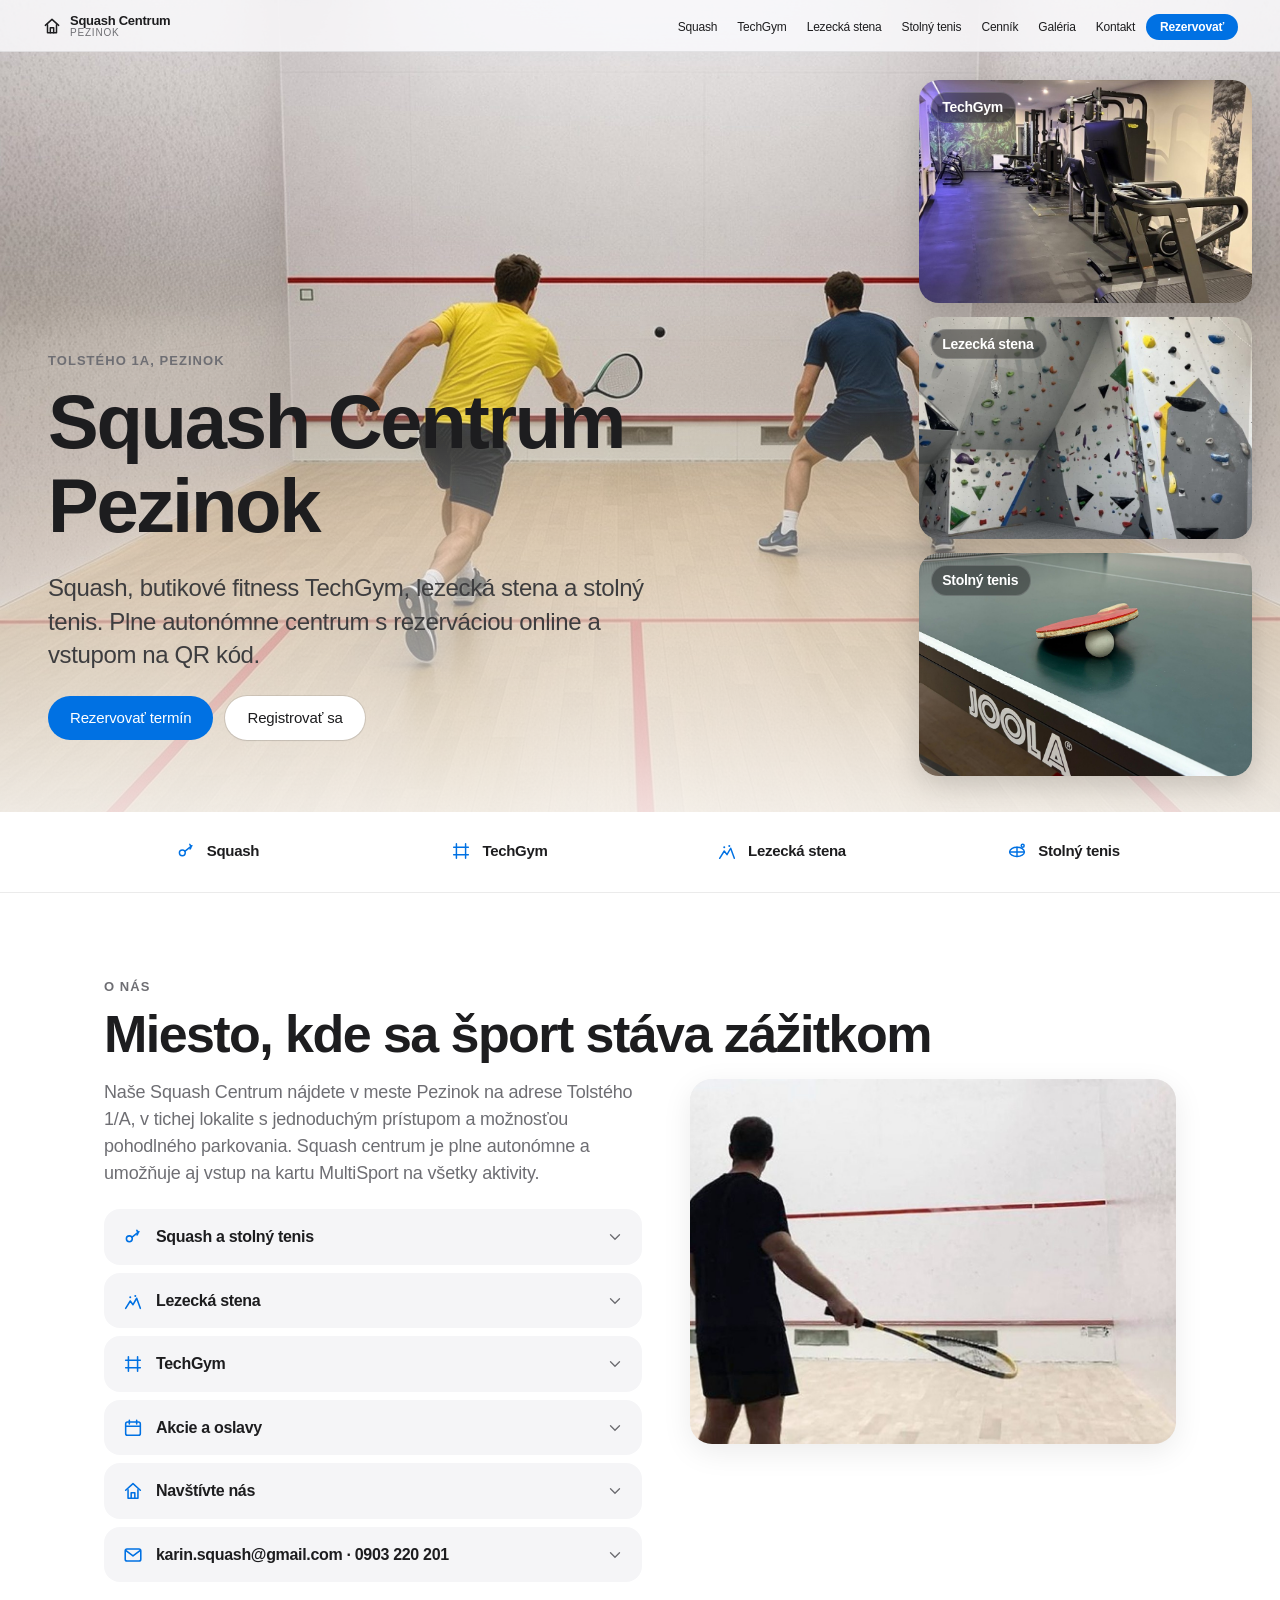
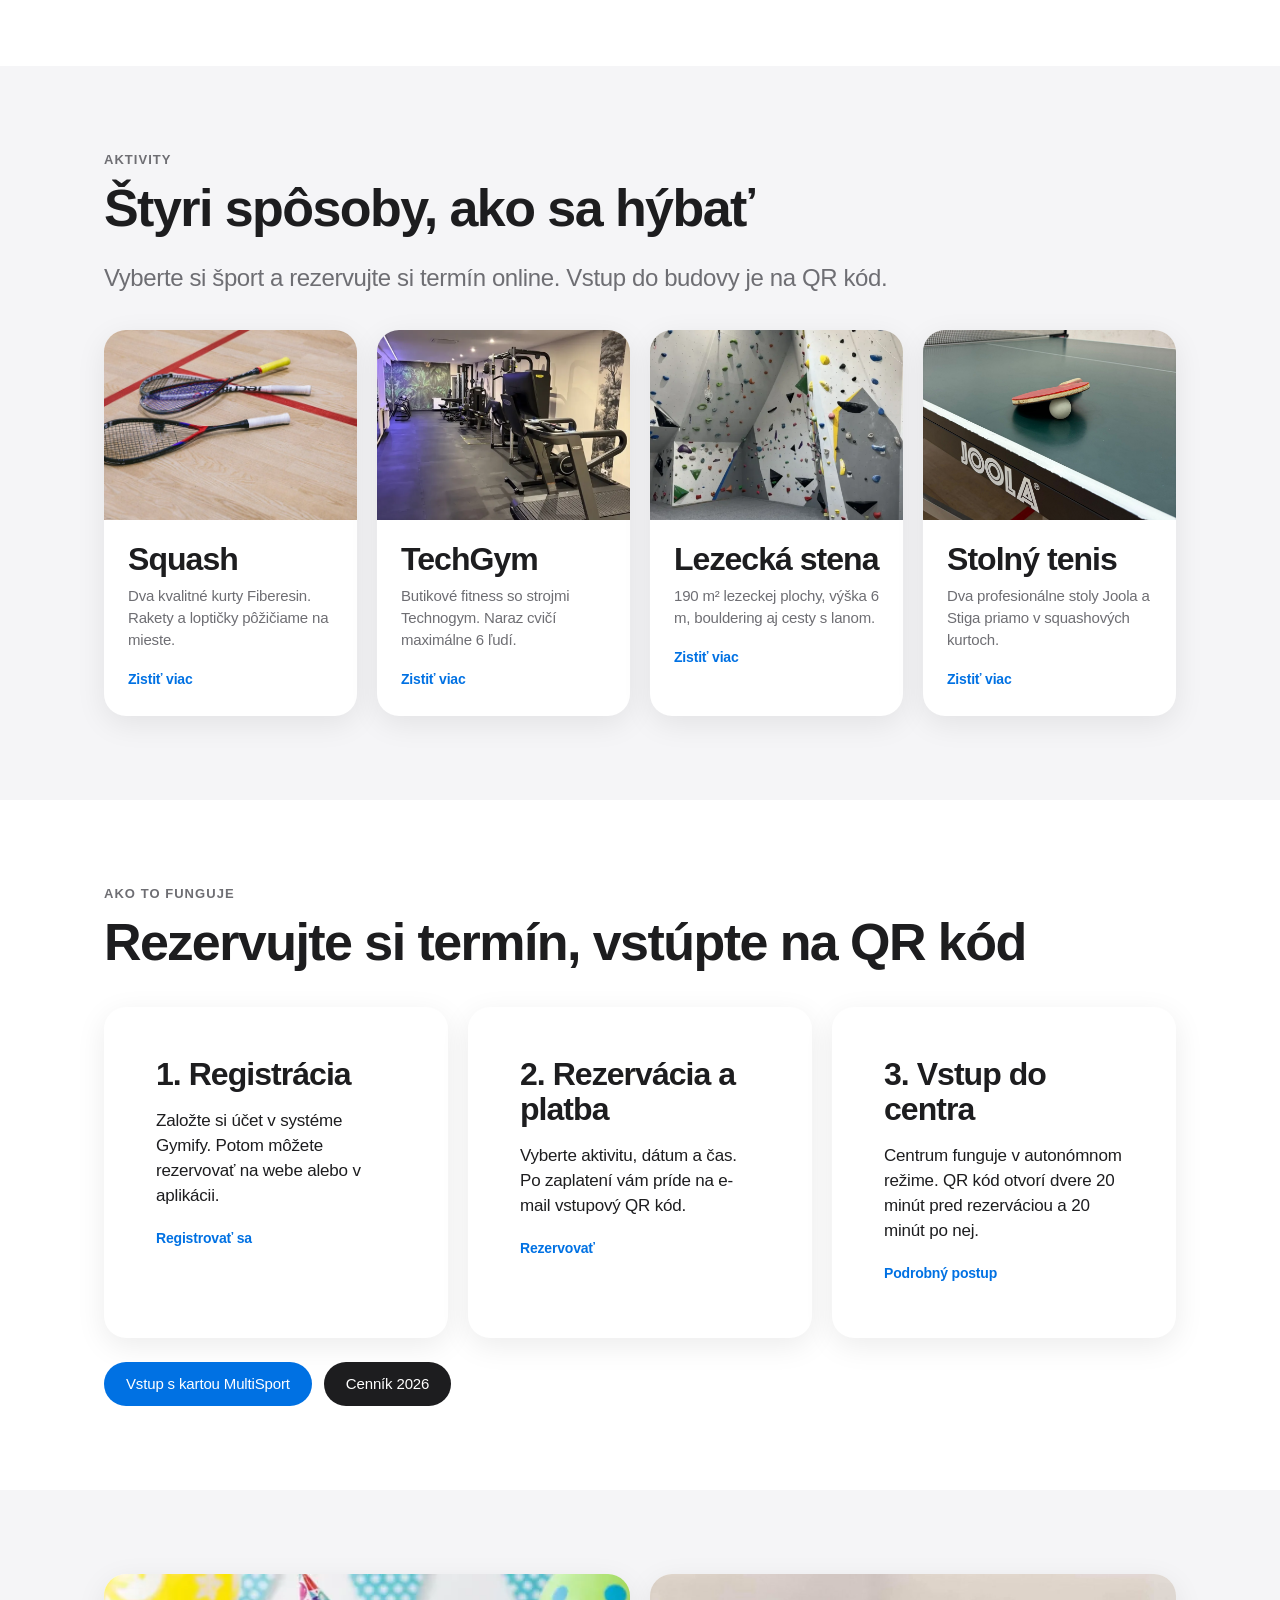
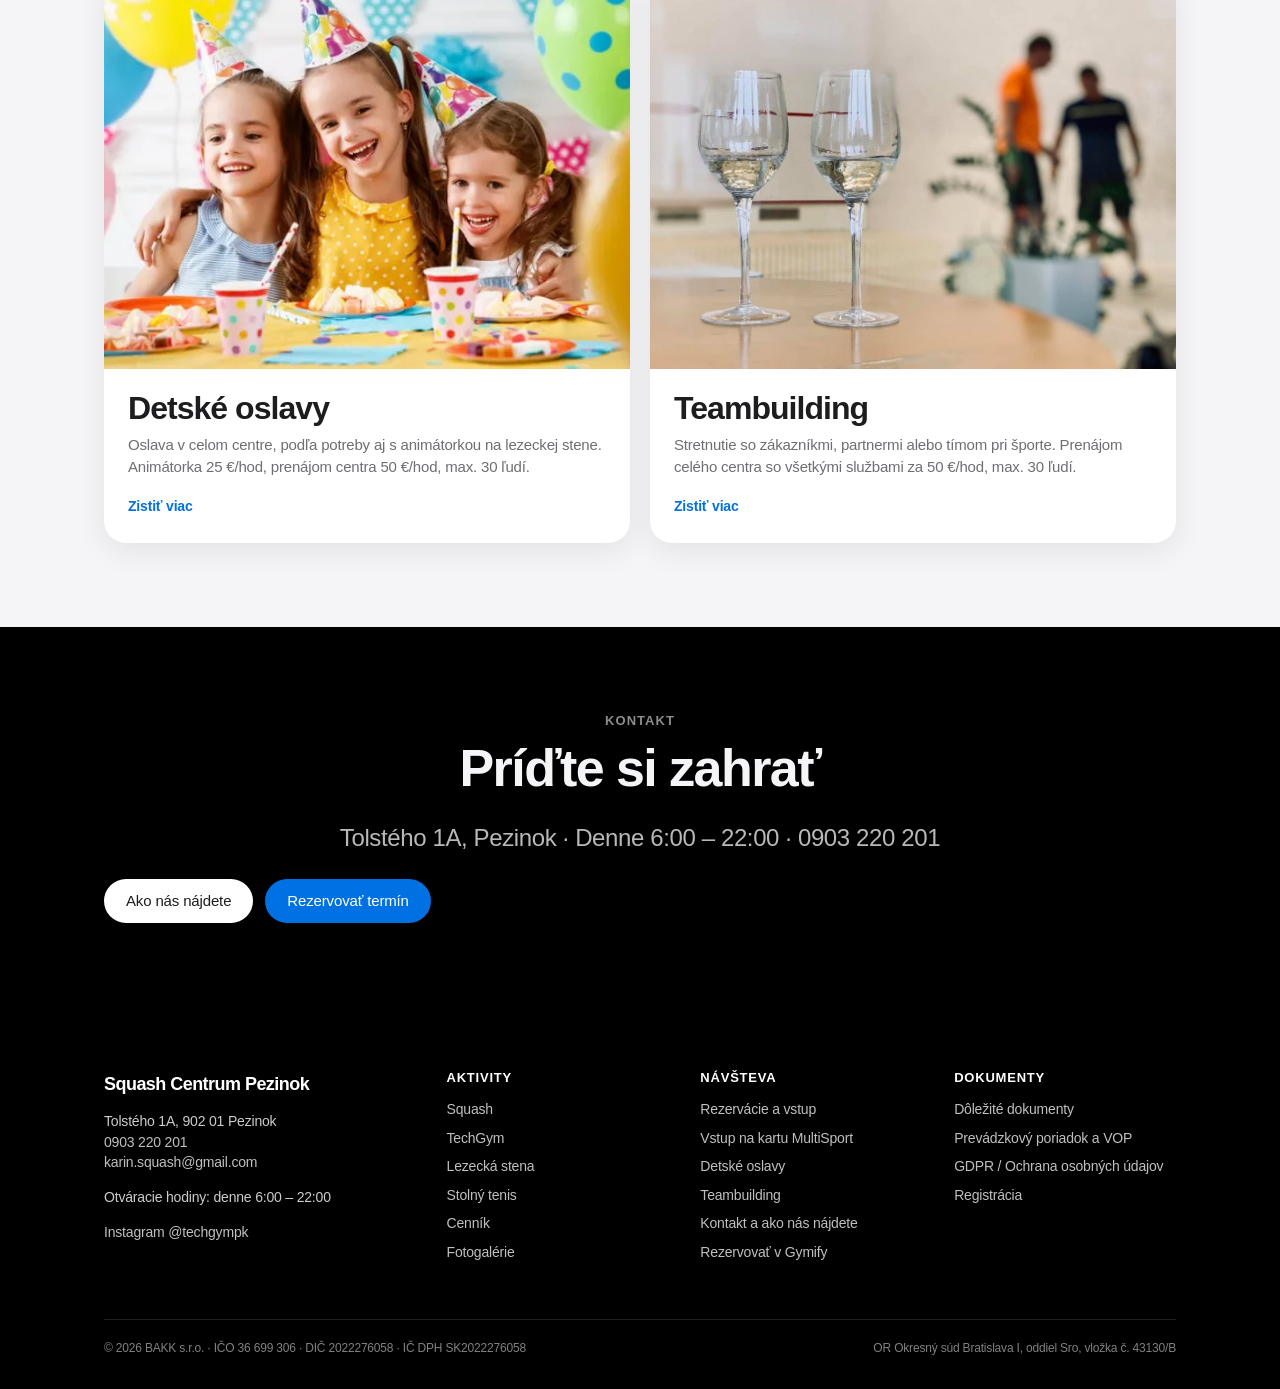
<file: index.html>
<!DOCTYPE html>
<html lang="sk">
<head>
  <meta charset="utf-8">
  <meta name="viewport" content="width=device-width, initial-scale=1">
  <title>Squash Centrum Pezinok</title>
  <meta name="description" content="Squash, TechGym, lezecká stena a stolný tenis v Pezinku. Rezervujte si termín online, vstup je na QR kód. Tolstého 1A.">
  <meta name="theme-color" content="#f5f5f7">
  <link rel="canonical" href="https://squashpk.sk/">
  <link rel="icon" type="image/png" sizes="48x48" href="/images/icons/favicon-48.png">
  <link rel="icon" type="image/png" sizes="192x192" href="/images/icons/favicon-192.png">
  <link rel="icon" href="/favicon.ico" sizes="any">
  <link rel="apple-touch-icon" sizes="180x180" href="/apple-touch-icon.png">
  <link rel="icon" type="image/svg+xml" href="/favicon.svg">
  <link rel="manifest" href="/site.webmanifest">
  <meta property="og:type" content="website">
  <meta property="og:locale" content="sk_SK">
  <meta property="og:site_name" content="Squash Centrum Pezinok">
  <meta property="og:title" content="Squash Centrum Pezinok">
  <meta property="og:description" content="Squash, TechGym, lezecká stena a stolný tenis v Pezinku. Rezervujte si termín online, vstup je na QR kód. Tolstého 1A.">
  <meta property="og:url" content="https://squashpk.sk/">
  <meta property="og:image" content="https://squashpk.sk/images/og.jpg">
  <meta property="og:image:width" content="1200">
  <meta property="og:image:height" content="630">
  <meta name="twitter:card" content="summary_large_image">
  <meta name="twitter:title" content="Squash Centrum Pezinok">
  <meta name="twitter:description" content="Squash, TechGym, lezecká stena a stolný tenis v Pezinku. Rezervujte si termín online, vstup je na QR kód. Tolstého 1A.">
  <meta name="twitter:image" content="https://squashpk.sk/images/og.jpg">
  <link rel="stylesheet" href="/css/style.css">
  <script type="application/ld+json">
  {
    "@context": "https://schema.org",
    "@type": [
      "SportsActivityLocation",
      "LocalBusiness"
    ],
    "@id": "https://squashpk.sk/#business",
    "name": "Squash Centrum Pezinok",
    "alternateName": [
      "Squash Centrum / Techgym",
      "TechGym Pezinok"
    ],
    "url": "https://squashpk.sk/",
    "image": "https://squashpk.sk/images/og.jpg",
    "telephone": "+421903220201",
    "email": "karin.squash@gmail.com",
    "priceRange": "6–16 €",
    "description": "Squash, TechGym, lezecká stena a stolný tenis v Pezinku. Rezervujte si termín online, vstup je na QR kód. Tolstého 1A.",
    "address": {
      "@type": "PostalAddress",
      "streetAddress": "Tolstého 1A",
      "postalCode": "902 01",
      "addressLocality": "Pezinok",
      "addressCountry": "SK"
    },
    "geo": {
      "@type": "GeoCoordinates",
      "latitude": 48.2864866,
      "longitude": 17.2572162
    },
    "openingHoursSpecification": {
      "@type": "OpeningHoursSpecification",
      "dayOfWeek": [
        "Monday",
        "Tuesday",
        "Wednesday",
        "Thursday",
        "Friday",
        "Saturday",
        "Sunday"
      ],
      "opens": "06:00",
      "closes": "22:00"
    },
    "sameAs": [
      "https://www.instagram.com/techgympk/"
    ],
    "potentialAction": {
      "@type": "ReserveAction",
      "target": {
        "@type": "EntryPoint",
        "url": "https://gymify.sk/gym/squash-centrum/booking?hideDefaultHeader=0&preferredType=0"
      }
    }
  }
  </script>
</head>
<body>
<a class="skip-link" href="#obsah">Preskočiť na obsah</a>
<header class="site-header">
  <div class="nav-wrap">
    <a class="brand" href="/" aria-label="Squash Centrum Pezinok – úvod">
      <svg class="brand-mark" viewBox="0 0 24 24" fill="none" stroke="currentColor" stroke-width="1.8" stroke-linecap="round" stroke-linejoin="round" aria-hidden="true">
        <path d="M4 11.2 12 4l8 7.2"/>
        <path d="M6.6 10.6V20h10.8V10.6"/>
        <path d="M10 20v-6h4v6"/>
      </svg>
      <span class="brand-text">
        <span class="brand-name">Squash Centrum</span>
        <span class="brand-sub">Pezinok</span>
      </span>
    </a>
    <button class="nav-toggle" type="button" aria-expanded="false" aria-controls="menu" aria-label="Otvoriť menu">
      <svg viewBox="0 0 24 24" fill="none" stroke="currentColor" stroke-width="1.8" aria-hidden="true"><path d="M4 7h16M4 12h16M4 17h16"/></svg>
    </button>
    <ul class="nav-links" id="menu">
      <li><a href="/squash/">Squash</a></li>
      <li><a href="/techgym/">TechGym</a></li>
      <li><a href="/lezecka-stena/">Lezecká stena</a></li>
      <li><a href="/stolny-tenis/">Stolný tenis</a></li>
      <li><a href="/cennik/">Cenník</a></li>
      <li><a href="/galeria/">Galéria</a></li>
      <li><a href="/kontakt/">Kontakt</a></li>
      <li><a class="btn-nav" href="https://gymify.sk/gym/squash-centrum/booking?hideDefaultHeader=0&preferredType=0" target="_blank" rel="noopener">Rezervovať</a></li>
    </ul>
  </div>
</header>
<main id="obsah">

<section class="hero hero-modern hero-light" data-hero>
  <div class="hero-media" aria-hidden="true">
    <picture>
      <source media="(max-width: 860px)" srcset="/images/new/home-hero-hraci.jpg">
      <img src="/images/new/home-hero-hraci.jpg" alt="Hráči na squashovom kurte v Squash Centre Pezinok" width="2048" height="1536" decoding="async" fetchpriority="high">
    </picture>
  </div>
  <div class="hero-sport-float" aria-hidden="true">
    <a href="/techgym/">
      <img src="/images/sports/techgym-05.jpg" alt="" width="900" height="1200" loading="eager" decoding="async">
      <span>TechGym</span>
    </a>
    <a href="/lezecka-stena/">
      <img src="/images/sports/lezecka-01.jpg" alt="" width="900" height="1200" loading="eager" decoding="async">
      <span>Lezecká stena</span>
    </a>
    <a href="/stolny-tenis/">
      <img src="/images/new/stolny-joola-logo.jpg" alt="" width="2000" height="1500" loading="eager" decoding="async">
      <span>Stolný tenis</span>
    </a>
  </div>
  <div class="hero-content">
    <p class="eyebrow">Tolstého 1A, Pezinok</p>
    <h1>Squash Centrum Pezinok</h1>
    <p class="lead">Squash, butikové fitness TechGym, lezecká stena a stolný tenis. Plne autonómne centrum s rezerváciou online a vstupom na QR kód.</p>
    <div class="cta-row">
<a class="btn btn-primary" href="https://gymify.sk/gym/squash-centrum/booking?hideDefaultHeader=0&preferredType=0&reservable=135" target="_blank" rel="noopener">Rezervovať termín</a>
<a class="btn btn-light" href="https://client.gymify.app/sk?activeTab=register&gymUuid=ca8c86b3-9357-4e39-b32e-3185f0a0b3aa&gymName=Squash" target="_blank" rel="noopener">Registrovať sa</a>
</div>
  </div>
</section>
<section class="activity-chips" aria-label="Aktivity v centre">
  <div class="wrap chips-row">
    <a class="activity-chip" href="/squash/">
      <span class="chip-photo"><img src="/images/sports/squash-court-wide.jpg" alt="" width="1200" height="800" loading="lazy" decoding="async"></span>
      <svg viewBox="0 0 24 24" fill="none" stroke="currentColor" stroke-width="1.6" stroke-linecap="round" aria-hidden="true"><circle cx="8" cy="14" r="3.2"/><path d="M11 12.2 18.5 6.2"/><path d="M16.2 4.8c1.4 1.5 1.5 3.6.2 5"/></svg>
      <span>Squash</span>
    </a>
    <a class="activity-chip" href="/techgym/">
      <span class="chip-photo"><img src="/images/sports/techgym-05.jpg" alt="" width="900" height="1200" loading="lazy" decoding="async"></span>
      <svg viewBox="0 0 24 24" fill="none" stroke="currentColor" stroke-width="1.6" stroke-linecap="round" aria-hidden="true"><path d="M7 4v16M17 4v16M7 8h10M7 16h10M4 8h3M4 16h3M17 8h3M17 16h3"/></svg>
      <span>TechGym</span>
    </a>
    <a class="activity-chip" href="/lezecka-stena/">
      <span class="chip-photo"><img src="/images/sports/lezecka-01.jpg" alt="" width="900" height="1200" loading="lazy" decoding="async"></span>
      <svg viewBox="0 0 24 24" fill="none" stroke="currentColor" stroke-width="1.6" stroke-linecap="round" stroke-linejoin="round" aria-hidden="true"><path d="m4 20 5-8 3 4 4-7 4 11"/><circle cx="9" cy="8" r="1.1" fill="currentColor" stroke="none"/><circle cx="14.5" cy="6.5" r="1.1" fill="currentColor" stroke="none"/></svg>
      <span>Lezecká stena</span>
    </a>
    <a class="activity-chip" href="/stolny-tenis/">
      <span class="chip-photo"><img src="/images/new/stolny-joola-logo.jpg" alt="" width="2000" height="1500" loading="lazy" decoding="async"></span>
      <svg viewBox="0 0 24 24" fill="none" stroke="currentColor" stroke-width="1.6" stroke-linecap="round" aria-hidden="true"><ellipse cx="12" cy="13" rx="8" ry="5"/><path d="M12 8v10M4 13h16"/><circle cx="18.2" cy="6.2" r="1.6"/></svg>
      <span>Stolný tenis</span>
    </a>
  </div>
</section>

<section class="section section-white" id="o-nas">
  <div class="wrap">
    <p class="eyebrow">O nás</p>
    <h2>Miesto, kde sa šport stáva zážitkom</h2>
    <div class="split about-split">
      <div class="about-interactive">
        <p>Naše Squash Centrum nájdete v meste Pezinok na adrese Tolstého 1/A, v tichej lokalite s jednoduchým prístupom a možnosťou pohodlného parkovania. Squash centrum je plne autonómne a umožňuje aj vstup na kartu MultiSport na všetky aktivity.</p>
        <div class="about-accordion">
          <div class="about-acc" data-acc>
            <button type="button" class="about-acc-btn" aria-expanded="false" aria-controls="acc-squash" id="acc-btn-squash">
              <svg viewBox="0 0 24 24" fill="none" stroke="currentColor" stroke-width="1.7" stroke-linecap="round" aria-hidden="true"><circle cx="8" cy="14" r="3.2"/><path d="M11 12.2 18.5 6.2"/><path d="M16.2 4.8c1.4 1.5 1.5 3.6.2 5"/></svg>
              <span class="about-acc-title">Squash a stolný tenis</span>
              <svg class="about-acc-chevron" viewBox="0 0 24 24" fill="none" stroke="currentColor" stroke-width="1.8" stroke-linecap="round" aria-hidden="true"><path d="m6 9 6 6 6-6"/></svg>
            </button>
            <div class="about-acc-panel" id="acc-squash" role="region" aria-labelledby="acc-btn-squash">
              <div class="about-acc-inner">
                <p>Pre priaznivcov rýchleho a dynamického športu máme k dispozícii kvalitne vybavené <a href="/squash/">squashové kurty</a>. Ak nemáte vlastnú výbavu, squashovú raketu si môžete jednoducho požičať priamo u nás. Ponúkame aj <a href="/stolny-tenis/">stolný tenis</a> na dvoch profesionálnych stoloch Joola a Stiga, ktoré spĺňajú nároky aj náročnejších hráčov.</p>
              </div>
            </div>
          </div>

          <div class="about-acc" data-acc>
            <button type="button" class="about-acc-btn" aria-expanded="false" aria-controls="acc-lezecka" id="acc-btn-lezecka">
              <svg viewBox="0 0 24 24" fill="none" stroke="currentColor" stroke-width="1.7" stroke-linecap="round" stroke-linejoin="round" aria-hidden="true"><path d="m4 20 5-8 3 4 4-7 4 11"/><circle cx="9" cy="8" r="1.1" fill="currentColor" stroke="none"/><circle cx="14.5" cy="6.5" r="1.1" fill="currentColor" stroke="none"/></svg>
              <span class="about-acc-title">Lezecká stena</span>
              <svg class="about-acc-chevron" viewBox="0 0 24 24" fill="none" stroke="currentColor" stroke-width="1.8" stroke-linecap="round" aria-hidden="true"><path d="m6 9 6 6 6-6"/></svg>
            </button>
            <div class="about-acc-panel" id="acc-lezecka" role="region" aria-labelledby="acc-btn-lezecka">
              <div class="about-acc-inner">
                <p>Pre tých, ktorí obľubujú lezenie, máme pripravenú priestrannú a modernú <a href="/lezecka-stena/">lezeckú stenu</a> s rozlohou až 190 m². Steny sú vhodné na bouldering aj na lezenie s lanom, takže si u nás prídu na svoje začiatočníci aj skúsení lezci.</p>
              </div>
            </div>
          </div>

          <div class="about-acc" data-acc>
            <button type="button" class="about-acc-btn" aria-expanded="false" aria-controls="acc-techgym" id="acc-btn-techgym">
              <svg viewBox="0 0 24 24" fill="none" stroke="currentColor" stroke-width="1.7" stroke-linecap="round" aria-hidden="true"><path d="M7 4v16M17 4v16M7 8h10M7 16h10M4 8h3M4 16h3M17 8h3M17 16h3"/></svg>
              <span class="about-acc-title">TechGym</span>
              <svg class="about-acc-chevron" viewBox="0 0 24 24" fill="none" stroke="currentColor" stroke-width="1.8" stroke-linecap="round" aria-hidden="true"><path d="m6 9 6 6 6-6"/></svg>
            </button>
            <div class="about-acc-panel" id="acc-techgym" role="region" aria-labelledby="acc-btn-techgym">
              <div class="about-acc-inner">
                <p>Naša posilňovňa <a href="/techgym/">TechGym</a> je butikové fitness centrum vybavené strojmi Technogym. Namiesto desiatok návštevníkov naraz ponúkame limitovaný počet miest. Vďaka rezervačnému systému cvičí naraz maximálne 6 ľudí.</p>
              </div>
            </div>
          </div>

          <div class="about-acc" data-acc>
            <button type="button" class="about-acc-btn" aria-expanded="false" aria-controls="acc-akcie" id="acc-btn-akcie">
              <svg viewBox="0 0 24 24" fill="none" stroke="currentColor" stroke-width="1.7" stroke-linecap="round" stroke-linejoin="round" aria-hidden="true"><rect x="4" y="5.5" width="16" height="14.5" rx="2"/><path d="M8 3.5v4M16 3.5v4M4 10h16"/></svg>
              <span class="about-acc-title">Akcie a oslavy</span>
              <svg class="about-acc-chevron" viewBox="0 0 24 24" fill="none" stroke="currentColor" stroke-width="1.8" stroke-linecap="round" aria-hidden="true"><path d="m6 9 6 6 6-6"/></svg>
            </button>
            <div class="about-acc-panel" id="acc-akcie" role="region" aria-labelledby="acc-btn-akcie">
              <div class="about-acc-inner">
                <p>Naše Squash centrum je navyše ideálnym miestom na organizáciu rôznych podujatí – či už ide o športové firemné akcie, <a href="/teambuilding/">teambuildingy</a>, rodinné stretnutia alebo veselé <a href="/oslavy/">detské oslavy</a>.</p>
              </div>
            </div>
          </div>

          <div class="about-acc" data-acc>
            <button type="button" class="about-acc-btn" aria-expanded="false" aria-controls="acc-navstivte" id="acc-btn-navstivte">
              <svg viewBox="0 0 24 24" fill="none" stroke="currentColor" stroke-width="1.7" stroke-linecap="round" stroke-linejoin="round" aria-hidden="true"><path d="M4 11.2 12 4l8 7.2"/><path d="M6.6 10.6V20h10.8V10.6"/><path d="M10 20v-6h4v6"/></svg>
              <span class="about-acc-title">Navštívte nás</span>
              <svg class="about-acc-chevron" viewBox="0 0 24 24" fill="none" stroke="currentColor" stroke-width="1.8" stroke-linecap="round" aria-hidden="true"><path d="m6 9 6 6 6-6"/></svg>
            </button>
            <div class="about-acc-panel" id="acc-navstivte" role="region" aria-labelledby="acc-btn-navstivte">
              <div class="about-acc-inner">
                <p>Navštívte nás a objavte miesto, kde sa šport stáva zážitkom. Spojte pohyb, zábavu a príjemnú atmosféru na jednom mieste. Tešíme sa na vašu návštevu!</p>
              </div>
            </div>
          </div>

          <div class="about-acc" data-acc>
            <button type="button" class="about-acc-btn" aria-expanded="false" aria-controls="acc-kontakt" id="acc-btn-kontakt">
              <svg viewBox="0 0 24 24" fill="none" stroke="currentColor" stroke-width="1.7" stroke-linecap="round" stroke-linejoin="round" aria-hidden="true"><rect x="3.5" y="5.5" width="17" height="13" rx="2"/><path d="m4 7 8 6 8-6"/></svg>
              <span class="about-acc-title">karin.squash@gmail.com · 0903 220 201</span>
              <svg class="about-acc-chevron" viewBox="0 0 24 24" fill="none" stroke="currentColor" stroke-width="1.8" stroke-linecap="round" aria-hidden="true"><path d="m6 9 6 6 6-6"/></svg>
            </button>
            <div class="about-acc-panel" id="acc-kontakt" role="region" aria-labelledby="acc-btn-kontakt">
              <div class="about-acc-inner">
                <p>Pre viac informácií nám napíšte na <a href="mailto:karin.squash@gmail.com">karin.squash@gmail.com</a> alebo zavolajte na <a href="tel:+421903220201">0903 220 201</a>.</p>
              </div>
            </div>
          </div>

        </div>
      </div>
      <div class="split-media">
        <img src="/images/new/hero-court-bright-desktop.jpg" alt="Hráč na squashovom kurte v Pezinku" width="1350" height="759" loading="lazy" decoding="async">
      </div>
    </div>
  </div>
</section>

<section class="section section-gray" id="aktivity">
  <div class="wrap">
    <p class="eyebrow">Aktivity</p>
    <h2>Štyri spôsoby, ako sa hýbať</h2>
    <p class="lead">Vyberte si šport a rezervujte si termín online. Vstup do budovy je na QR kód.</p>
    <div class="card-grid card-grid-4 mt-l">
      <a class="sport-card" href="/squash/">
        <div class="thumb"><img src="/images/sports/squash-court-wide.jpg" alt="Squashové rakety na kurte v Pezinku" width="1200" height="800" loading="lazy" decoding="async"></div>
        <div class="body">
          <h3>Squash</h3>
          <p>Dva kvalitné kurty Fiberesin. Rakety a loptičky pôžičiame na mieste.</p>
          <span class="card-cta">Zistiť viac</span>
        </div>
      </a>
      <a class="sport-card" href="/techgym/">
        <div class="thumb"><picture>
  <source type="image/webp" srcset="/images/sports/techgym-05.webp">
  <source type="image/jpeg" srcset="/images/sports/techgym-05.jpg">
  <img src="/images/sports/techgym-05.jpg" alt="Priestor butikového fitness centra TechGym" width="900" height="1200" loading="lazy" decoding="async">
</picture></div>
        <div class="body">
          <h3>TechGym</h3>
          <p>Butikové fitness so strojmi Technogym. Naraz cvičí maximálne 6 ľudí.</p>
          <span class="card-cta">Zistiť viac</span>
        </div>
      </a>
      <a class="sport-card" href="/lezecka-stena/">
        <div class="thumb"><picture>
  <source type="image/webp" srcset="/images/sports/lezecka-01.webp">
  <source type="image/jpeg" srcset="/images/sports/lezecka-01.jpg">
  <img src="/images/sports/lezecka-01.jpg" alt="Lezecká stena Squash Centra Pezinok" width="900" height="1200" loading="lazy" decoding="async">
</picture></div>
        <div class="body">
          <h3>Lezecká stena</h3>
          <p>190 m² lezeckej plochy, výška 6 m, bouldering aj cesty s lanom.</p>
          <span class="card-cta">Zistiť viac</span>
        </div>
      </a>
      <a class="sport-card" href="/stolny-tenis/">
        <div class="thumb"><img src="/images/new/stolny-joola-logo.jpg" alt="Raketa a loptička na stole stolného tenisu" width="2000" height="1500" loading="lazy" decoding="async"></div>
        <div class="body">
          <h3>Stolný tenis</h3>
          <p>Dva profesionálne stoly Joola a Stiga priamo v squashových kurtoch.</p>
          <span class="card-cta">Zistiť viac</span>
        </div>
      </a>
    </div>
  </div>
</section>

<section class="section section-white">
  <div class="wrap">
    <p class="eyebrow">Ako to funguje</p>
    <h2>Rezervujte si termín, vstúpte na QR kód</h2>
    <div class="card-grid card-grid-3 mt-l">
      <div class="info-card">
        <div class="body">
          <h3>1. Registrácia</h3>
          <p>Založte si účet v systéme Gymify. Potom môžete rezervovať na webe alebo v aplikácii.</p>
          <a class="card-cta" href="https://client.gymify.app/sk?activeTab=register&gymUuid=ca8c86b3-9357-4e39-b32e-3185f0a0b3aa&gymName=Squash" target="_blank" rel="noopener">Registrovať sa</a>
        </div>
      </div>
      <div class="info-card">
        <div class="body">
          <h3>2. Rezervácia a platba</h3>
          <p>Vyberte aktivitu, dátum a čas. Po zaplatení vám príde na e-mail vstupový QR kód.</p>
          <a class="card-cta" href="https://gymify.sk/gym/squash-centrum/booking?hideDefaultHeader=0&preferredType=0" target="_blank" rel="noopener">Rezervovať</a>
        </div>
      </div>
      <div class="info-card">
        <div class="body">
          <h3>3. Vstup do centra</h3>
          <p>Centrum funguje v autonómnom režime. QR kód otvorí dvere 20 minút pred rezerváciou a 20 minút po nej.</p>
          <a class="card-cta" href="/rezervacie/">Podrobný postup</a>
        </div>
      </div>
    </div>
    <div class="cta-row">
      <a class="btn btn-primary" href="https://gymify.sk/gym/squash-centrum/booking?hideDefaultHeader=0&preferredType=0&reservable=184" target="_blank" rel="noopener">Vstup s kartou MultiSport</a>
      <a class="btn btn-dark" href="/cennik/">Cenník 2026</a>
    </div>
  </div>
</section>

<section class="section section-gray">
  <div class="wrap">
    <div class="card-grid">
      <a class="sport-card" href="/oslavy/">
        <div class="thumb"><picture>
  <source type="image/webp" srcset="/images/sports/oslavy-01.webp">
  <source type="image/jpeg" srcset="/images/sports/oslavy-01.jpg">
  <img src="/images/sports/oslavy-01.jpg" alt="Priestory Squash Centra vhodné na detskú oslavu" width="800" height="450" loading="lazy" decoding="async">
</picture></div>
        <div class="body">
          <h3>Detské oslavy</h3>
          <p>Oslava v celom centre, podľa potreby aj s animátorkou na lezeckej stene. Animátorka 25&nbsp;€/hod, prenájom centra 50&nbsp;€/hod, max. 30 ľudí.</p>
          <span class="card-cta">Zistiť viac</span>
        </div>
      </a>
      <a class="sport-card" href="/teambuilding/">
        <div class="thumb"><img src="/images/new/onas-standin-lounge.jpg" alt="Lounge a pohľad na kurty" width="1200" height="799" loading="lazy" decoding="async"></div>
        <div class="body">
          <h3>Teambuilding</h3>
          <p>Stretnutie so zákazníkmi, partnermi alebo tímom pri športe. Prenájom celého centra so všetkými službami za 50&nbsp;€/hod, max. 30 ľudí.</p>
          <span class="card-cta">Zistiť viac</span>
        </div>
      </a>
    </div>
  </div>
</section>

<section class="section section-dark">
  <div class="wrap center">
    <p class="eyebrow">Kontakt</p>
    <h2>Príďte si zahrať</h2>
    <p class="lead">Tolstého 1A, Pezinok · Denne 6:00 – 22:00 · 0903 220 201</p>
    <div class="cta-row">
<a class="btn btn-light" href="/kontakt/">Ako nás nájdete</a>
<a class="btn btn-primary" href="https://gymify.sk/gym/squash-centrum/booking?hideDefaultHeader=0&preferredType=0&reservable=135" target="_blank" rel="noopener">Rezervovať termín</a>
</div>
  </div>
</section>

</main>
<footer class="site-footer">
  <div class="wrap">
    <div class="footer-grid">
      <div>
        <div class="footer-brand">Squash Centrum Pezinok</div>
        <p>Tolstého 1A, 902 01 Pezinok<br>
        <a href="tel:+421903220201">0903 220 201</a><br>
        <a href="mailto:karin.squash@gmail.com">karin.squash@gmail.com</a></p>
        <p>Otváracie hodiny: denne 6:00 – 22:00</p>
        <p>
          <a href="https://www.instagram.com/techgympk/" rel="noopener" target="_blank">Instagram @techgympk</a>
        </p>
      </div>
      <div>
        <h4>Aktivity</h4>
        <ul>
          <li><a href="/squash/">Squash</a></li>
          <li><a href="/techgym/">TechGym</a></li>
          <li><a href="/lezecka-stena/">Lezecká stena</a></li>
          <li><a href="/stolny-tenis/">Stolný tenis</a></li>
          <li><a href="/cennik/">Cenník</a></li>
          <li><a href="/galeria/">Fotogalérie</a></li>
        </ul>
      </div>
      <div>
        <h4>Návšteva</h4>
        <ul>
          <li><a href="/rezervacie/">Rezervácie a vstup</a></li>
          <li><a href="/multisport/">Vstup na kartu MultiSport</a></li>
          <li><a href="/oslavy/">Detské oslavy</a></li>
          <li><a href="/teambuilding/">Teambuilding</a></li>
          <li><a href="/kontakt/">Kontakt a ako nás nájdete</a></li>
          <li><a href="https://gymify.sk/gym/squash-centrum/booking?hideDefaultHeader=0&preferredType=0" target="_blank" rel="noopener">Rezervovať v Gymify</a></li>
        </ul>
      </div>
      <div>
        <h4>Dokumenty</h4>
        <ul>
          <li><a href="/dokumenty/">Dôležité dokumenty</a></li>
          <li><a href="/dokumenty/prevadzkovy-poriadok-a-vop.pdf">Prevádzkový poriadok a VOP</a></li>
          <li><a href="/dokumenty/gdpr.pdf">GDPR / Ochrana osobných údajov</a></li>
          <li><a href="https://client.gymify.app/sk?activeTab=register&gymUuid=ca8c86b3-9357-4e39-b32e-3185f0a0b3aa&gymName=Squash" target="_blank" rel="noopener">Registrácia</a></li>
        </ul>
      </div>
    </div>
    <div class="legal">
      <div>© 2026 BAKK s.r.o. · IČO 36 699 306 · DIČ 2022276058 · IČ DPH SK2022276058</div>
      <div>OR Okresný súd Bratislava I, oddiel Sro, vložka č. 43130/B</div>
    </div>
  </div>
</footer>
<script src="/js/main.js"></script>
</body>
</html>
</file>
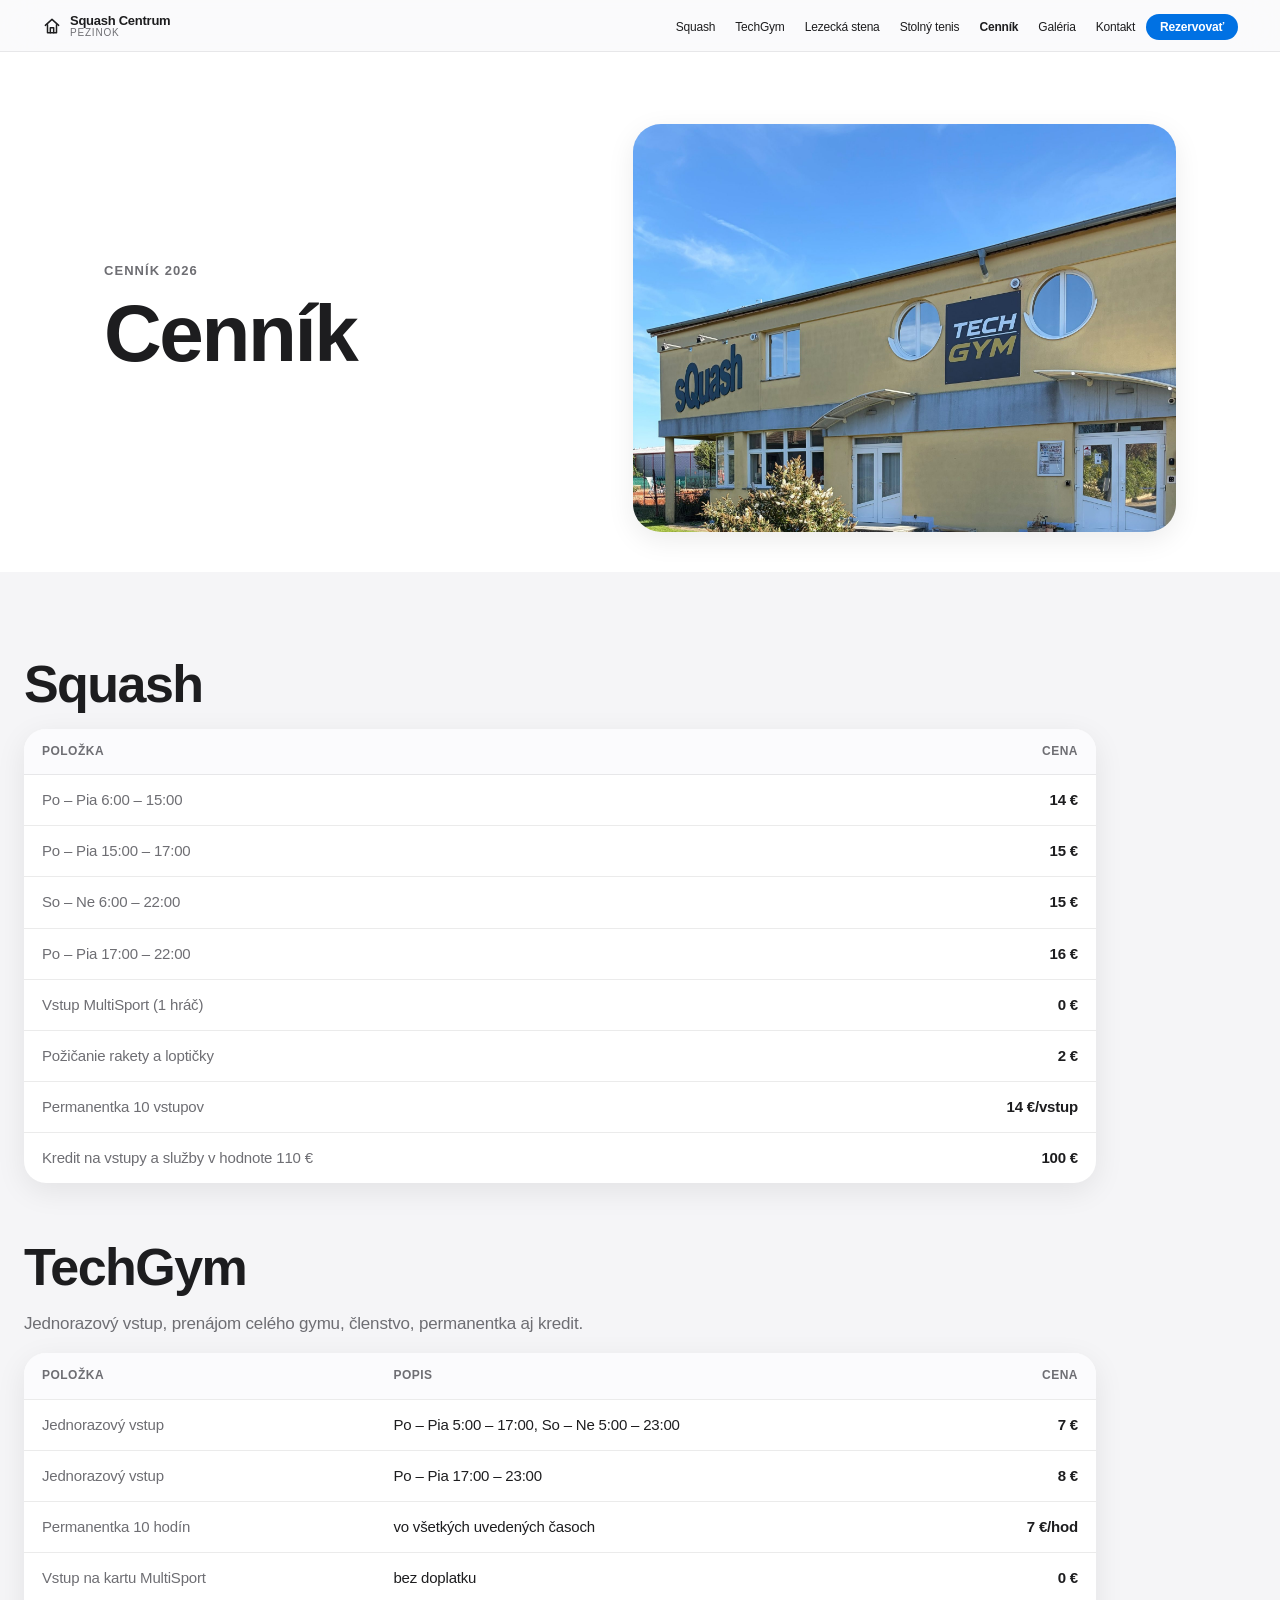
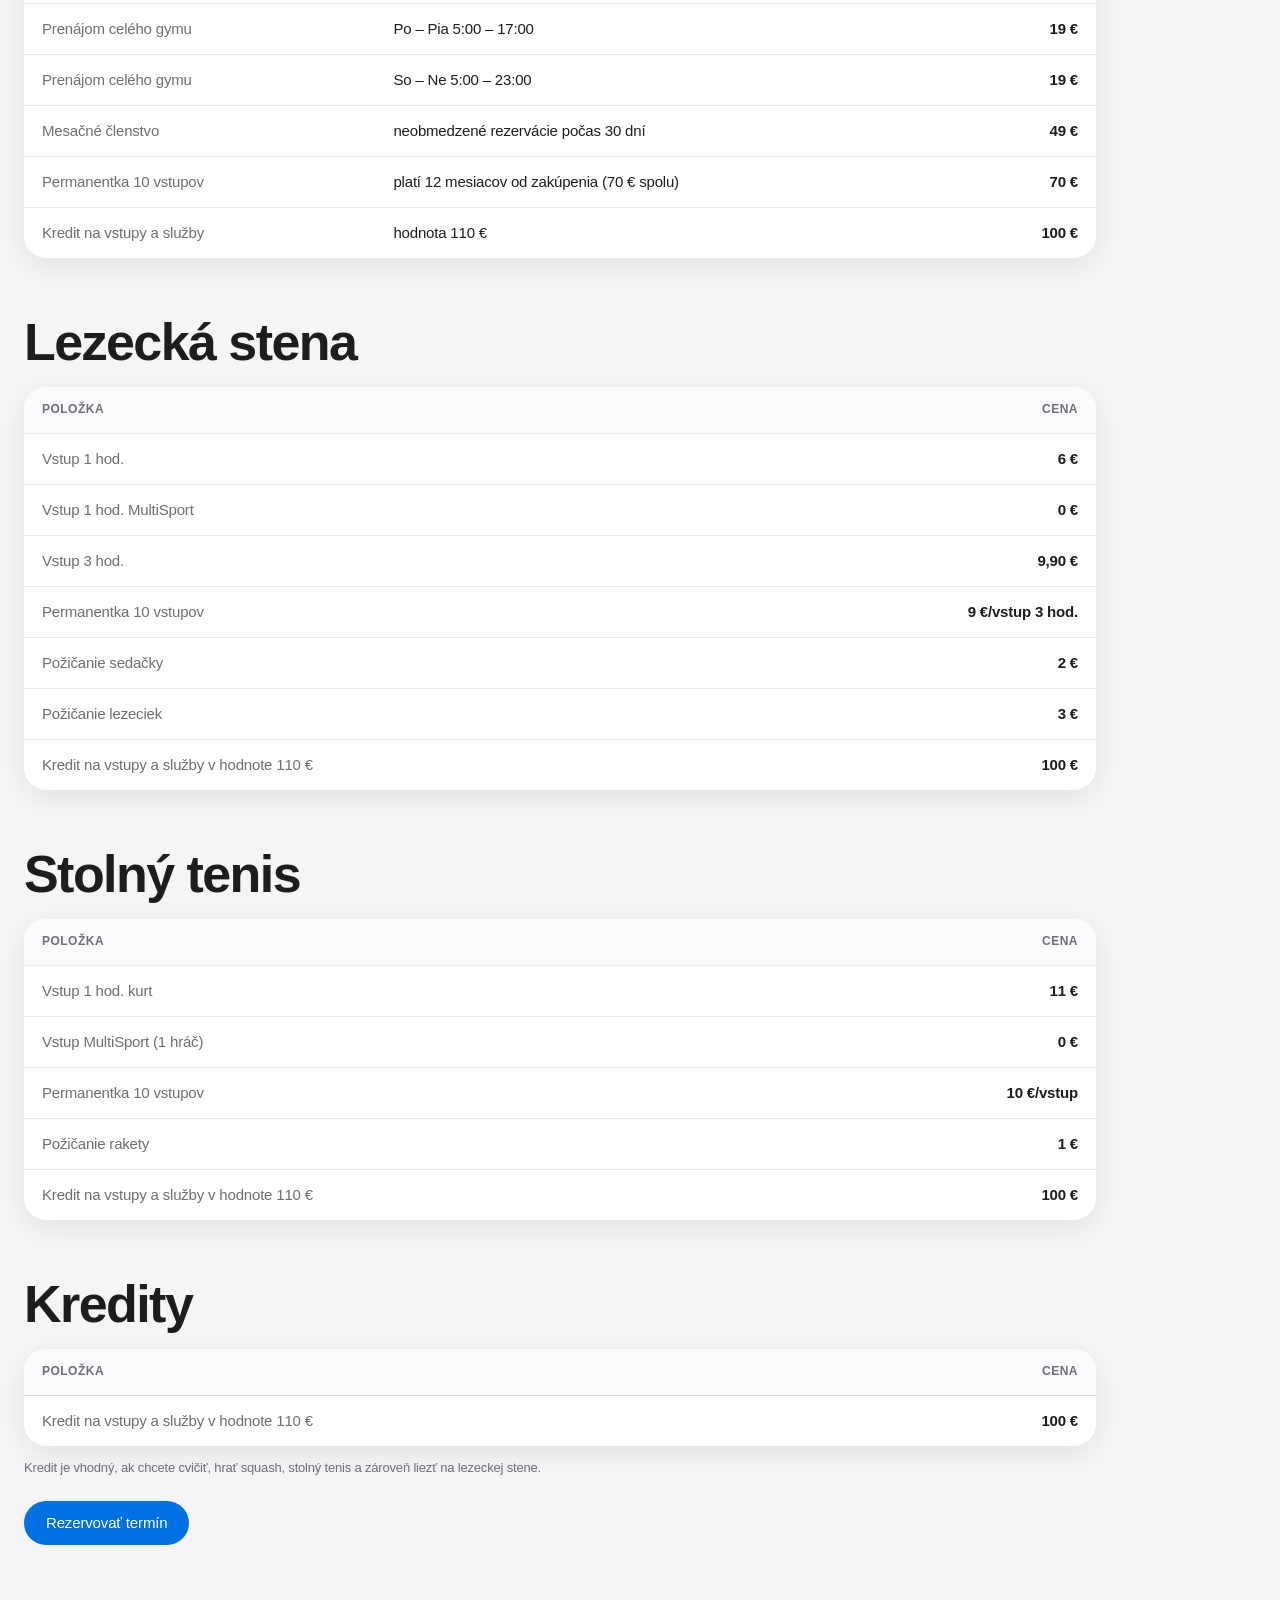
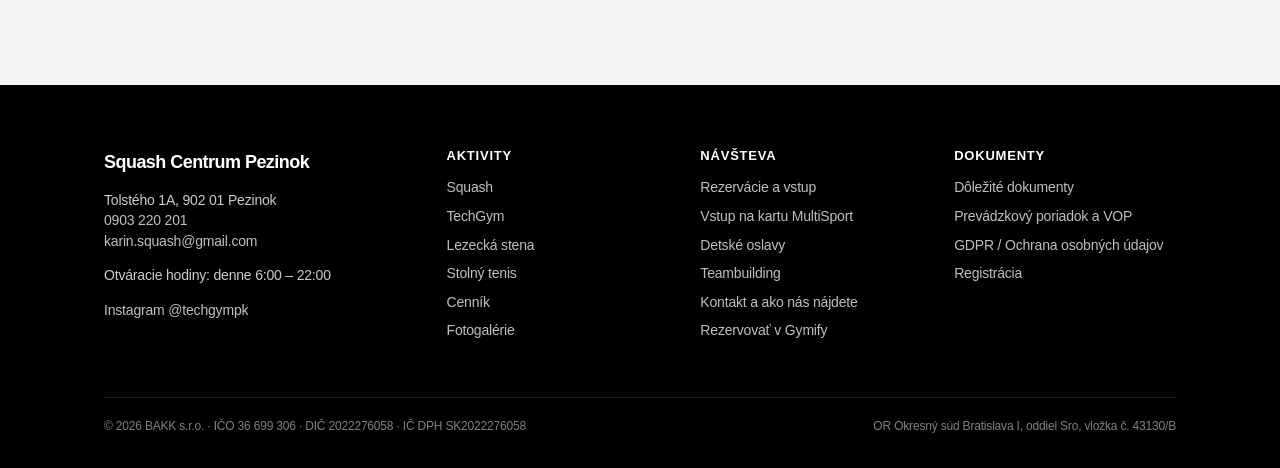
<file: cennik/index.html>
<!DOCTYPE html>
<html lang="sk">
<head>
  <meta charset="utf-8">
  <meta name="viewport" content="width=device-width, initial-scale=1">
  <title>Cenník · Squash Centrum Pezinok</title>
  <meta name="description" content="Cenník Squash Centra Pezinok 2026: squash, TechGym, lezecká stena, stolný tenis, kredit a MultiSport.">
  <meta name="theme-color" content="#f5f5f7">
  <link rel="canonical" href="https://squashpk.sk/cennik/">
  <link rel="icon" type="image/png" sizes="48x48" href="/images/icons/favicon-48.png">
  <link rel="icon" type="image/png" sizes="192x192" href="/images/icons/favicon-192.png">
  <link rel="icon" href="/favicon.ico" sizes="any">
  <link rel="apple-touch-icon" sizes="180x180" href="/apple-touch-icon.png">
  <link rel="icon" type="image/svg+xml" href="/favicon.svg">
  <link rel="manifest" href="/site.webmanifest">
  <meta property="og:type" content="website">
  <meta property="og:locale" content="sk_SK">
  <meta property="og:site_name" content="Squash Centrum Pezinok">
  <meta property="og:title" content="Cenník · Squash Centrum Pezinok">
  <meta property="og:description" content="Cenník Squash Centra Pezinok 2026: squash, TechGym, lezecká stena, stolný tenis, kredit a MultiSport.">
  <meta property="og:url" content="https://squashpk.sk/cennik/">
  <meta property="og:image" content="https://squashpk.sk/images/og.jpg">
  <meta property="og:image:width" content="1200">
  <meta property="og:image:height" content="630">
  <meta name="twitter:card" content="summary_large_image">
  <meta name="twitter:title" content="Cenník · Squash Centrum Pezinok">
  <meta name="twitter:description" content="Cenník Squash Centra Pezinok 2026: squash, TechGym, lezecká stena, stolný tenis, kredit a MultiSport.">
  <meta name="twitter:image" content="https://squashpk.sk/images/og.jpg">
  <link rel="stylesheet" href="/css/style.css">
</head>
<body>
<a class="skip-link" href="#obsah">Preskočiť na obsah</a>
<header class="site-header">
  <div class="nav-wrap">
    <a class="brand" href="/" aria-label="Squash Centrum Pezinok – úvod">
      <svg class="brand-mark" viewBox="0 0 24 24" fill="none" stroke="currentColor" stroke-width="1.8" stroke-linecap="round" stroke-linejoin="round" aria-hidden="true">
        <path d="M4 11.2 12 4l8 7.2"/>
        <path d="M6.6 10.6V20h10.8V10.6"/>
        <path d="M10 20v-6h4v6"/>
      </svg>
      <span class="brand-text">
        <span class="brand-name">Squash Centrum</span>
        <span class="brand-sub">Pezinok</span>
      </span>
    </a>
    <button class="nav-toggle" type="button" aria-expanded="false" aria-controls="menu" aria-label="Otvoriť menu">
      <svg viewBox="0 0 24 24" fill="none" stroke="currentColor" stroke-width="1.8" aria-hidden="true"><path d="M4 7h16M4 12h16M4 17h16"/></svg>
    </button>
    <ul class="nav-links" id="menu">
      <li><a href="/squash/">Squash</a></li>
      <li><a href="/techgym/">TechGym</a></li>
      <li><a href="/lezecka-stena/">Lezecká stena</a></li>
      <li><a href="/stolny-tenis/">Stolný tenis</a></li>
      <li><a href="/cennik/" aria-current="page">Cenník</a></li>
      <li><a href="/galeria/">Galéria</a></li>
      <li><a href="/kontakt/">Kontakt</a></li>
      <li><a class="btn-nav" href="https://gymify.sk/gym/squash-centrum/booking?hideDefaultHeader=0&preferredType=0" target="_blank" rel="noopener">Rezervovať</a></li>
    </ul>
  </div>
</header>
<main id="obsah">

<section class="section section-white page-intro page-intro-with-photo">
  <div class="wrap intro-photo-grid">
    <div class="intro-photo-copy">
      <p class="eyebrow">Cenník 2026</p>
      <h1>Cenník</h1>
    </div>
    <figure class="intro-photo">
      <img src="/images/new/budova-hero.jpg" alt="Budova Squash Centra Pezinok so značkami sQuash a TECH GYM, Tolstého 1A" width="2000" height="1500" decoding="async" fetchpriority="high">
    </figure>
  </div>
</section>

<section class="section section-gray" id="squash">
  <div class="wrap price-block">
    <h2>Squash</h2>
    <div class="table-wrap"><table class="prices"><thead><tr><th>Položka</th><th>Cena</th></tr></thead><tbody><tr><td class="desc">Po – Pia 6:00 – 15:00</td><td>14&nbsp;€</td></tr><tr><td class="desc">Po – Pia 15:00 – 17:00</td><td>15&nbsp;€</td></tr><tr><td class="desc">So – Ne 6:00 – 22:00</td><td>15&nbsp;€</td></tr><tr><td class="desc">Po – Pia 17:00 – 22:00</td><td>16&nbsp;€</td></tr><tr><td class="desc">Vstup MultiSport (1 hráč)</td><td>0&nbsp;€</td></tr><tr><td class="desc">Požičanie rakety a loptičky</td><td>2&nbsp;€</td></tr><tr><td class="desc">Permanentka 10 vstupov</td><td>14&nbsp;€/vstup</td></tr><tr><td class="desc">Kredit na vstupy a služby v hodnote 110&nbsp;€</td><td>100&nbsp;€</td></tr></tbody></table></div>
  </div>

  <div class="wrap price-block" id="techgym">
    <h2>TechGym</h2>
    <p class="intro">Jednorazový vstup, prenájom celého gymu, členstvo, permanentka aj kredit.</p>
    <div class="table-wrap"><table class="prices"><thead><tr><th>Položka</th><th>Popis</th><th>Cena</th></tr></thead><tbody><tr><td class="desc">Jednorazový vstup</td><td>Po – Pia 5:00 – 17:00, So – Ne 5:00 – 23:00</td><td>7&nbsp;€</td></tr><tr><td class="desc">Jednorazový vstup</td><td>Po – Pia 17:00 – 23:00</td><td>8&nbsp;€</td></tr><tr><td class="desc">Permanentka 10 hodín</td><td>vo všetkých uvedených časoch</td><td>7&nbsp;€/hod</td></tr><tr><td class="desc">Vstup na kartu MultiSport</td><td>bez doplatku</td><td>0&nbsp;€</td></tr><tr><td class="desc">Prenájom celého gymu</td><td>Po – Pia 5:00 – 17:00</td><td>19&nbsp;€</td></tr><tr><td class="desc">Prenájom celého gymu</td><td>So – Ne 5:00 – 23:00</td><td>19&nbsp;€</td></tr><tr><td class="desc">Mesačné členstvo</td><td>neobmedzené rezervácie počas 30 dní</td><td>49&nbsp;€</td></tr><tr><td class="desc">Permanentka 10 vstupov</td><td>platí 12 mesiacov od zakúpenia (70&nbsp;€ spolu)</td><td>70&nbsp;€</td></tr><tr><td class="desc">Kredit na vstupy a služby</td><td>hodnota 110&nbsp;€</td><td>100&nbsp;€</td></tr></tbody></table></div>
  </div>

  <div class="wrap price-block" id="lezecka">
    <h2>Lezecká stena</h2>
    <div class="table-wrap"><table class="prices"><thead><tr><th>Položka</th><th>Cena</th></tr></thead><tbody><tr><td class="desc">Vstup 1 hod.</td><td>6&nbsp;€</td></tr><tr><td class="desc">Vstup 1 hod. MultiSport</td><td>0&nbsp;€</td></tr><tr><td class="desc">Vstup 3 hod.</td><td>9,90&nbsp;€</td></tr><tr><td class="desc">Permanentka 10 vstupov</td><td>9&nbsp;€/vstup 3 hod.</td></tr><tr><td class="desc">Požičanie sedačky</td><td>2&nbsp;€</td></tr><tr><td class="desc">Požičanie lezeciek</td><td>3&nbsp;€</td></tr><tr><td class="desc">Kredit na vstupy a služby v hodnote 110&nbsp;€</td><td>100&nbsp;€</td></tr></tbody></table></div>
  </div>

  <div class="wrap price-block" id="stolny">
    <h2>Stolný tenis</h2>
    <div class="table-wrap"><table class="prices"><thead><tr><th>Položka</th><th>Cena</th></tr></thead><tbody><tr><td class="desc">Vstup 1 hod. kurt</td><td>11&nbsp;€</td></tr><tr><td class="desc">Vstup MultiSport (1 hráč)</td><td>0&nbsp;€</td></tr><tr><td class="desc">Permanentka 10 vstupov</td><td>10&nbsp;€/vstup</td></tr><tr><td class="desc">Požičanie rakety</td><td>1&nbsp;€</td></tr><tr><td class="desc">Kredit na vstupy a služby v hodnote 110&nbsp;€</td><td>100&nbsp;€</td></tr></tbody></table></div>
  </div>

  <div class="wrap price-block" id="kredit">
    <h2>Kredity</h2>
    <div class="table-wrap"><table class="prices"><thead><tr><th>Položka</th><th>Cena</th></tr></thead><tbody><tr><td class="desc">Kredit na vstupy a služby v hodnote 110&nbsp;€</td><td>100&nbsp;€</td></tr></tbody></table></div>
    <p class="price-note">Kredit je vhodný, ak chcete cvičiť, hrať squash, stolný tenis a zároveň liezť na lezeckej stene.</p>
    <div class="cta-row">
<a class="btn btn-primary" href="https://gymify.sk/gym/squash-centrum/booking?hideDefaultHeader=0&preferredType=0" target="_blank" rel="noopener">Rezervovať termín</a>
</div>
  </div>
</section>

</main>
<footer class="site-footer">
  <div class="wrap">
    <div class="footer-grid">
      <div>
        <div class="footer-brand">Squash Centrum Pezinok</div>
        <p>Tolstého 1A, 902 01 Pezinok<br>
        <a href="tel:+421903220201">0903 220 201</a><br>
        <a href="mailto:karin.squash@gmail.com">karin.squash@gmail.com</a></p>
        <p>Otváracie hodiny: denne 6:00 – 22:00</p>
        <p>
          <a href="https://www.instagram.com/techgympk/" rel="noopener" target="_blank">Instagram @techgympk</a>
        </p>
      </div>
      <div>
        <h4>Aktivity</h4>
        <ul>
          <li><a href="/squash/">Squash</a></li>
          <li><a href="/techgym/">TechGym</a></li>
          <li><a href="/lezecka-stena/">Lezecká stena</a></li>
          <li><a href="/stolny-tenis/">Stolný tenis</a></li>
          <li><a href="/cennik/">Cenník</a></li>
          <li><a href="/galeria/">Fotogalérie</a></li>
        </ul>
      </div>
      <div>
        <h4>Návšteva</h4>
        <ul>
          <li><a href="/rezervacie/">Rezervácie a vstup</a></li>
          <li><a href="/multisport/">Vstup na kartu MultiSport</a></li>
          <li><a href="/oslavy/">Detské oslavy</a></li>
          <li><a href="/teambuilding/">Teambuilding</a></li>
          <li><a href="/kontakt/">Kontakt a ako nás nájdete</a></li>
          <li><a href="https://gymify.sk/gym/squash-centrum/booking?hideDefaultHeader=0&preferredType=0" target="_blank" rel="noopener">Rezervovať v Gymify</a></li>
        </ul>
      </div>
      <div>
        <h4>Dokumenty</h4>
        <ul>
          <li><a href="/dokumenty/">Dôležité dokumenty</a></li>
          <li><a href="/dokumenty/prevadzkovy-poriadok-a-vop.pdf">Prevádzkový poriadok a VOP</a></li>
          <li><a href="/dokumenty/gdpr.pdf">GDPR / Ochrana osobných údajov</a></li>
          <li><a href="https://client.gymify.app/sk?activeTab=register&gymUuid=ca8c86b3-9357-4e39-b32e-3185f0a0b3aa&gymName=Squash" target="_blank" rel="noopener">Registrácia</a></li>
        </ul>
      </div>
    </div>
    <div class="legal">
      <div>© 2026 BAKK s.r.o. · IČO 36 699 306 · DIČ 2022276058 · IČ DPH SK2022276058</div>
      <div>OR Okresný súd Bratislava I, oddiel Sro, vložka č. 43130/B</div>
    </div>
  </div>
</footer>
<script src="/js/main.js"></script>
</body>
</html>
</file>
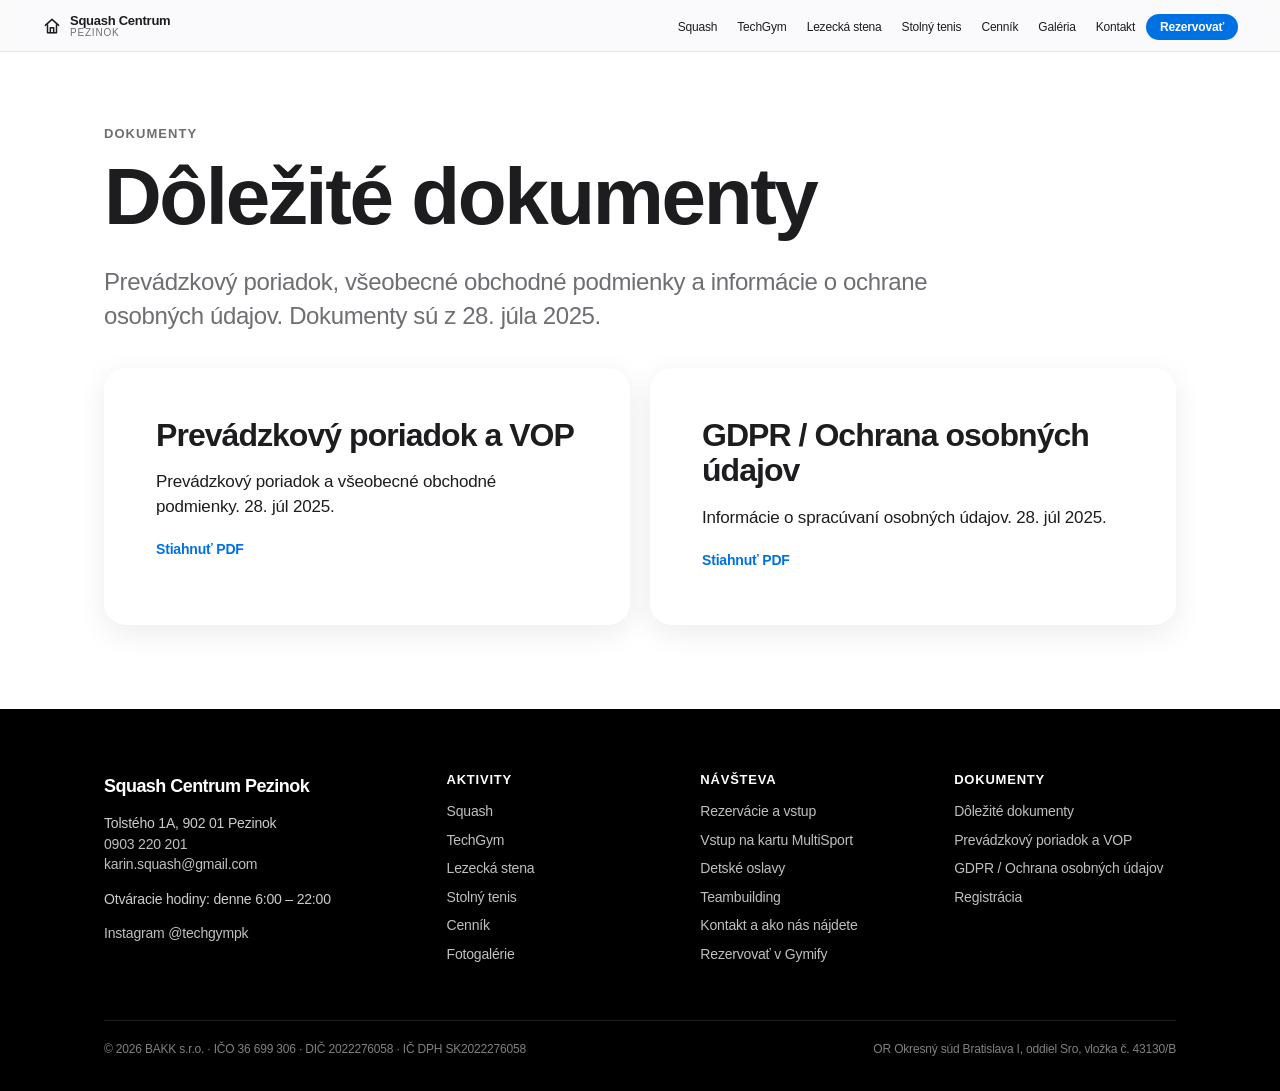
<file: dokumenty/index.html>
<!DOCTYPE html>
<html lang="sk">
<head>
  <meta charset="utf-8">
  <meta name="viewport" content="width=device-width, initial-scale=1">
  <title>Dôležité dokumenty · Squash Centrum Pezinok</title>
  <meta name="description" content="Prevádzkový poriadok, všeobecné obchodné podmienky a GDPR Squash Centra Pezinok na stiahnutie v PDF.">
  <meta name="theme-color" content="#f5f5f7">
  <link rel="canonical" href="https://squashpk.sk/dokumenty/">
  <link rel="icon" type="image/png" sizes="48x48" href="/images/icons/favicon-48.png">
  <link rel="icon" type="image/png" sizes="192x192" href="/images/icons/favicon-192.png">
  <link rel="icon" href="/favicon.ico" sizes="any">
  <link rel="apple-touch-icon" sizes="180x180" href="/apple-touch-icon.png">
  <link rel="icon" type="image/svg+xml" href="/favicon.svg">
  <link rel="manifest" href="/site.webmanifest">
  <meta property="og:type" content="website">
  <meta property="og:locale" content="sk_SK">
  <meta property="og:site_name" content="Squash Centrum Pezinok">
  <meta property="og:title" content="Dôležité dokumenty · Squash Centrum Pezinok">
  <meta property="og:description" content="Prevádzkový poriadok, všeobecné obchodné podmienky a GDPR Squash Centra Pezinok na stiahnutie v PDF.">
  <meta property="og:url" content="https://squashpk.sk/dokumenty/">
  <meta property="og:image" content="https://squashpk.sk/images/og.jpg">
  <meta property="og:image:width" content="1200">
  <meta property="og:image:height" content="630">
  <meta name="twitter:card" content="summary_large_image">
  <meta name="twitter:title" content="Dôležité dokumenty · Squash Centrum Pezinok">
  <meta name="twitter:description" content="Prevádzkový poriadok, všeobecné obchodné podmienky a GDPR Squash Centra Pezinok na stiahnutie v PDF.">
  <meta name="twitter:image" content="https://squashpk.sk/images/og.jpg">
  <link rel="stylesheet" href="/css/style.css">
</head>
<body>
<a class="skip-link" href="#obsah">Preskočiť na obsah</a>
<header class="site-header">
  <div class="nav-wrap">
    <a class="brand" href="/" aria-label="Squash Centrum Pezinok – úvod">
      <svg class="brand-mark" viewBox="0 0 24 24" fill="none" stroke="currentColor" stroke-width="1.8" stroke-linecap="round" stroke-linejoin="round" aria-hidden="true">
        <path d="M4 11.2 12 4l8 7.2"/>
        <path d="M6.6 10.6V20h10.8V10.6"/>
        <path d="M10 20v-6h4v6"/>
      </svg>
      <span class="brand-text">
        <span class="brand-name">Squash Centrum</span>
        <span class="brand-sub">Pezinok</span>
      </span>
    </a>
    <button class="nav-toggle" type="button" aria-expanded="false" aria-controls="menu" aria-label="Otvoriť menu">
      <svg viewBox="0 0 24 24" fill="none" stroke="currentColor" stroke-width="1.8" aria-hidden="true"><path d="M4 7h16M4 12h16M4 17h16"/></svg>
    </button>
    <ul class="nav-links" id="menu">
      <li><a href="/squash/">Squash</a></li>
      <li><a href="/techgym/">TechGym</a></li>
      <li><a href="/lezecka-stena/">Lezecká stena</a></li>
      <li><a href="/stolny-tenis/">Stolný tenis</a></li>
      <li><a href="/cennik/">Cenník</a></li>
      <li><a href="/galeria/">Galéria</a></li>
      <li><a href="/kontakt/">Kontakt</a></li>
      <li><a class="btn-nav" href="https://gymify.sk/gym/squash-centrum/booking?hideDefaultHeader=0&preferredType=0" target="_blank" rel="noopener">Rezervovať</a></li>
    </ul>
  </div>
</header>
<main id="obsah">

<section class="section section-white" style="padding-top: 72px;">
  <div class="wrap">
    <p class="eyebrow">Dokumenty</p>
    <h1>Dôležité dokumenty</h1>
    <p class="lead">Prevádzkový poriadok, všeobecné obchodné podmienky a informácie o ochrane osobných údajov. Dokumenty sú z 28. júla 2025.</p>
    <div class="card-grid mt-l">
      <a class="info-card" href="/dokumenty/prevadzkovy-poriadok-a-vop.pdf">
        <div class="body">
          <h3>Prevádzkový poriadok a VOP</h3>
          <p>Prevádzkový poriadok a všeobecné obchodné podmienky. 28. júl 2025.</p>
          <span class="card-cta">Stiahnuť PDF</span>
        </div>
      </a>
      <a class="info-card" href="/dokumenty/gdpr.pdf">
        <div class="body">
          <h3>GDPR / Ochrana osobných údajov</h3>
          <p>Informácie o spracúvaní osobných údajov. 28. júl 2025.</p>
          <span class="card-cta">Stiahnuť PDF</span>
        </div>
      </a>
    </div>
  </div>
</section>

</main>
<footer class="site-footer">
  <div class="wrap">
    <div class="footer-grid">
      <div>
        <div class="footer-brand">Squash Centrum Pezinok</div>
        <p>Tolstého 1A, 902 01 Pezinok<br>
        <a href="tel:+421903220201">0903 220 201</a><br>
        <a href="mailto:karin.squash@gmail.com">karin.squash@gmail.com</a></p>
        <p>Otváracie hodiny: denne 6:00 – 22:00</p>
        <p>
          <a href="https://www.instagram.com/techgympk/" rel="noopener" target="_blank">Instagram @techgympk</a>
        </p>
      </div>
      <div>
        <h4>Aktivity</h4>
        <ul>
          <li><a href="/squash/">Squash</a></li>
          <li><a href="/techgym/">TechGym</a></li>
          <li><a href="/lezecka-stena/">Lezecká stena</a></li>
          <li><a href="/stolny-tenis/">Stolný tenis</a></li>
          <li><a href="/cennik/">Cenník</a></li>
          <li><a href="/galeria/">Fotogalérie</a></li>
        </ul>
      </div>
      <div>
        <h4>Návšteva</h4>
        <ul>
          <li><a href="/rezervacie/">Rezervácie a vstup</a></li>
          <li><a href="/multisport/">Vstup na kartu MultiSport</a></li>
          <li><a href="/oslavy/">Detské oslavy</a></li>
          <li><a href="/teambuilding/">Teambuilding</a></li>
          <li><a href="/kontakt/">Kontakt a ako nás nájdete</a></li>
          <li><a href="https://gymify.sk/gym/squash-centrum/booking?hideDefaultHeader=0&preferredType=0" target="_blank" rel="noopener">Rezervovať v Gymify</a></li>
        </ul>
      </div>
      <div>
        <h4>Dokumenty</h4>
        <ul>
          <li><a href="/dokumenty/">Dôležité dokumenty</a></li>
          <li><a href="/dokumenty/prevadzkovy-poriadok-a-vop.pdf">Prevádzkový poriadok a VOP</a></li>
          <li><a href="/dokumenty/gdpr.pdf">GDPR / Ochrana osobných údajov</a></li>
          <li><a href="https://client.gymify.app/sk?activeTab=register&gymUuid=ca8c86b3-9357-4e39-b32e-3185f0a0b3aa&gymName=Squash" target="_blank" rel="noopener">Registrácia</a></li>
        </ul>
      </div>
    </div>
    <div class="legal">
      <div>© 2026 BAKK s.r.o. · IČO 36 699 306 · DIČ 2022276058 · IČ DPH SK2022276058</div>
      <div>OR Okresný súd Bratislava I, oddiel Sro, vložka č. 43130/B</div>
    </div>
  </div>
</footer>
<script src="/js/main.js"></script>
</body>
</html>
</file>
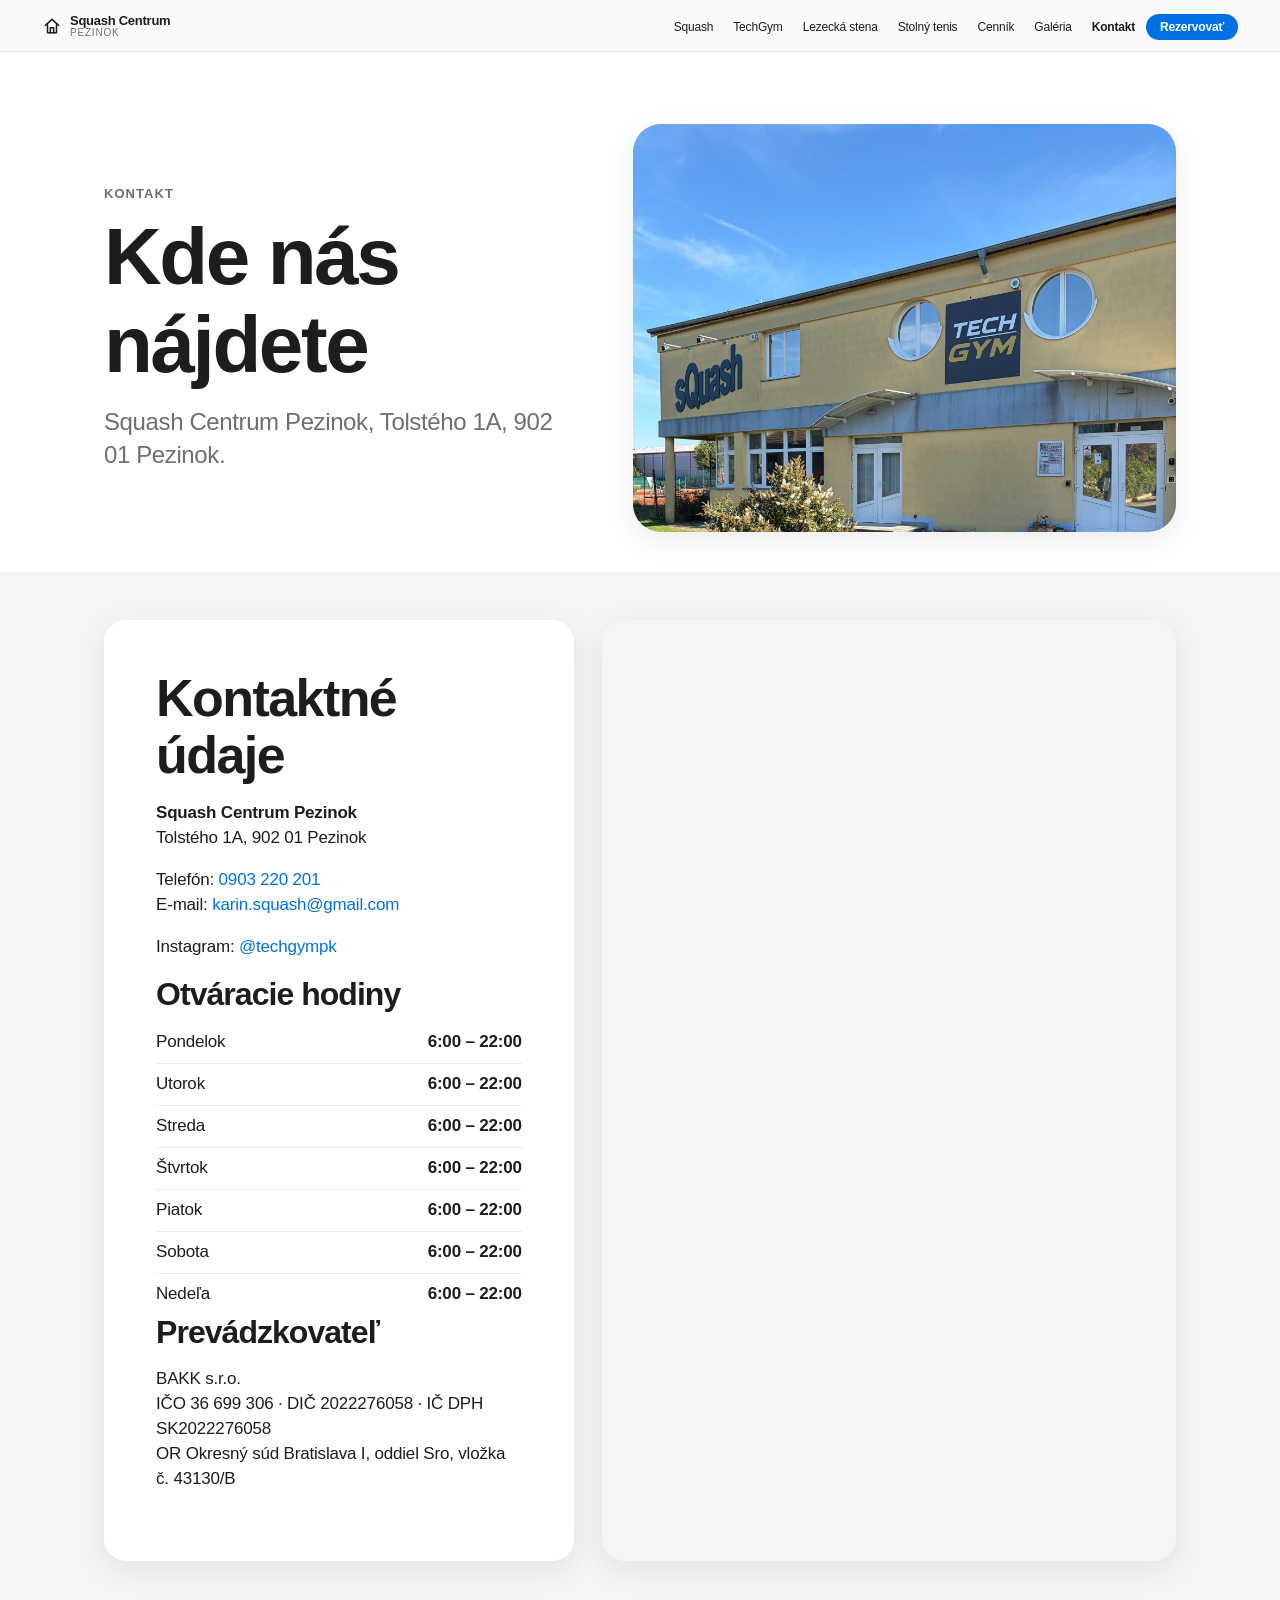
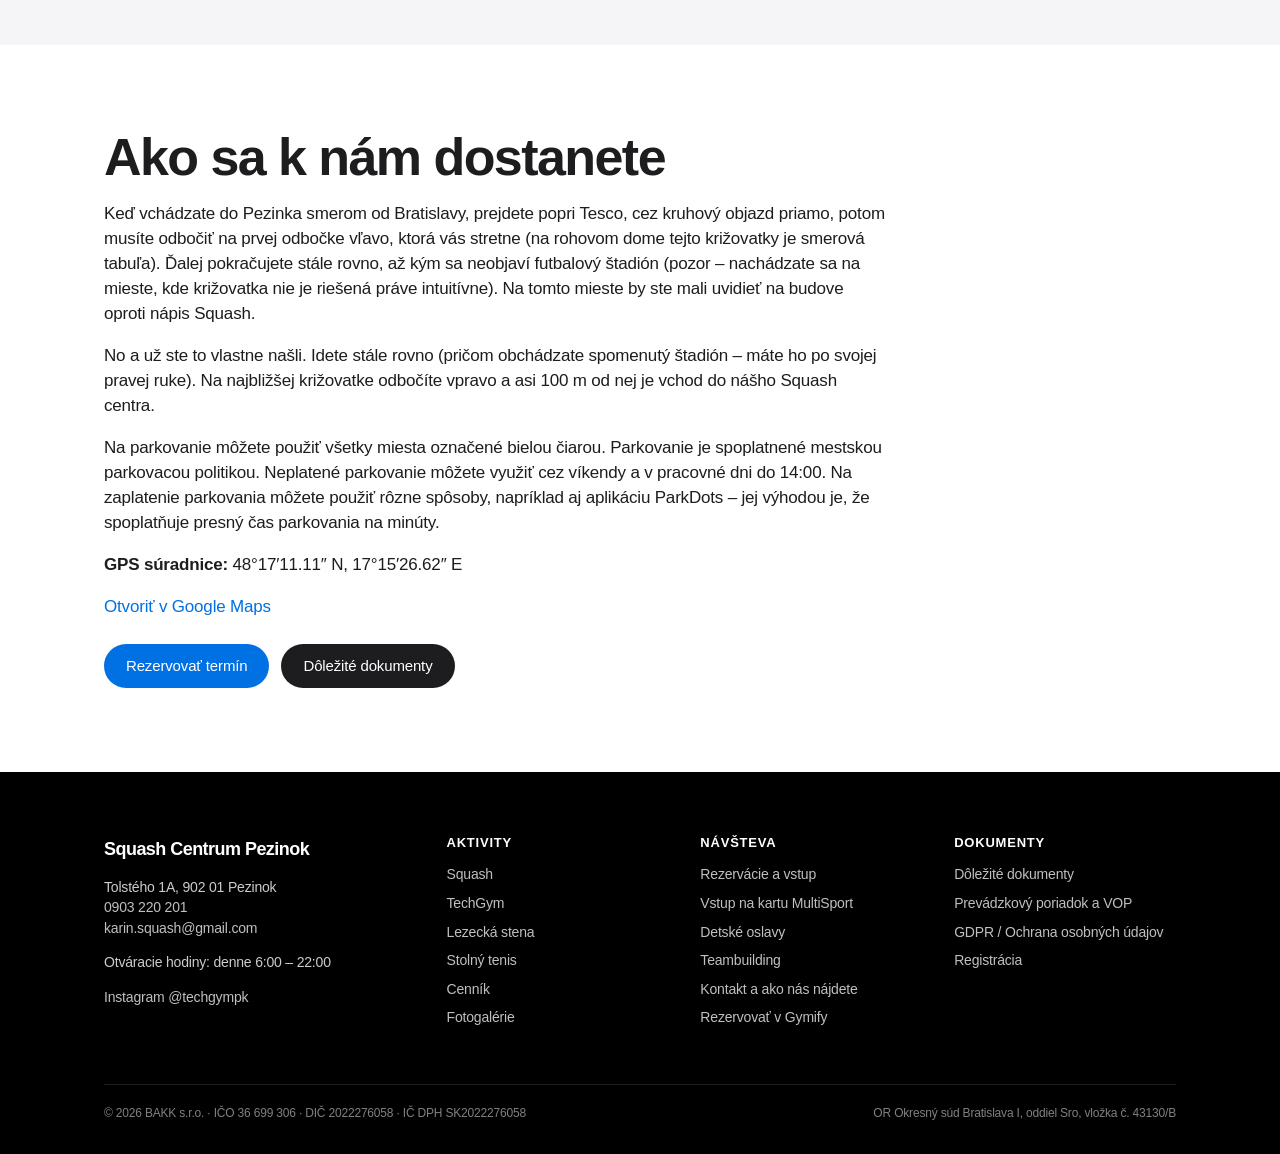
<file: kontakt/index.html>
<!DOCTYPE html>
<html lang="sk">
<head>
  <meta charset="utf-8">
  <meta name="viewport" content="width=device-width, initial-scale=1">
  <title>Kontakt · Squash Centrum Pezinok</title>
  <meta name="description" content="Kontakt na Squash Centrum Pezinok: Tolstého 1A, telefón 0903 220 201, e-mail karin.squash@gmail.com, otváracie hodiny denne 6:00–22:00.">
  <meta name="theme-color" content="#f5f5f7">
  <link rel="canonical" href="https://squashpk.sk/kontakt/">
  <link rel="icon" type="image/png" sizes="48x48" href="/images/icons/favicon-48.png">
  <link rel="icon" type="image/png" sizes="192x192" href="/images/icons/favicon-192.png">
  <link rel="icon" href="/favicon.ico" sizes="any">
  <link rel="apple-touch-icon" sizes="180x180" href="/apple-touch-icon.png">
  <link rel="icon" type="image/svg+xml" href="/favicon.svg">
  <link rel="manifest" href="/site.webmanifest">
  <meta property="og:type" content="website">
  <meta property="og:locale" content="sk_SK">
  <meta property="og:site_name" content="Squash Centrum Pezinok">
  <meta property="og:title" content="Kontakt · Squash Centrum Pezinok">
  <meta property="og:description" content="Kontakt na Squash Centrum Pezinok: Tolstého 1A, telefón 0903 220 201, e-mail karin.squash@gmail.com, otváracie hodiny denne 6:00–22:00.">
  <meta property="og:url" content="https://squashpk.sk/kontakt/">
  <meta property="og:image" content="https://squashpk.sk/images/og.jpg">
  <meta property="og:image:width" content="1200">
  <meta property="og:image:height" content="630">
  <meta name="twitter:card" content="summary_large_image">
  <meta name="twitter:title" content="Kontakt · Squash Centrum Pezinok">
  <meta name="twitter:description" content="Kontakt na Squash Centrum Pezinok: Tolstého 1A, telefón 0903 220 201, e-mail karin.squash@gmail.com, otváracie hodiny denne 6:00–22:00.">
  <meta name="twitter:image" content="https://squashpk.sk/images/og.jpg">
  <link rel="stylesheet" href="/css/style.css">
  <script type="application/ld+json">
  {
    "@context": "https://schema.org",
    "@type": [
      "SportsActivityLocation",
      "LocalBusiness"
    ],
    "@id": "https://squashpk.sk/#business",
    "name": "Squash Centrum Pezinok",
    "alternateName": [
      "Squash Centrum / Techgym",
      "TechGym Pezinok"
    ],
    "url": "https://squashpk.sk/",
    "image": "https://squashpk.sk/images/og.jpg",
    "telephone": "+421903220201",
    "email": "karin.squash@gmail.com",
    "priceRange": "6–16 €",
    "description": "Squash, TechGym, lezecká stena a stolný tenis v Pezinku. Rezervujte si termín online, vstup je na QR kód. Tolstého 1A.",
    "address": {
      "@type": "PostalAddress",
      "streetAddress": "Tolstého 1A",
      "postalCode": "902 01",
      "addressLocality": "Pezinok",
      "addressCountry": "SK"
    },
    "geo": {
      "@type": "GeoCoordinates",
      "latitude": 48.2864866,
      "longitude": 17.2572162
    },
    "openingHoursSpecification": {
      "@type": "OpeningHoursSpecification",
      "dayOfWeek": [
        "Monday",
        "Tuesday",
        "Wednesday",
        "Thursday",
        "Friday",
        "Saturday",
        "Sunday"
      ],
      "opens": "06:00",
      "closes": "22:00"
    },
    "sameAs": [
      "https://www.instagram.com/techgympk/"
    ],
    "potentialAction": {
      "@type": "ReserveAction",
      "target": {
        "@type": "EntryPoint",
        "url": "https://gymify.sk/gym/squash-centrum/booking?hideDefaultHeader=0&preferredType=0"
      }
    }
  }
  </script>
</head>
<body>
<a class="skip-link" href="#obsah">Preskočiť na obsah</a>
<header class="site-header">
  <div class="nav-wrap">
    <a class="brand" href="/" aria-label="Squash Centrum Pezinok – úvod">
      <svg class="brand-mark" viewBox="0 0 24 24" fill="none" stroke="currentColor" stroke-width="1.8" stroke-linecap="round" stroke-linejoin="round" aria-hidden="true">
        <path d="M4 11.2 12 4l8 7.2"/>
        <path d="M6.6 10.6V20h10.8V10.6"/>
        <path d="M10 20v-6h4v6"/>
      </svg>
      <span class="brand-text">
        <span class="brand-name">Squash Centrum</span>
        <span class="brand-sub">Pezinok</span>
      </span>
    </a>
    <button class="nav-toggle" type="button" aria-expanded="false" aria-controls="menu" aria-label="Otvoriť menu">
      <svg viewBox="0 0 24 24" fill="none" stroke="currentColor" stroke-width="1.8" aria-hidden="true"><path d="M4 7h16M4 12h16M4 17h16"/></svg>
    </button>
    <ul class="nav-links" id="menu">
      <li><a href="/squash/">Squash</a></li>
      <li><a href="/techgym/">TechGym</a></li>
      <li><a href="/lezecka-stena/">Lezecká stena</a></li>
      <li><a href="/stolny-tenis/">Stolný tenis</a></li>
      <li><a href="/cennik/">Cenník</a></li>
      <li><a href="/galeria/">Galéria</a></li>
      <li><a href="/kontakt/" aria-current="page">Kontakt</a></li>
      <li><a class="btn-nav" href="https://gymify.sk/gym/squash-centrum/booking?hideDefaultHeader=0&preferredType=0" target="_blank" rel="noopener">Rezervovať</a></li>
    </ul>
  </div>
</header>
<main id="obsah">

<section class="section section-white page-intro page-intro-with-photo">
  <div class="wrap intro-photo-grid">
    <div class="intro-photo-copy">
      <p class="eyebrow">Kontakt</p>
      <h1>Kde nás nájdete</h1>
      <p class="lead">Squash Centrum Pezinok, Tolstého 1A, 902 01 Pezinok.</p>
    </div>
    <figure class="intro-photo">
      <img src="/images/new/budova-hero.jpg" alt="Budova Squash Centra Pezinok so značkami sQuash a TECH GYM, Tolstého 1A" width="2000" height="1500" decoding="async" fetchpriority="high">
    </figure>
  </div>
</section>

<section class="section section-gray">
  <div class="wrap">
    <div class="contact-grid">
      <div class="info-card">
        <div class="body">
          <h2>Kontaktné údaje</h2>
          <p><strong>Squash Centrum Pezinok</strong><br>
          Tolstého 1A, 902 01 Pezinok</p>
          <p>Telefón: <a href="tel:+421903220201">0903 220 201</a><br>
          E-mail: <a href="mailto:karin.squash@gmail.com">karin.squash@gmail.com</a></p>
          <p>
            Instagram: <a href="https://www.instagram.com/techgympk/" target="_blank" rel="noopener">@techgympk</a>
          </p>
          <h3>Otváracie hodiny</h3>
          <table class="hours">
            <tr><td>Pondelok</td><td>6:00 – 22:00</td></tr>
            <tr><td>Utorok</td><td>6:00 – 22:00</td></tr>
            <tr><td>Streda</td><td>6:00 – 22:00</td></tr>
            <tr><td>Štvrtok</td><td>6:00 – 22:00</td></tr>
            <tr><td>Piatok</td><td>6:00 – 22:00</td></tr>
            <tr><td>Sobota</td><td>6:00 – 22:00</td></tr>
            <tr><td>Nedeľa</td><td>6:00 – 22:00</td></tr>
          </table>
          <h3>Prevádzkovateľ</h3>
          <p>BAKK s.r.o.<br>
          IČO 36 699 306 · DIČ 2022276058 · IČ DPH SK2022276058<br>
          OR Okresný súd Bratislava I, oddiel Sro, vložka č. 43130/B</p>
        </div>
      </div>
      <div>
        <iframe class="map-frame" title="Mapa Squash Centrum Pezinok na Google Maps" src="https://www.google.com/maps?q=48.2864866,17.2572162&amp;z=17&amp;hl=sk&amp;output=embed" loading="lazy" referrerpolicy="no-referrer-when-downgrade" allowfullscreen></iframe>
      </div>
    </div>
  </div>
</section>

<section class="section section-white" id="ako-nas-najdete">
  <div class="wrap">
    <h2>Ako sa k nám dostanete</h2>
    <div class="prose">
      <p>Keď vchádzate do Pezinka smerom od Bratislavy, prejdete popri Tesco, cez kruhový objazd priamo, potom musíte odbočiť na prvej odbočke vľavo, ktorá vás stretne (na rohovom dome tejto križovatky je smerová tabuľa). Ďalej pokračujete stále rovno, až kým sa neobjaví futbalový štadión (pozor – nachádzate sa na mieste, kde križovatka nie je riešená práve intuitívne). Na tomto mieste by ste mali uvidieť na budove oproti nápis Squash.</p>
      <p>No a už ste to vlastne našli. Idete stále rovno (pričom obchádzate spomenutý štadión – máte ho po svojej pravej ruke). Na najbližšej križovatke odbočíte vpravo a asi 100 m od nej je vchod do nášho Squash centra.</p>
      <p>Na parkovanie môžete použiť všetky miesta označené bielou čiarou. Parkovanie je spoplatnené mestskou parkovacou politikou. Neplatené parkovanie môžete využiť cez víkendy a v pracovné dni do 14:00. Na zaplatenie parkovania môžete použiť rôzne spôsoby, napríklad aj aplikáciu ParkDots – jej výhodou je, že spoplatňuje presný čas parkovania na minúty.</p>
      <p><strong>GPS súradnice:</strong> 48°17′11.11″ N, 17°15′26.62″ E</p>
      <p><a href="https://www.google.com/maps/place/Tolst%C3%A9ho+3700%2F1A,+902+01+Pezinok/@48.2864866,17.2572162,17z/data=!3m1!4b1!4m6!3m5!1s0x476c90c36f3a8803:0xa3fcd38986cf8129!8m2!3d48.2864866!4d17.2572162!16s%2Fg%2F11cscj_16g" target="_blank" rel="noopener">Otvoriť v Google Maps</a></p>
    </div>
    <div class="cta-row">
<a class="btn btn-primary" href="https://gymify.sk/gym/squash-centrum/booking?hideDefaultHeader=0&preferredType=0" target="_blank" rel="noopener">Rezervovať termín</a>
<a class="btn btn-dark" href="/dokumenty/">Dôležité dokumenty</a>
</div>
  </div>
</section>

</main>
<footer class="site-footer">
  <div class="wrap">
    <div class="footer-grid">
      <div>
        <div class="footer-brand">Squash Centrum Pezinok</div>
        <p>Tolstého 1A, 902 01 Pezinok<br>
        <a href="tel:+421903220201">0903 220 201</a><br>
        <a href="mailto:karin.squash@gmail.com">karin.squash@gmail.com</a></p>
        <p>Otváracie hodiny: denne 6:00 – 22:00</p>
        <p>
          <a href="https://www.instagram.com/techgympk/" rel="noopener" target="_blank">Instagram @techgympk</a>
        </p>
      </div>
      <div>
        <h4>Aktivity</h4>
        <ul>
          <li><a href="/squash/">Squash</a></li>
          <li><a href="/techgym/">TechGym</a></li>
          <li><a href="/lezecka-stena/">Lezecká stena</a></li>
          <li><a href="/stolny-tenis/">Stolný tenis</a></li>
          <li><a href="/cennik/">Cenník</a></li>
          <li><a href="/galeria/">Fotogalérie</a></li>
        </ul>
      </div>
      <div>
        <h4>Návšteva</h4>
        <ul>
          <li><a href="/rezervacie/">Rezervácie a vstup</a></li>
          <li><a href="/multisport/">Vstup na kartu MultiSport</a></li>
          <li><a href="/oslavy/">Detské oslavy</a></li>
          <li><a href="/teambuilding/">Teambuilding</a></li>
          <li><a href="/kontakt/">Kontakt a ako nás nájdete</a></li>
          <li><a href="https://gymify.sk/gym/squash-centrum/booking?hideDefaultHeader=0&preferredType=0" target="_blank" rel="noopener">Rezervovať v Gymify</a></li>
        </ul>
      </div>
      <div>
        <h4>Dokumenty</h4>
        <ul>
          <li><a href="/dokumenty/">Dôležité dokumenty</a></li>
          <li><a href="/dokumenty/prevadzkovy-poriadok-a-vop.pdf">Prevádzkový poriadok a VOP</a></li>
          <li><a href="/dokumenty/gdpr.pdf">GDPR / Ochrana osobných údajov</a></li>
          <li><a href="https://client.gymify.app/sk?activeTab=register&gymUuid=ca8c86b3-9357-4e39-b32e-3185f0a0b3aa&gymName=Squash" target="_blank" rel="noopener">Registrácia</a></li>
        </ul>
      </div>
    </div>
    <div class="legal">
      <div>© 2026 BAKK s.r.o. · IČO 36 699 306 · DIČ 2022276058 · IČ DPH SK2022276058</div>
      <div>OR Okresný súd Bratislava I, oddiel Sro, vložka č. 43130/B</div>
    </div>
  </div>
</footer>
<script src="/js/main.js"></script>
</body>
</html>
</file>
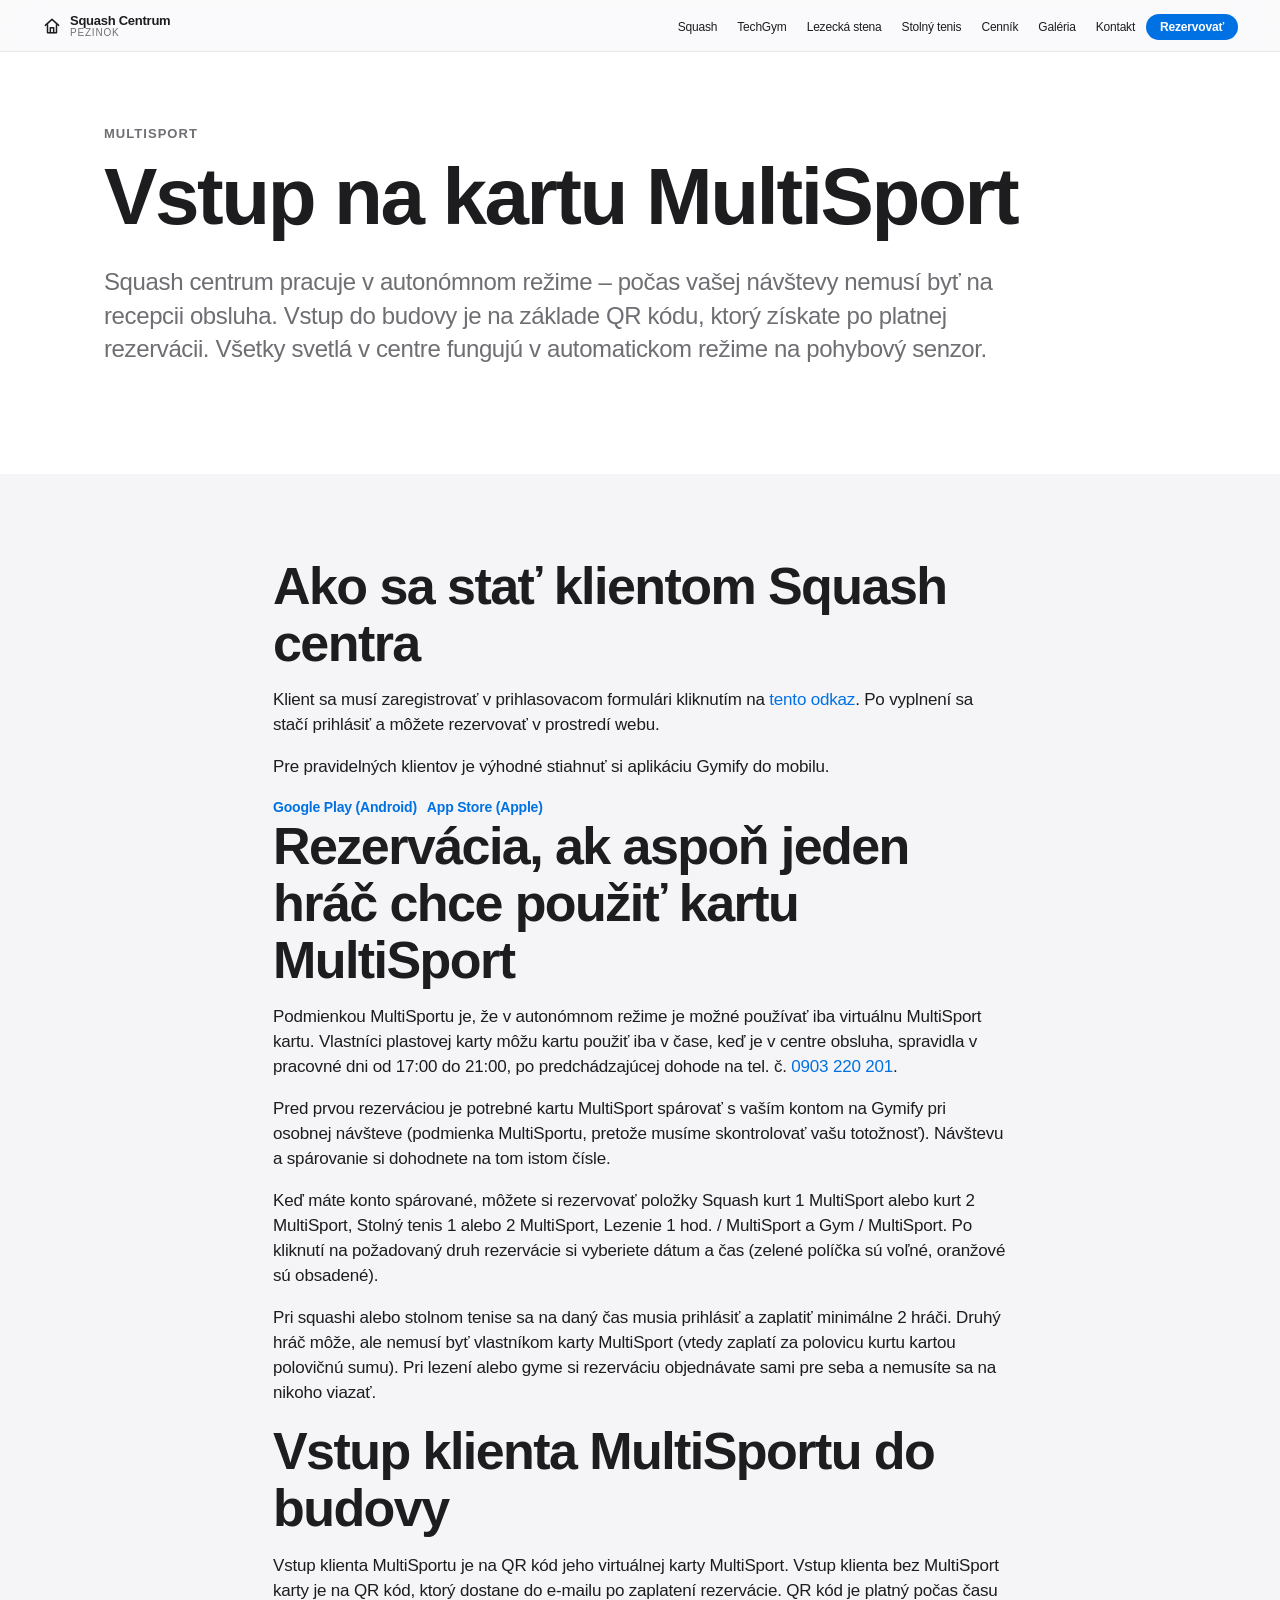
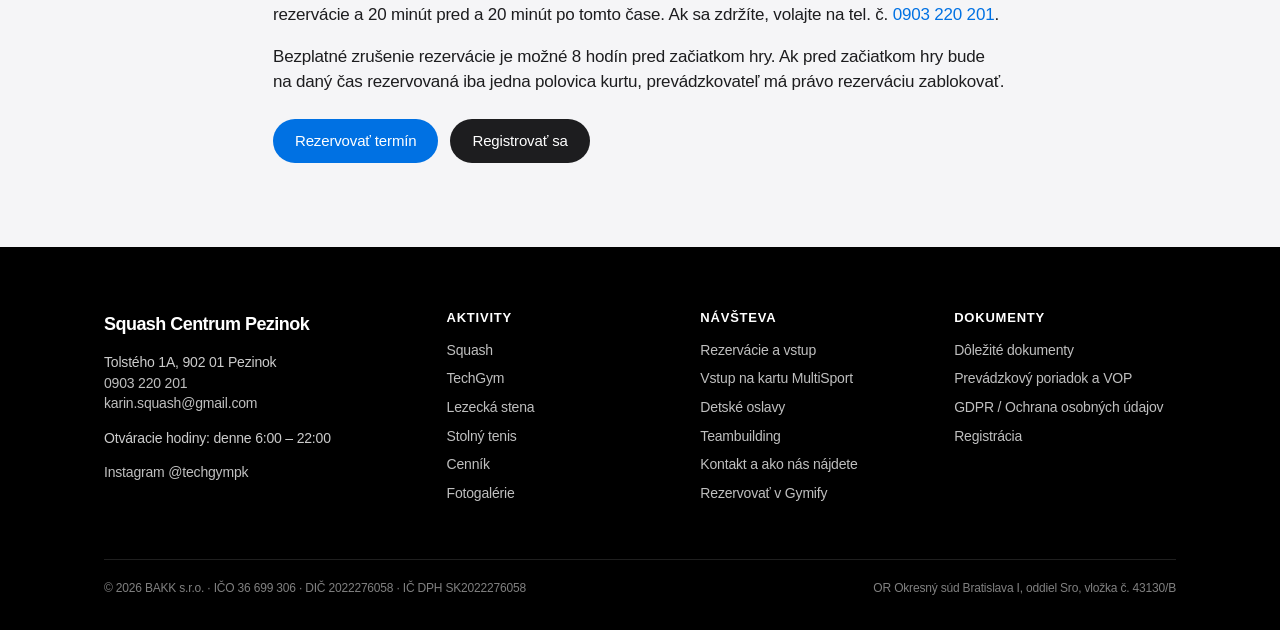
<file: multisport/index.html>
<!DOCTYPE html>
<html lang="sk">
<head>
  <meta charset="utf-8">
  <meta name="viewport" content="width=device-width, initial-scale=1">
  <title>Vstup na kartu MultiSport · Squash Centrum Pezinok</title>
  <meta name="description" content="Ako použiť virtuálnu kartu MultiSport v autonómnom režime Squash Centra Pezinok. Spárovanie konta, rezervácia a vstup na QR kód.">
  <meta name="theme-color" content="#f5f5f7">
  <link rel="canonical" href="https://squashpk.sk/multisport/">
  <link rel="icon" type="image/png" sizes="48x48" href="/images/icons/favicon-48.png">
  <link rel="icon" type="image/png" sizes="192x192" href="/images/icons/favicon-192.png">
  <link rel="icon" href="/favicon.ico" sizes="any">
  <link rel="apple-touch-icon" sizes="180x180" href="/apple-touch-icon.png">
  <link rel="icon" type="image/svg+xml" href="/favicon.svg">
  <link rel="manifest" href="/site.webmanifest">
  <meta property="og:type" content="website">
  <meta property="og:locale" content="sk_SK">
  <meta property="og:site_name" content="Squash Centrum Pezinok">
  <meta property="og:title" content="Vstup na kartu MultiSport · Squash Centrum Pezinok">
  <meta property="og:description" content="Ako použiť virtuálnu kartu MultiSport v autonómnom režime Squash Centra Pezinok. Spárovanie konta, rezervácia a vstup na QR kód.">
  <meta property="og:url" content="https://squashpk.sk/multisport/">
  <meta property="og:image" content="https://squashpk.sk/images/og.jpg">
  <meta property="og:image:width" content="1200">
  <meta property="og:image:height" content="630">
  <meta name="twitter:card" content="summary_large_image">
  <meta name="twitter:title" content="Vstup na kartu MultiSport · Squash Centrum Pezinok">
  <meta name="twitter:description" content="Ako použiť virtuálnu kartu MultiSport v autonómnom režime Squash Centra Pezinok. Spárovanie konta, rezervácia a vstup na QR kód.">
  <meta name="twitter:image" content="https://squashpk.sk/images/og.jpg">
  <link rel="stylesheet" href="/css/style.css">
</head>
<body>
<a class="skip-link" href="#obsah">Preskočiť na obsah</a>
<header class="site-header">
  <div class="nav-wrap">
    <a class="brand" href="/" aria-label="Squash Centrum Pezinok – úvod">
      <svg class="brand-mark" viewBox="0 0 24 24" fill="none" stroke="currentColor" stroke-width="1.8" stroke-linecap="round" stroke-linejoin="round" aria-hidden="true">
        <path d="M4 11.2 12 4l8 7.2"/>
        <path d="M6.6 10.6V20h10.8V10.6"/>
        <path d="M10 20v-6h4v6"/>
      </svg>
      <span class="brand-text">
        <span class="brand-name">Squash Centrum</span>
        <span class="brand-sub">Pezinok</span>
      </span>
    </a>
    <button class="nav-toggle" type="button" aria-expanded="false" aria-controls="menu" aria-label="Otvoriť menu">
      <svg viewBox="0 0 24 24" fill="none" stroke="currentColor" stroke-width="1.8" aria-hidden="true"><path d="M4 7h16M4 12h16M4 17h16"/></svg>
    </button>
    <ul class="nav-links" id="menu">
      <li><a href="/squash/">Squash</a></li>
      <li><a href="/techgym/">TechGym</a></li>
      <li><a href="/lezecka-stena/">Lezecká stena</a></li>
      <li><a href="/stolny-tenis/">Stolný tenis</a></li>
      <li><a href="/cennik/">Cenník</a></li>
      <li><a href="/galeria/">Galéria</a></li>
      <li><a href="/kontakt/">Kontakt</a></li>
      <li><a class="btn-nav" href="https://gymify.sk/gym/squash-centrum/booking?hideDefaultHeader=0&preferredType=0" target="_blank" rel="noopener">Rezervovať</a></li>
    </ul>
  </div>
</header>
<main id="obsah">

<section class="section section-white" style="padding-top: 72px;">
  <div class="wrap">
    <p class="eyebrow">MultiSport</p>
    <h1>Vstup na kartu MultiSport</h1>
    <p class="lead">Squash centrum pracuje v autonómnom režime – počas vašej návštevy nemusí byť na recepcii obsluha. Vstup do budovy je na základe QR kódu, ktorý získate po platnej rezervácii. Všetky svetlá v centre fungujú v automatickom režime na pohybový senzor.</p>
  </div>
</section>

<section class="section section-gray">
  <div class="wrap prose">
    <h2>Ako sa stať klientom Squash centra</h2>
    <p>Klient sa musí zaregistrovať v prihlasovacom formulári kliknutím na <a href="https://client.gymify.app/sk?activeTab=register&gymUuid=ca8c86b3-9357-4e39-b32e-3185f0a0b3aa&gymName=Squash" target="_blank" rel="noopener">tento odkaz</a>. Po vyplnení sa stačí prihlásiť a môžete rezervovať v prostredí webu.</p>
    <p>Pre pravidelných klientov je výhodné stiahnuť si aplikáciu Gymify do mobilu.</p>
<div class="app-links">
  <a href="https://play.google.com/store/search?q=gymify&c=apps" target="_blank" rel="noopener">Google Play (Android)</a>
  <a href="https://apps.apple.com/sk/app/gymify/id1623694236?l=sk" target="_blank" rel="noopener">App Store (Apple)</a>
</div>

    <h2>Rezervácia, ak aspoň jeden hráč chce použiť kartu MultiSport</h2>
    <p>Podmienkou MultiSportu je, že v autonómnom režime je možné používať iba virtuálnu MultiSport kartu. Vlastníci plastovej karty môžu kartu použiť iba v čase, keď je v centre obsluha, spravidla v pracovné dni od 17:00 do 21:00, po predchádzajúcej dohode na tel. č. <a href="tel:+421903220201">0903 220 201</a>.</p>
<p>Pred prvou rezerváciou je potrebné kartu MultiSport spárovať s vaším kontom na Gymify pri osobnej návšteve (podmienka MultiSportu, pretože musíme skontrolovať vašu totožnosť). Návštevu a spárovanie si dohodnete na tom istom čísle.</p>
    <p>Keď máte konto spárované, môžete si rezervovať položky Squash kurt 1 MultiSport alebo kurt 2 MultiSport, Stolný tenis 1 alebo 2 MultiSport, Lezenie 1 hod. / MultiSport a Gym / MultiSport. Po kliknutí na požadovaný druh rezervácie si vyberiete dátum a čas (zelené políčka sú voľné, oranžové sú obsadené).</p>
    <p>Pri squashi alebo stolnom tenise sa na daný čas musia prihlásiť a zaplatiť minimálne 2 hráči. Druhý hráč môže, ale nemusí byť vlastníkom karty MultiSport (vtedy zaplatí za polovicu kurtu kartou polovičnú sumu). Pri lezení alebo gyme si rezerváciu objednávate sami pre seba a nemusíte sa na nikoho viazať.</p>

    <h2>Vstup klienta MultiSportu do budovy</h2>
    <p>Vstup klienta MultiSportu je na QR kód jeho virtuálnej karty MultiSport. Vstup klienta bez MultiSport karty je na QR kód, ktorý dostane do e-mailu po zaplatení rezervácie. QR kód je platný počas času rezervácie a 20 minút pred a 20 minút po tomto čase. Ak sa zdržíte, volajte na tel. č. <a href="tel:+421903220201">0903 220 201</a>.</p>
    <p>Bezplatné zrušenie rezervácie je možné 8 hodín pred začiatkom hry. Ak pred začiatkom hry bude na daný čas rezervovaná iba jedna polovica kurtu, prevádzkovateľ má právo rezerváciu zablokovať.</p>
    <div class="cta-row">
<a class="btn btn-primary" href="https://gymify.sk/gym/squash-centrum/booking?hideDefaultHeader=0&preferredType=0&reservable=184" target="_blank" rel="noopener">Rezervovať termín</a>
<a class="btn btn-dark" href="https://client.gymify.app/sk?activeTab=register&gymUuid=ca8c86b3-9357-4e39-b32e-3185f0a0b3aa&gymName=Squash" target="_blank" rel="noopener">Registrovať sa</a>
</div>
  </div>
</section>

</main>
<footer class="site-footer">
  <div class="wrap">
    <div class="footer-grid">
      <div>
        <div class="footer-brand">Squash Centrum Pezinok</div>
        <p>Tolstého 1A, 902 01 Pezinok<br>
        <a href="tel:+421903220201">0903 220 201</a><br>
        <a href="mailto:karin.squash@gmail.com">karin.squash@gmail.com</a></p>
        <p>Otváracie hodiny: denne 6:00 – 22:00</p>
        <p>
          <a href="https://www.instagram.com/techgympk/" rel="noopener" target="_blank">Instagram @techgympk</a>
        </p>
      </div>
      <div>
        <h4>Aktivity</h4>
        <ul>
          <li><a href="/squash/">Squash</a></li>
          <li><a href="/techgym/">TechGym</a></li>
          <li><a href="/lezecka-stena/">Lezecká stena</a></li>
          <li><a href="/stolny-tenis/">Stolný tenis</a></li>
          <li><a href="/cennik/">Cenník</a></li>
          <li><a href="/galeria/">Fotogalérie</a></li>
        </ul>
      </div>
      <div>
        <h4>Návšteva</h4>
        <ul>
          <li><a href="/rezervacie/">Rezervácie a vstup</a></li>
          <li><a href="/multisport/">Vstup na kartu MultiSport</a></li>
          <li><a href="/oslavy/">Detské oslavy</a></li>
          <li><a href="/teambuilding/">Teambuilding</a></li>
          <li><a href="/kontakt/">Kontakt a ako nás nájdete</a></li>
          <li><a href="https://gymify.sk/gym/squash-centrum/booking?hideDefaultHeader=0&preferredType=0" target="_blank" rel="noopener">Rezervovať v Gymify</a></li>
        </ul>
      </div>
      <div>
        <h4>Dokumenty</h4>
        <ul>
          <li><a href="/dokumenty/">Dôležité dokumenty</a></li>
          <li><a href="/dokumenty/prevadzkovy-poriadok-a-vop.pdf">Prevádzkový poriadok a VOP</a></li>
          <li><a href="/dokumenty/gdpr.pdf">GDPR / Ochrana osobných údajov</a></li>
          <li><a href="https://client.gymify.app/sk?activeTab=register&gymUuid=ca8c86b3-9357-4e39-b32e-3185f0a0b3aa&gymName=Squash" target="_blank" rel="noopener">Registrácia</a></li>
        </ul>
      </div>
    </div>
    <div class="legal">
      <div>© 2026 BAKK s.r.o. · IČO 36 699 306 · DIČ 2022276058 · IČ DPH SK2022276058</div>
      <div>OR Okresný súd Bratislava I, oddiel Sro, vložka č. 43130/B</div>
    </div>
  </div>
</footer>
<script src="/js/main.js"></script>
</body>
</html>
</file>
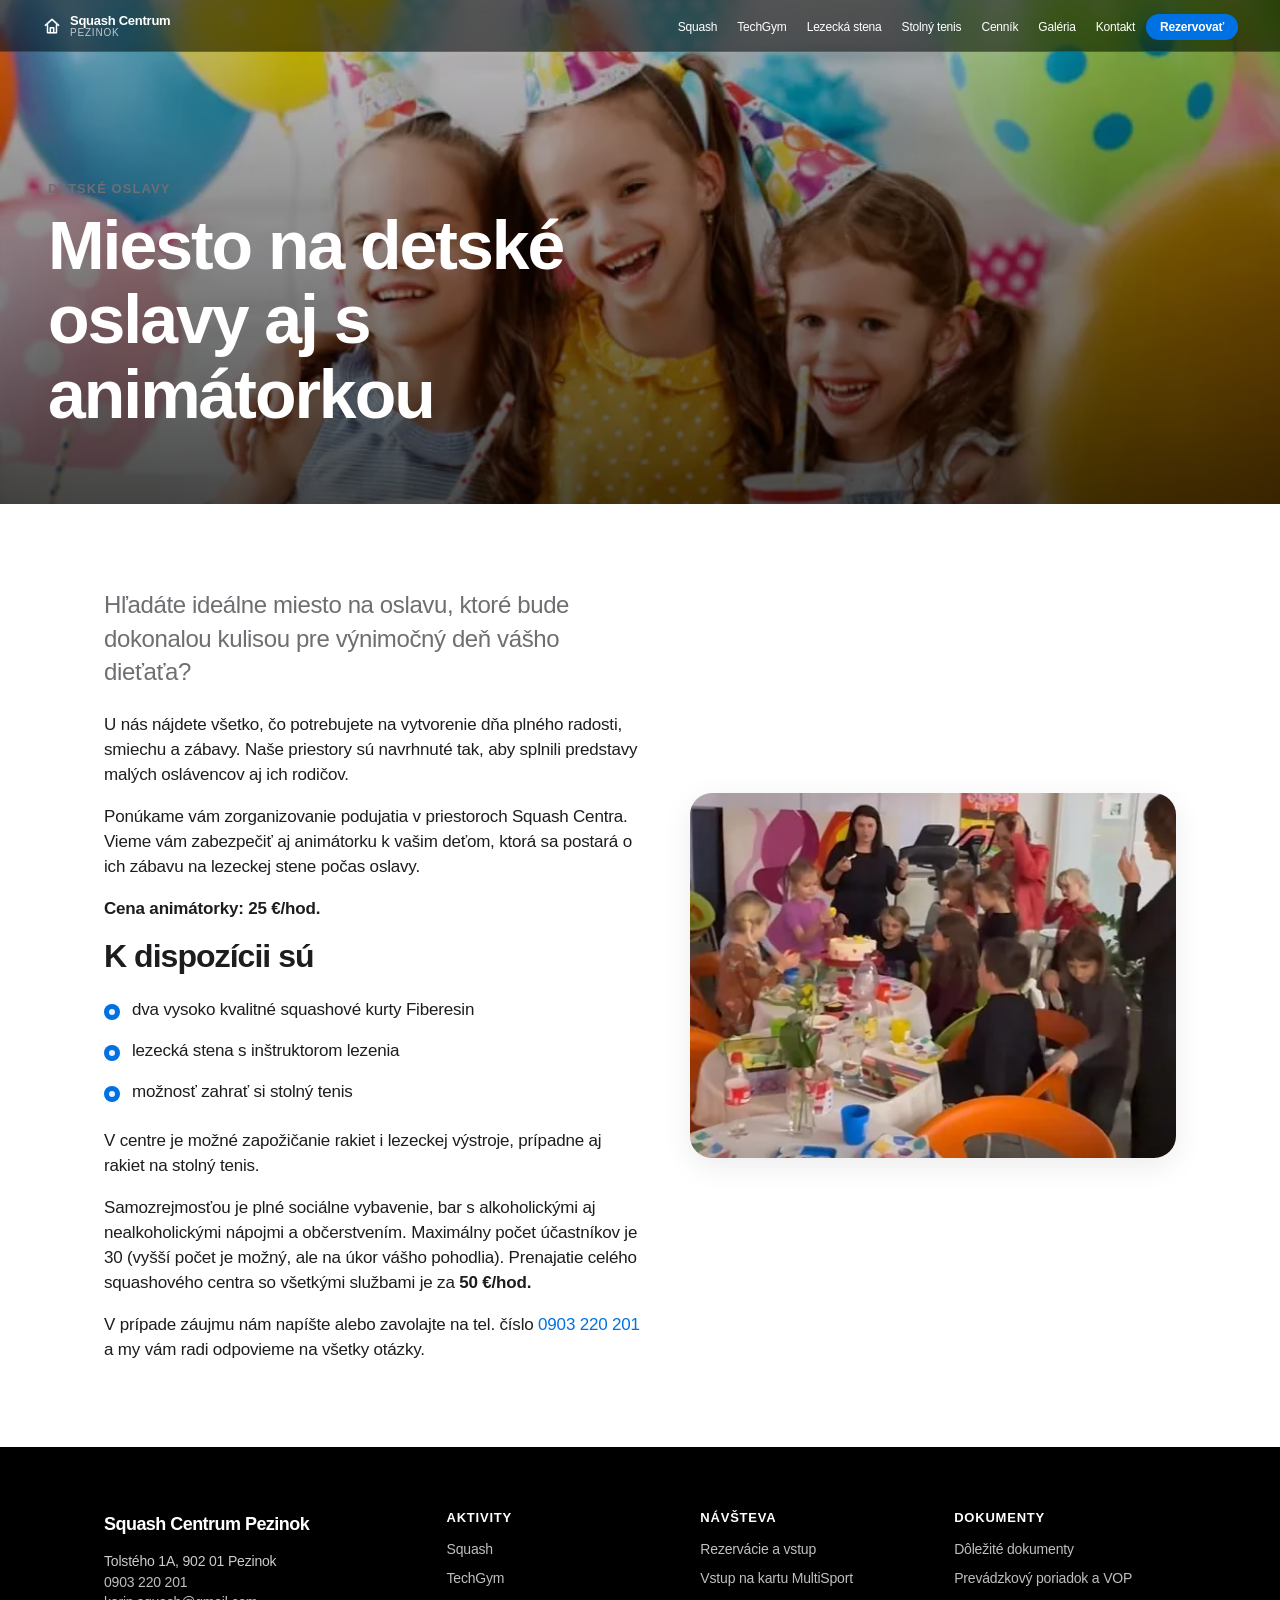
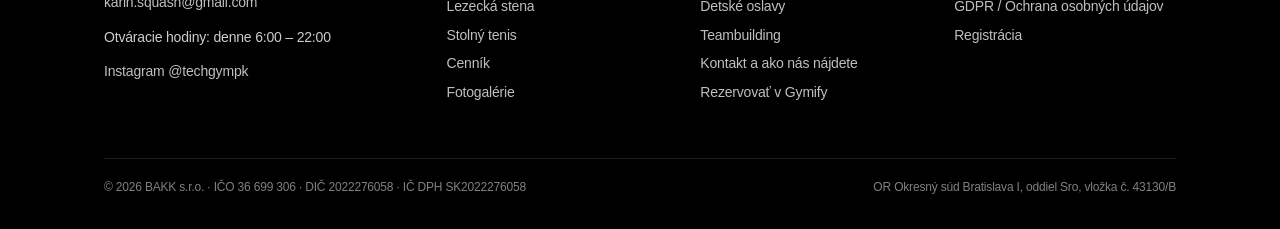
<file: oslavy/index.html>
<!DOCTYPE html>
<html lang="sk">
<head>
  <meta charset="utf-8">
  <meta name="viewport" content="width=device-width, initial-scale=1">
  <title>Detské oslavy · Squash Centrum Pezinok</title>
  <meta name="description" content="Detské oslavy v Squash Centre Pezinok. Animátorka 25 €/hod, prenájom celého centra 50 €/hod, maximálne 30 účastníkov.">
  <meta name="theme-color" content="#f5f5f7">
  <link rel="canonical" href="https://squashpk.sk/oslavy/">
  <link rel="icon" type="image/png" sizes="48x48" href="/images/icons/favicon-48.png">
  <link rel="icon" type="image/png" sizes="192x192" href="/images/icons/favicon-192.png">
  <link rel="icon" href="/favicon.ico" sizes="any">
  <link rel="apple-touch-icon" sizes="180x180" href="/apple-touch-icon.png">
  <link rel="icon" type="image/svg+xml" href="/favicon.svg">
  <link rel="manifest" href="/site.webmanifest">
  <meta property="og:type" content="website">
  <meta property="og:locale" content="sk_SK">
  <meta property="og:site_name" content="Squash Centrum Pezinok">
  <meta property="og:title" content="Detské oslavy · Squash Centrum Pezinok">
  <meta property="og:description" content="Detské oslavy v Squash Centre Pezinok. Animátorka 25 €/hod, prenájom celého centra 50 €/hod, maximálne 30 účastníkov.">
  <meta property="og:url" content="https://squashpk.sk/oslavy/">
  <meta property="og:image" content="https://squashpk.sk/images/og.jpg">
  <meta property="og:image:width" content="1200">
  <meta property="og:image:height" content="630">
  <meta name="twitter:card" content="summary_large_image">
  <meta name="twitter:title" content="Detské oslavy · Squash Centrum Pezinok">
  <meta name="twitter:description" content="Detské oslavy v Squash Centre Pezinok. Animátorka 25 €/hod, prenájom celého centra 50 €/hod, maximálne 30 účastníkov.">
  <meta name="twitter:image" content="https://squashpk.sk/images/og.jpg">
  <link rel="stylesheet" href="/css/style.css">
</head>
<body>
<a class="skip-link" href="#obsah">Preskočiť na obsah</a>
<header class="site-header">
  <div class="nav-wrap">
    <a class="brand" href="/" aria-label="Squash Centrum Pezinok – úvod">
      <svg class="brand-mark" viewBox="0 0 24 24" fill="none" stroke="currentColor" stroke-width="1.8" stroke-linecap="round" stroke-linejoin="round" aria-hidden="true">
        <path d="M4 11.2 12 4l8 7.2"/>
        <path d="M6.6 10.6V20h10.8V10.6"/>
        <path d="M10 20v-6h4v6"/>
      </svg>
      <span class="brand-text">
        <span class="brand-name">Squash Centrum</span>
        <span class="brand-sub">Pezinok</span>
      </span>
    </a>
    <button class="nav-toggle" type="button" aria-expanded="false" aria-controls="menu" aria-label="Otvoriť menu">
      <svg viewBox="0 0 24 24" fill="none" stroke="currentColor" stroke-width="1.8" aria-hidden="true"><path d="M4 7h16M4 12h16M4 17h16"/></svg>
    </button>
    <ul class="nav-links" id="menu">
      <li><a href="/squash/">Squash</a></li>
      <li><a href="/techgym/">TechGym</a></li>
      <li><a href="/lezecka-stena/">Lezecká stena</a></li>
      <li><a href="/stolny-tenis/">Stolný tenis</a></li>
      <li><a href="/cennik/">Cenník</a></li>
      <li><a href="/galeria/">Galéria</a></li>
      <li><a href="/kontakt/">Kontakt</a></li>
      <li><a class="btn-nav" href="https://gymify.sk/gym/squash-centrum/booking?hideDefaultHeader=0&preferredType=0" target="_blank" rel="noopener">Rezervovať</a></li>
    </ul>
  </div>
</header>
<main id="obsah">

<section class="page-hero" data-hero>
  <div class="hero-media" aria-hidden="true">
    <picture>
  <source type="image/webp" srcset="/images/sports/oslavy-01.webp">
  <source type="image/jpeg" srcset="/images/sports/oslavy-01.jpg">
  <img src="/images/sports/oslavy-01.jpg" alt="Priestory Squash Centra vhodné na detskú oslavu" width="800" height="450" decoding="async" fetchpriority="high">
</picture>
  </div>
  <div class="hero-content">
    <p class="eyebrow">Detské oslavy</p>
    <h1>Miesto na detské oslavy aj s animátorkou</h1>
  </div>
</section>

<section class="section section-white">
  <div class="wrap">
    <div class="split">
      <div class="prose">
        <p class="lead">Hľadáte ideálne miesto na oslavu, ktoré bude dokonalou kulisou pre výnimočný deň vášho dieťaťa?</p>
        <p>U nás nájdete všetko, čo potrebujete na vytvorenie dňa plného radosti, smiechu a zábavy. Naše priestory sú navrhnuté tak, aby splnili predstavy malých oslávencov aj ich rodičov.</p>
        <p>Ponúkame vám zorganizovanie podujatia v priestoroch Squash Centra. Vieme vám zabezpečiť aj animátorku k vašim deťom, ktorá sa postará o ich zábavu na lezeckej stene počas oslavy.</p>
        <p><strong>Cena animátorky: 25&nbsp;€/hod.</strong></p>
        <h3>K dispozícii sú</h3>
        <ul class="checklist">
          <li>dva vysoko kvalitné squashové kurty Fiberesin</li>
          <li>lezecká stena s inštruktorom lezenia</li>
          <li>možnosť zahrať si stolný tenis</li>
        </ul>
        <p>V centre je možné zapožičanie rakiet i lezeckej výstroje, prípadne aj rakiet na stolný tenis.</p>
        <p>Samozrejmosťou je plné sociálne vybavenie, bar s alkoholickými aj nealkoholickými nápojmi a občerstvením. Maximálny počet účastníkov je 30 (vyšší počet je možný, ale na úkor vášho pohodlia). Prenajatie celého squashového centra so všetkými službami je za <strong>50&nbsp;€/hod.</strong></p>
        <p>V prípade záujmu nám napíšte alebo zavolajte na tel. číslo <a href="tel:+421903220201">0903 220 201</a> a my vám radi odpovieme na všetky otázky.</p>
      </div>
      <div class="split-media">
        <picture>
  <source type="image/webp" srcset="/images/sports/oslavy-03.webp">
  <source type="image/jpeg" srcset="/images/sports/oslavy-03.jpg">
  <img src="/images/sports/oslavy-03.jpg" alt="Detská oslava v Squash Centre Pezinok" width="471" height="613" loading="lazy" decoding="async">
</picture>
      </div>
    </div>
  </div>
</section>

</main>
<footer class="site-footer">
  <div class="wrap">
    <div class="footer-grid">
      <div>
        <div class="footer-brand">Squash Centrum Pezinok</div>
        <p>Tolstého 1A, 902 01 Pezinok<br>
        <a href="tel:+421903220201">0903 220 201</a><br>
        <a href="mailto:karin.squash@gmail.com">karin.squash@gmail.com</a></p>
        <p>Otváracie hodiny: denne 6:00 – 22:00</p>
        <p>
          <a href="https://www.instagram.com/techgympk/" rel="noopener" target="_blank">Instagram @techgympk</a>
        </p>
      </div>
      <div>
        <h4>Aktivity</h4>
        <ul>
          <li><a href="/squash/">Squash</a></li>
          <li><a href="/techgym/">TechGym</a></li>
          <li><a href="/lezecka-stena/">Lezecká stena</a></li>
          <li><a href="/stolny-tenis/">Stolný tenis</a></li>
          <li><a href="/cennik/">Cenník</a></li>
          <li><a href="/galeria/">Fotogalérie</a></li>
        </ul>
      </div>
      <div>
        <h4>Návšteva</h4>
        <ul>
          <li><a href="/rezervacie/">Rezervácie a vstup</a></li>
          <li><a href="/multisport/">Vstup na kartu MultiSport</a></li>
          <li><a href="/oslavy/">Detské oslavy</a></li>
          <li><a href="/teambuilding/">Teambuilding</a></li>
          <li><a href="/kontakt/">Kontakt a ako nás nájdete</a></li>
          <li><a href="https://gymify.sk/gym/squash-centrum/booking?hideDefaultHeader=0&preferredType=0" target="_blank" rel="noopener">Rezervovať v Gymify</a></li>
        </ul>
      </div>
      <div>
        <h4>Dokumenty</h4>
        <ul>
          <li><a href="/dokumenty/">Dôležité dokumenty</a></li>
          <li><a href="/dokumenty/prevadzkovy-poriadok-a-vop.pdf">Prevádzkový poriadok a VOP</a></li>
          <li><a href="/dokumenty/gdpr.pdf">GDPR / Ochrana osobných údajov</a></li>
          <li><a href="https://client.gymify.app/sk?activeTab=register&gymUuid=ca8c86b3-9357-4e39-b32e-3185f0a0b3aa&gymName=Squash" target="_blank" rel="noopener">Registrácia</a></li>
        </ul>
      </div>
    </div>
    <div class="legal">
      <div>© 2026 BAKK s.r.o. · IČO 36 699 306 · DIČ 2022276058 · IČ DPH SK2022276058</div>
      <div>OR Okresný súd Bratislava I, oddiel Sro, vložka č. 43130/B</div>
    </div>
  </div>
</footer>
<script src="/js/main.js"></script>
</body>
</html>
</file>
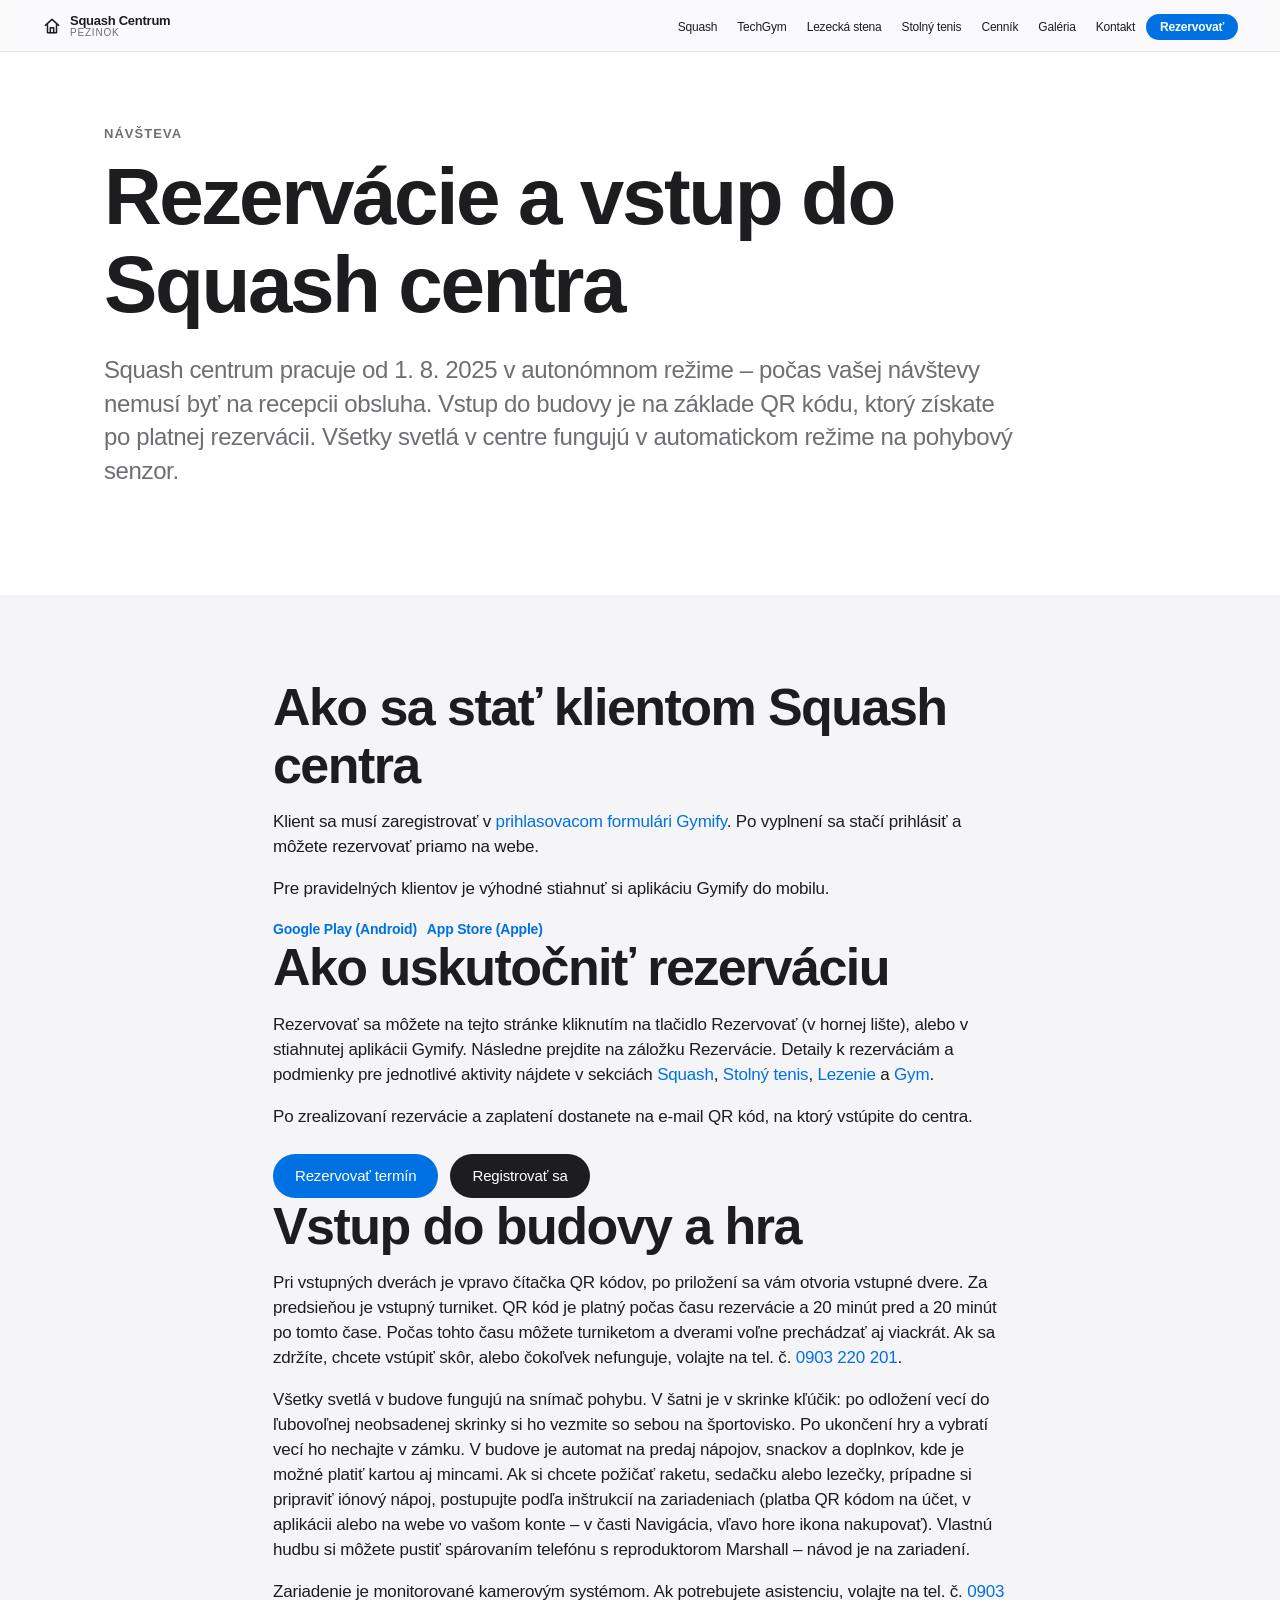
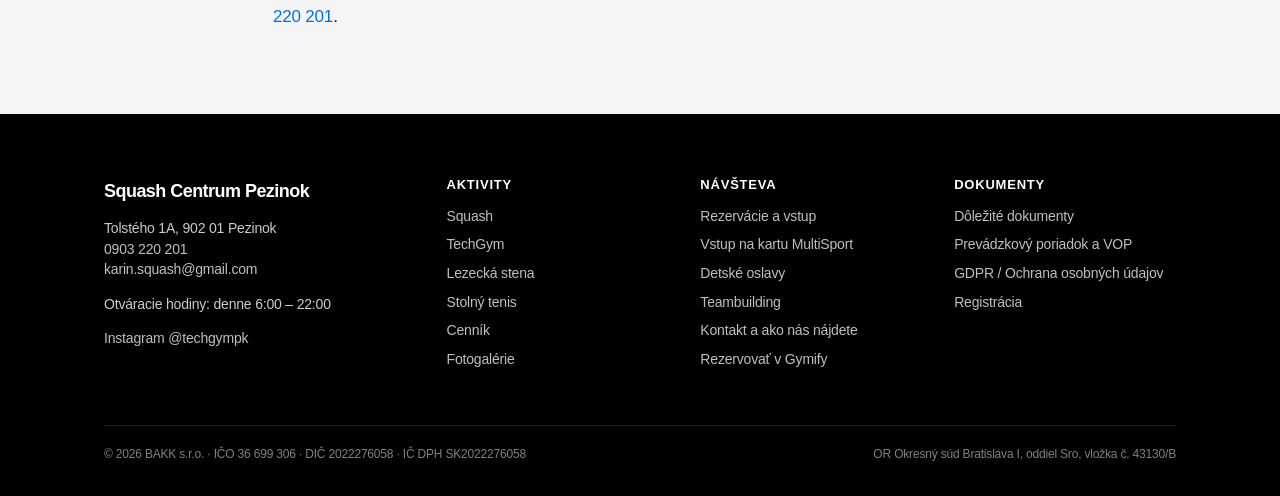
<file: rezervacie/index.html>
<!DOCTYPE html>
<html lang="sk">
<head>
  <meta charset="utf-8">
  <meta name="viewport" content="width=device-width, initial-scale=1">
  <title>Rezervácie a vstup · Squash Centrum Pezinok</title>
  <meta name="description" content="Ako sa zaregistrovať, rezervovať termín v Gymify a vstúpiť do Squash Centra Pezinok na QR kód.">
  <meta name="theme-color" content="#f5f5f7">
  <link rel="canonical" href="https://squashpk.sk/rezervacie/">
  <link rel="icon" type="image/png" sizes="48x48" href="/images/icons/favicon-48.png">
  <link rel="icon" type="image/png" sizes="192x192" href="/images/icons/favicon-192.png">
  <link rel="icon" href="/favicon.ico" sizes="any">
  <link rel="apple-touch-icon" sizes="180x180" href="/apple-touch-icon.png">
  <link rel="icon" type="image/svg+xml" href="/favicon.svg">
  <link rel="manifest" href="/site.webmanifest">
  <meta property="og:type" content="website">
  <meta property="og:locale" content="sk_SK">
  <meta property="og:site_name" content="Squash Centrum Pezinok">
  <meta property="og:title" content="Rezervácie a vstup · Squash Centrum Pezinok">
  <meta property="og:description" content="Ako sa zaregistrovať, rezervovať termín v Gymify a vstúpiť do Squash Centra Pezinok na QR kód.">
  <meta property="og:url" content="https://squashpk.sk/rezervacie/">
  <meta property="og:image" content="https://squashpk.sk/images/og.jpg">
  <meta property="og:image:width" content="1200">
  <meta property="og:image:height" content="630">
  <meta name="twitter:card" content="summary_large_image">
  <meta name="twitter:title" content="Rezervácie a vstup · Squash Centrum Pezinok">
  <meta name="twitter:description" content="Ako sa zaregistrovať, rezervovať termín v Gymify a vstúpiť do Squash Centra Pezinok na QR kód.">
  <meta name="twitter:image" content="https://squashpk.sk/images/og.jpg">
  <link rel="stylesheet" href="/css/style.css">
</head>
<body>
<a class="skip-link" href="#obsah">Preskočiť na obsah</a>
<header class="site-header">
  <div class="nav-wrap">
    <a class="brand" href="/" aria-label="Squash Centrum Pezinok – úvod">
      <svg class="brand-mark" viewBox="0 0 24 24" fill="none" stroke="currentColor" stroke-width="1.8" stroke-linecap="round" stroke-linejoin="round" aria-hidden="true">
        <path d="M4 11.2 12 4l8 7.2"/>
        <path d="M6.6 10.6V20h10.8V10.6"/>
        <path d="M10 20v-6h4v6"/>
      </svg>
      <span class="brand-text">
        <span class="brand-name">Squash Centrum</span>
        <span class="brand-sub">Pezinok</span>
      </span>
    </a>
    <button class="nav-toggle" type="button" aria-expanded="false" aria-controls="menu" aria-label="Otvoriť menu">
      <svg viewBox="0 0 24 24" fill="none" stroke="currentColor" stroke-width="1.8" aria-hidden="true"><path d="M4 7h16M4 12h16M4 17h16"/></svg>
    </button>
    <ul class="nav-links" id="menu">
      <li><a href="/squash/">Squash</a></li>
      <li><a href="/techgym/">TechGym</a></li>
      <li><a href="/lezecka-stena/">Lezecká stena</a></li>
      <li><a href="/stolny-tenis/">Stolný tenis</a></li>
      <li><a href="/cennik/">Cenník</a></li>
      <li><a href="/galeria/">Galéria</a></li>
      <li><a href="/kontakt/">Kontakt</a></li>
      <li><a class="btn-nav" href="https://gymify.sk/gym/squash-centrum/booking?hideDefaultHeader=0&preferredType=0" target="_blank" rel="noopener">Rezervovať</a></li>
    </ul>
  </div>
</header>
<main id="obsah">

<section class="section section-white" style="padding-top: 72px;">
  <div class="wrap">
    <p class="eyebrow">Návšteva</p>
    <h1>Rezervácie a vstup do Squash centra</h1>
    <p class="lead">Squash centrum pracuje od 1. 8. 2025 v autonómnom režime – počas vašej návštevy nemusí byť na recepcii obsluha. Vstup do budovy je na základe QR kódu, ktorý získate po platnej rezervácii. Všetky svetlá v centre fungujú v automatickom režime na pohybový senzor.</p>
  </div>
</section>

<section class="section section-gray">
  <div class="wrap prose">
    <h2>Ako sa stať klientom Squash centra</h2>
    <p>Klient sa musí zaregistrovať v <a href="https://client.gymify.app/sk?activeTab=register&gymUuid=ca8c86b3-9357-4e39-b32e-3185f0a0b3aa&gymName=Squash" target="_blank" rel="noopener">prihlasovacom formulári Gymify</a>. Po vyplnení sa stačí prihlásiť a môžete rezervovať priamo na webe.</p>
<p>Pre pravidelných klientov je výhodné stiahnuť si aplikáciu Gymify do mobilu.</p>
<div class="app-links">
  <a href="https://play.google.com/store/search?q=gymify&c=apps" target="_blank" rel="noopener">Google Play (Android)</a>
  <a href="https://apps.apple.com/sk/app/gymify/id1623694236?l=sk" target="_blank" rel="noopener">App Store (Apple)</a>
</div>

    <h2>Ako uskutočniť rezerváciu</h2>
    <p>Rezervovať sa môžete na tejto stránke kliknutím na tlačidlo Rezervovať (v hornej lište), alebo v stiahnutej aplikácii Gymify. Následne prejdite na záložku Rezervácie. Detaily k rezerváciám a podmienky pre jednotlivé aktivity nájdete v sekciách <a href="/squash/">Squash</a>, <a href="/stolny-tenis/">Stolný tenis</a>, <a href="/lezecka-stena/">Lezenie</a> a <a href="/techgym/">Gym</a>.</p>
    <p>Po zrealizovaní rezervácie a zaplatení dostanete na e-mail QR kód, na ktorý vstúpite do centra.</p>
    <div class="cta-row">
<a class="btn btn-primary" href="https://gymify.sk/gym/squash-centrum/booking?hideDefaultHeader=0&preferredType=0" target="_blank" rel="noopener">Rezervovať termín</a>
<a class="btn btn-dark" href="https://client.gymify.app/sk?activeTab=register&gymUuid=ca8c86b3-9357-4e39-b32e-3185f0a0b3aa&gymName=Squash" target="_blank" rel="noopener">Registrovať sa</a>
</div>

    <h2>Vstup do budovy a hra</h2>
    <p>Pri vstupných dverách je vpravo čítačka QR kódov, po priložení sa vám otvoria vstupné dvere. Za predsieňou je vstupný turniket. QR kód je platný počas času rezervácie a 20 minút pred a 20 minút po tomto čase. Počas tohto času môžete turniketom a dverami voľne prechádzať aj viackrát. Ak sa zdržíte, chcete vstúpiť skôr, alebo čokoľvek nefunguje, volajte na tel. č. <a href="tel:+421903220201">0903 220 201</a>.</p>
    <p>Všetky svetlá v budove fungujú na snímač pohybu. V šatni je v skrinke kľúčik: po odložení vecí do ľubovoľnej neobsadenej skrinky si ho vezmite so sebou na športovisko. Po ukončení hry a vybratí vecí ho nechajte v zámku. V budove je automat na predaj nápojov, snackov a doplnkov, kde je možné platiť kartou aj mincami. Ak si chcete požičať raketu, sedačku alebo lezečky, prípadne si pripraviť iónový nápoj, postupujte podľa inštrukcií na zariadeniach (platba QR kódom na účet, v aplikácii alebo na webe vo vašom konte – v časti Navigácia, vľavo hore ikona nakupovať). Vlastnú hudbu si môžete pustiť spárovaním telefónu s reproduktorom Marshall – návod je na zariadení.</p>
    <p>Zariadenie je monitorované kamerovým systémom. Ak potrebujete asistenciu, volajte na tel. č. <a href="tel:+421903220201">0903 220 201</a>.</p>
  </div>
</section>

</main>
<footer class="site-footer">
  <div class="wrap">
    <div class="footer-grid">
      <div>
        <div class="footer-brand">Squash Centrum Pezinok</div>
        <p>Tolstého 1A, 902 01 Pezinok<br>
        <a href="tel:+421903220201">0903 220 201</a><br>
        <a href="mailto:karin.squash@gmail.com">karin.squash@gmail.com</a></p>
        <p>Otváracie hodiny: denne 6:00 – 22:00</p>
        <p>
          <a href="https://www.instagram.com/techgympk/" rel="noopener" target="_blank">Instagram @techgympk</a>
        </p>
      </div>
      <div>
        <h4>Aktivity</h4>
        <ul>
          <li><a href="/squash/">Squash</a></li>
          <li><a href="/techgym/">TechGym</a></li>
          <li><a href="/lezecka-stena/">Lezecká stena</a></li>
          <li><a href="/stolny-tenis/">Stolný tenis</a></li>
          <li><a href="/cennik/">Cenník</a></li>
          <li><a href="/galeria/">Fotogalérie</a></li>
        </ul>
      </div>
      <div>
        <h4>Návšteva</h4>
        <ul>
          <li><a href="/rezervacie/">Rezervácie a vstup</a></li>
          <li><a href="/multisport/">Vstup na kartu MultiSport</a></li>
          <li><a href="/oslavy/">Detské oslavy</a></li>
          <li><a href="/teambuilding/">Teambuilding</a></li>
          <li><a href="/kontakt/">Kontakt a ako nás nájdete</a></li>
          <li><a href="https://gymify.sk/gym/squash-centrum/booking?hideDefaultHeader=0&preferredType=0" target="_blank" rel="noopener">Rezervovať v Gymify</a></li>
        </ul>
      </div>
      <div>
        <h4>Dokumenty</h4>
        <ul>
          <li><a href="/dokumenty/">Dôležité dokumenty</a></li>
          <li><a href="/dokumenty/prevadzkovy-poriadok-a-vop.pdf">Prevádzkový poriadok a VOP</a></li>
          <li><a href="/dokumenty/gdpr.pdf">GDPR / Ochrana osobných údajov</a></li>
          <li><a href="https://client.gymify.app/sk?activeTab=register&gymUuid=ca8c86b3-9357-4e39-b32e-3185f0a0b3aa&gymName=Squash" target="_blank" rel="noopener">Registrácia</a></li>
        </ul>
      </div>
    </div>
    <div class="legal">
      <div>© 2026 BAKK s.r.o. · IČO 36 699 306 · DIČ 2022276058 · IČ DPH SK2022276058</div>
      <div>OR Okresný súd Bratislava I, oddiel Sro, vložka č. 43130/B</div>
    </div>
  </div>
</footer>
<script src="/js/main.js"></script>
</body>
</html>
</file>
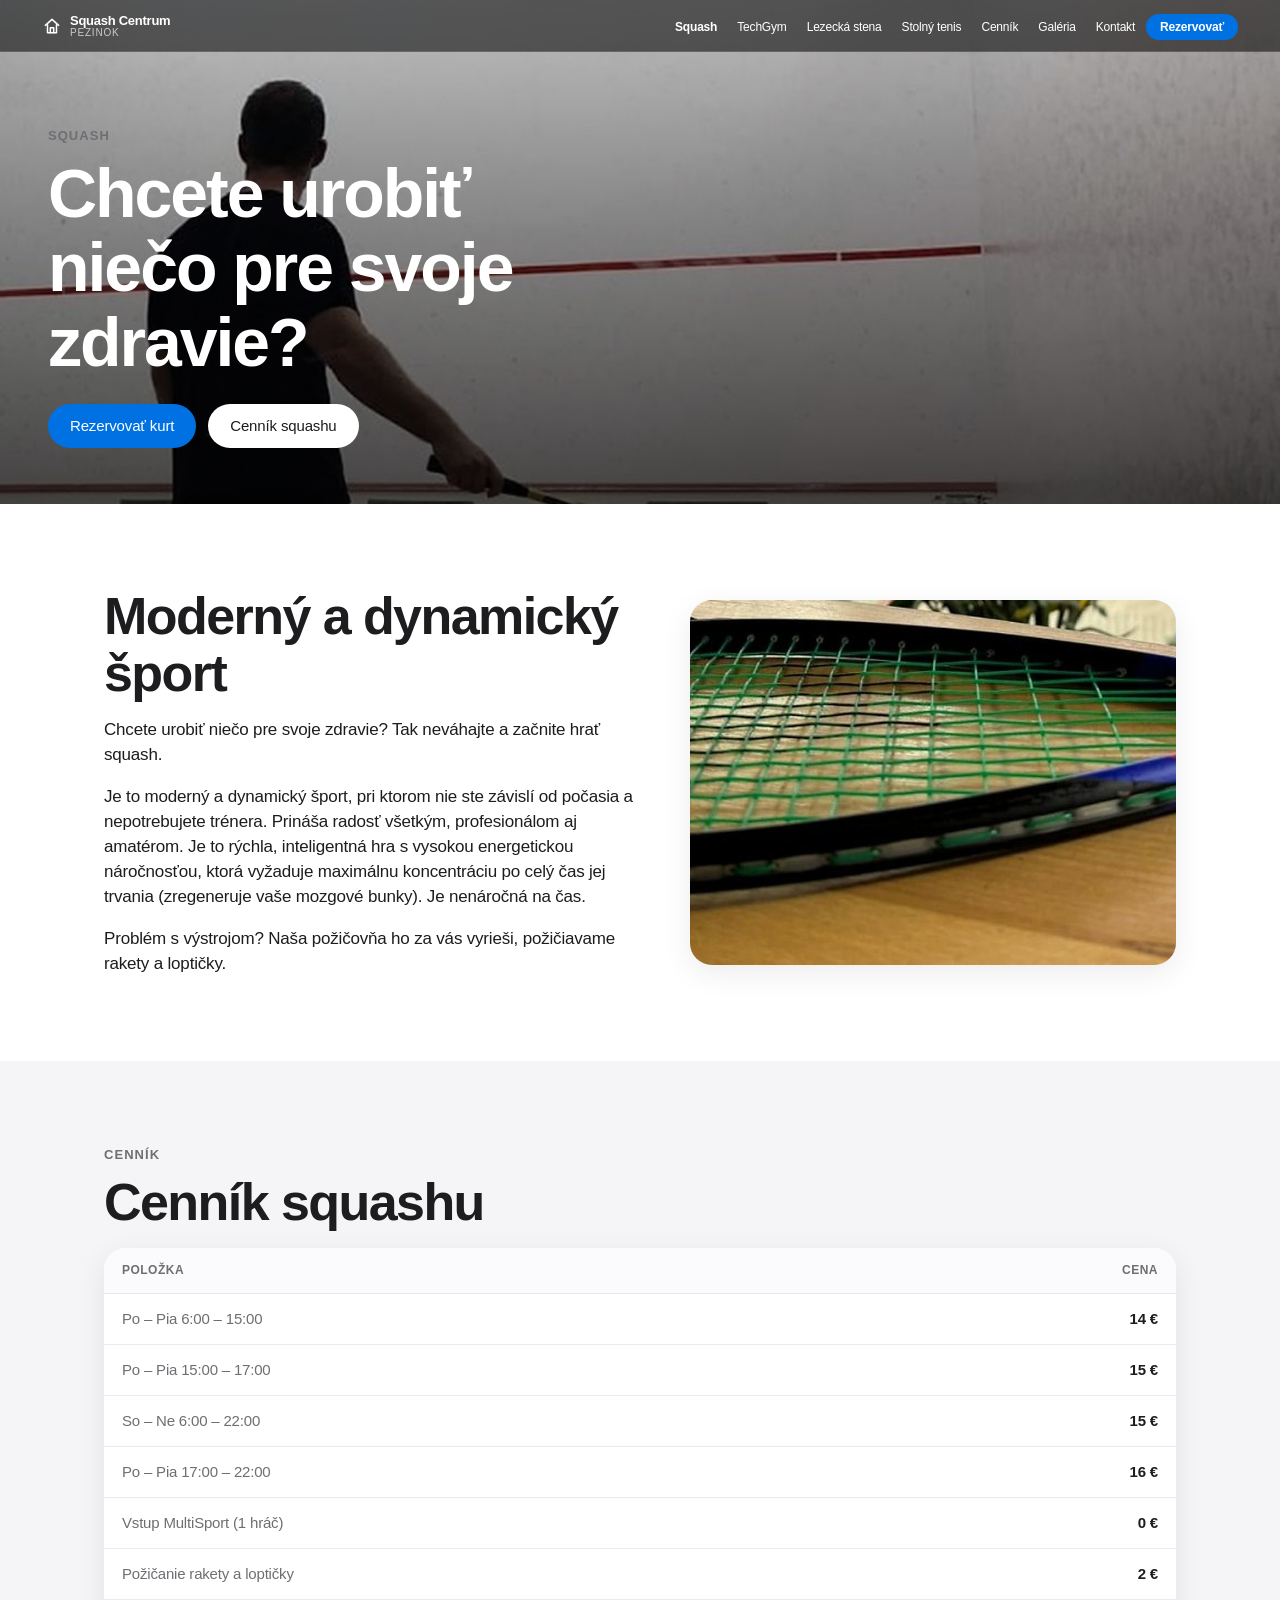
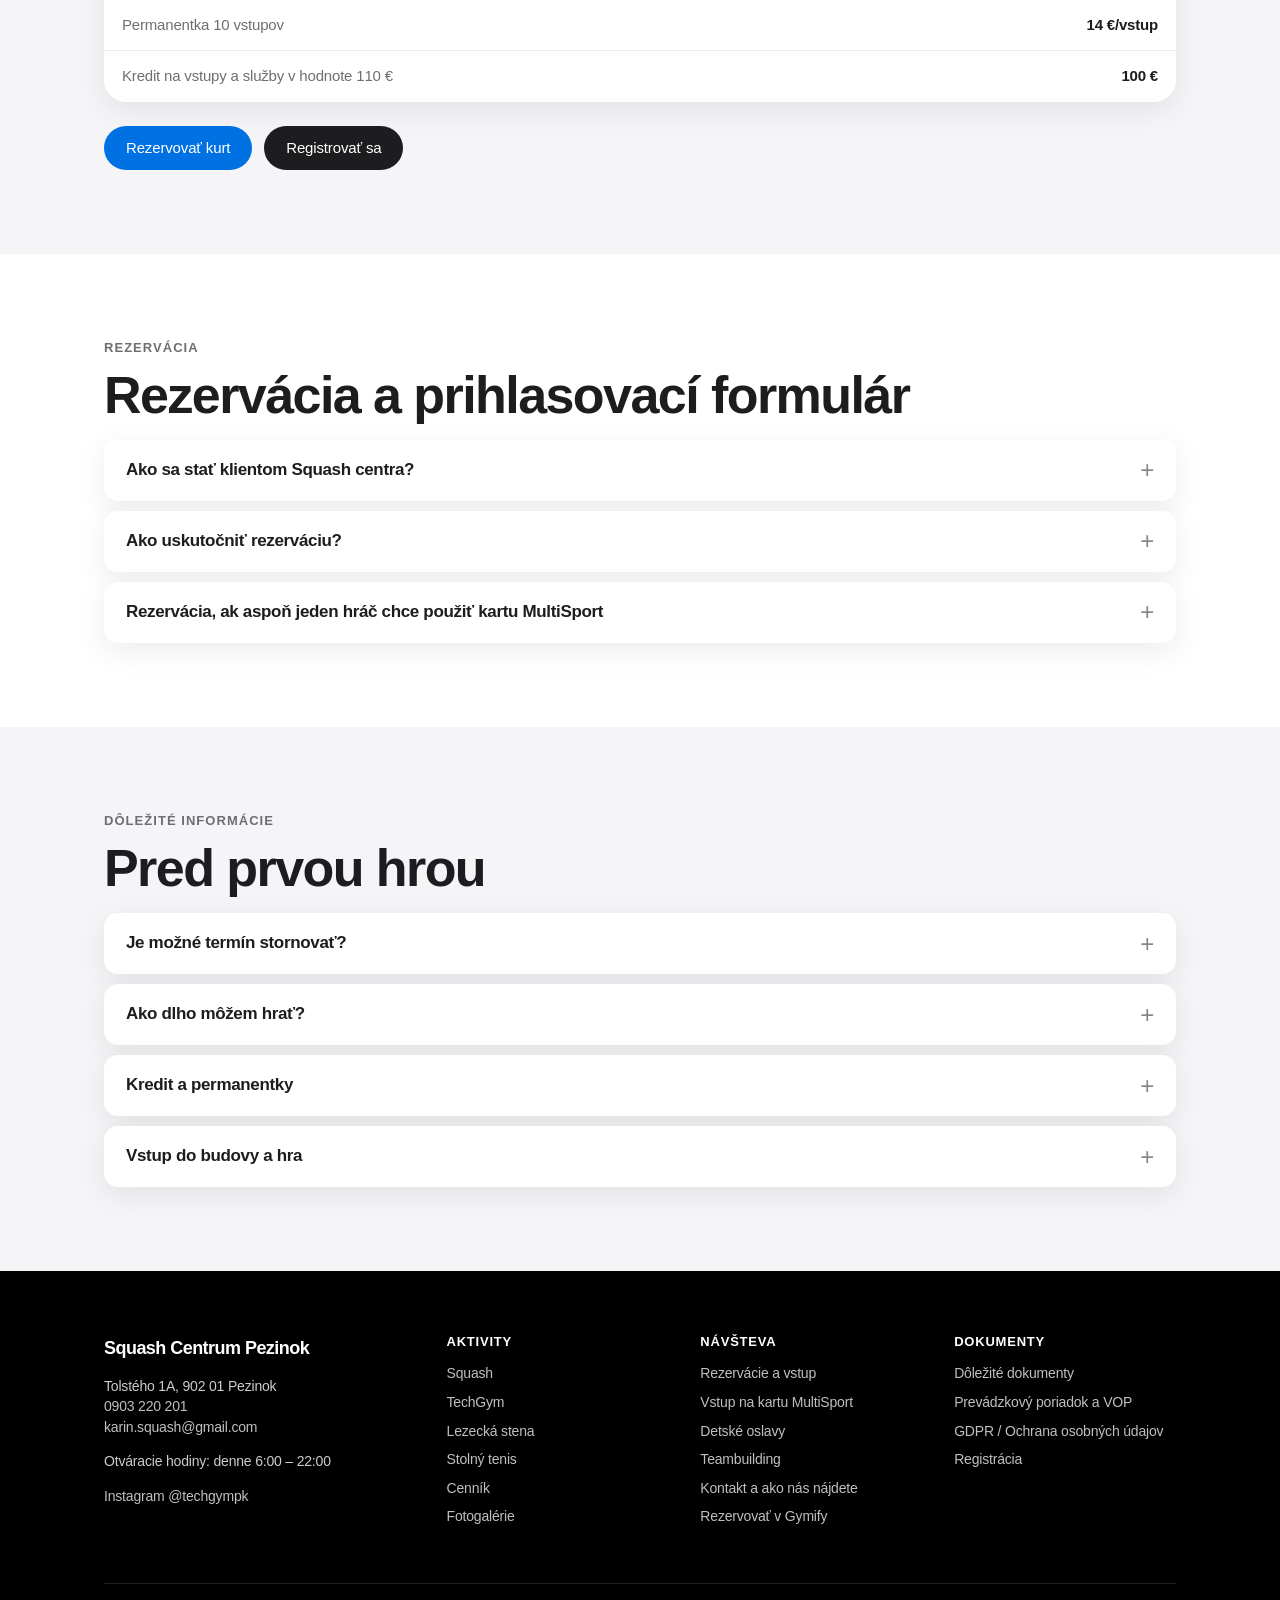
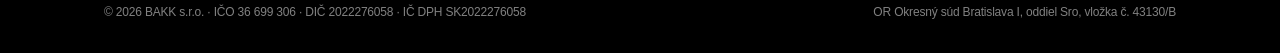
<file: squash/index.html>
<!DOCTYPE html>
<html lang="sk">
<head>
  <meta charset="utf-8">
  <meta name="viewport" content="width=device-width, initial-scale=1">
  <title>Squash · Squash Centrum Pezinok</title>
  <meta name="description" content="Dva squashové kurty Fiberesin v Pezinku. Rezervácia online, požičanie rakiet a loptičiek, vstup na MultiSport.">
  <meta name="theme-color" content="#f5f5f7">
  <link rel="canonical" href="https://squashpk.sk/squash/">
  <link rel="icon" type="image/png" sizes="48x48" href="/images/icons/favicon-48.png">
  <link rel="icon" type="image/png" sizes="192x192" href="/images/icons/favicon-192.png">
  <link rel="icon" href="/favicon.ico" sizes="any">
  <link rel="apple-touch-icon" sizes="180x180" href="/apple-touch-icon.png">
  <link rel="icon" type="image/svg+xml" href="/favicon.svg">
  <link rel="manifest" href="/site.webmanifest">
  <meta property="og:type" content="website">
  <meta property="og:locale" content="sk_SK">
  <meta property="og:site_name" content="Squash Centrum Pezinok">
  <meta property="og:title" content="Squash · Squash Centrum Pezinok">
  <meta property="og:description" content="Dva squashové kurty Fiberesin v Pezinku. Rezervácia online, požičanie rakiet a loptičiek, vstup na MultiSport.">
  <meta property="og:url" content="https://squashpk.sk/squash/">
  <meta property="og:image" content="https://squashpk.sk/images/og.jpg">
  <meta property="og:image:width" content="1200">
  <meta property="og:image:height" content="630">
  <meta name="twitter:card" content="summary_large_image">
  <meta name="twitter:title" content="Squash · Squash Centrum Pezinok">
  <meta name="twitter:description" content="Dva squashové kurty Fiberesin v Pezinku. Rezervácia online, požičanie rakiet a loptičiek, vstup na MultiSport.">
  <meta name="twitter:image" content="https://squashpk.sk/images/og.jpg">
  <link rel="stylesheet" href="/css/style.css">
  <script type="application/ld+json">
  {
    "@context": "https://schema.org",
    "@type": "Service",
    "name": "Squash",
    "url": "https://squashpk.sk/squash/",
    "provider": {
      "@id": "https://squashpk.sk/#business"
    },
    "areaServed": {
      "@id": "https://squashpk.sk/#business"
    }
  }
  </script>
</head>
<body>
<a class="skip-link" href="#obsah">Preskočiť na obsah</a>
<header class="site-header">
  <div class="nav-wrap">
    <a class="brand" href="/" aria-label="Squash Centrum Pezinok – úvod">
      <svg class="brand-mark" viewBox="0 0 24 24" fill="none" stroke="currentColor" stroke-width="1.8" stroke-linecap="round" stroke-linejoin="round" aria-hidden="true">
        <path d="M4 11.2 12 4l8 7.2"/>
        <path d="M6.6 10.6V20h10.8V10.6"/>
        <path d="M10 20v-6h4v6"/>
      </svg>
      <span class="brand-text">
        <span class="brand-name">Squash Centrum</span>
        <span class="brand-sub">Pezinok</span>
      </span>
    </a>
    <button class="nav-toggle" type="button" aria-expanded="false" aria-controls="menu" aria-label="Otvoriť menu">
      <svg viewBox="0 0 24 24" fill="none" stroke="currentColor" stroke-width="1.8" aria-hidden="true"><path d="M4 7h16M4 12h16M4 17h16"/></svg>
    </button>
    <ul class="nav-links" id="menu">
      <li><a href="/squash/" aria-current="page">Squash</a></li>
      <li><a href="/techgym/">TechGym</a></li>
      <li><a href="/lezecka-stena/">Lezecká stena</a></li>
      <li><a href="/stolny-tenis/">Stolný tenis</a></li>
      <li><a href="/cennik/">Cenník</a></li>
      <li><a href="/galeria/">Galéria</a></li>
      <li><a href="/kontakt/">Kontakt</a></li>
      <li><a class="btn-nav" href="https://gymify.sk/gym/squash-centrum/booking?hideDefaultHeader=0&preferredType=0" target="_blank" rel="noopener">Rezervovať</a></li>
    </ul>
  </div>
</header>
<main id="obsah">

<section class="page-hero hero-from-behind" data-hero>
  <div class="hero-media" aria-hidden="true">
    <img src="/images/new/squash-from-behind-portrait.jpg" alt="Hráč na squashovom kurte v Squash Centre Pezinok" width="1350" height="1706" decoding="async" fetchpriority="high">
  </div>
  <div class="hero-content">
    <p class="eyebrow">Squash</p>
    <h1>Chcete urobiť niečo pre svoje zdravie?</h1>
    <div class="cta-row">
<a class="btn btn-primary" href="https://gymify.sk/gym/squash-centrum/booking?hideDefaultHeader=0&preferredType=0&reservable=135" target="_blank" rel="noopener">Rezervovať kurt</a>
<a class="btn btn-light" href="/cennik/#squash">Cenník squashu</a>
</div>
  </div>
</section>

<section class="section section-white">
  <div class="wrap">
    <div class="split">
      <div class="prose">
        <h2>Moderný a dynamický šport</h2>
        <p>Chcete urobiť niečo pre svoje zdravie? Tak neváhajte a začnite hrať squash.</p>
        <p>Je to moderný a dynamický šport, pri ktorom nie ste závislí od počasia a nepotrebujete trénera. Prináša radosť všetkým, profesionálom aj amatérom. Je to rýchla, inteligentná hra s vysokou energetickou náročnosťou, ktorá vyžaduje maximálnu koncentráciu po celý čas jej trvania (zregeneruje vaše mozgové bunky). Je nenáročná na čas.</p>
        <p>Problém s výstrojom? Naša požičovňa ho za vás vyrieši, požičiavame rakety a loptičky.</p>
      </div>
      <div class="split-media">
        <img src="/images/new/squash-racket-only.jpg" alt="Squashová raketa v Squash Centre Pezinok" width="2400" height="660" loading="lazy" decoding="async">
      </div>
    </div>
  </div>
</section>

<section class="section section-gray" id="cennik">
  <div class="wrap">
    <p class="eyebrow">Cenník</p>
    <h2>Cenník squashu</h2>
    <div class="table-wrap"><table class="prices"><thead><tr><th>Položka</th><th>Cena</th></tr></thead><tbody><tr><td class="desc">Po – Pia 6:00 – 15:00</td><td>14&nbsp;€</td></tr><tr><td class="desc">Po – Pia 15:00 – 17:00</td><td>15&nbsp;€</td></tr><tr><td class="desc">So – Ne 6:00 – 22:00</td><td>15&nbsp;€</td></tr><tr><td class="desc">Po – Pia 17:00 – 22:00</td><td>16&nbsp;€</td></tr><tr><td class="desc">Vstup MultiSport (1 hráč)</td><td>0&nbsp;€</td></tr><tr><td class="desc">Požičanie rakety a loptičky</td><td>2&nbsp;€</td></tr><tr><td class="desc">Permanentka 10 vstupov</td><td>14&nbsp;€/vstup</td></tr><tr><td class="desc">Kredit na vstupy a služby v hodnote 110&nbsp;€</td><td>100&nbsp;€</td></tr></tbody></table></div>
    <div class="cta-row">
<a class="btn btn-primary" href="https://gymify.sk/gym/squash-centrum/booking?hideDefaultHeader=0&preferredType=0&reservable=135" target="_blank" rel="noopener">Rezervovať kurt</a>
<a class="btn btn-dark" href="https://client.gymify.app/sk?activeTab=register&gymUuid=ca8c86b3-9357-4e39-b32e-3185f0a0b3aa&gymName=Squash" target="_blank" rel="noopener">Registrovať sa</a>
</div>
  </div>
</section>

<section class="section section-white" id="rezervacia">
  <div class="wrap">
    <p class="eyebrow">Rezervácia</p>
    <h2>Rezervácia a prihlasovací formulár</h2>
    <div class="faq">
<details><summary>Ako sa stať klientom Squash centra?</summary><div class="faq-body"><p>Klient sa musí zaregistrovať v <a href="https://client.gymify.app/sk?activeTab=register&gymUuid=ca8c86b3-9357-4e39-b32e-3185f0a0b3aa&gymName=Squash" target="_blank" rel="noopener">prihlasovacom formulári Gymify</a>. Po vyplnení sa stačí prihlásiť a môžete rezervovať priamo na webe.</p>
<p>Pre pravidelných klientov je výhodné stiahnuť si aplikáciu Gymify do mobilu.</p>
<div class="app-links">
  <a href="https://play.google.com/store/search?q=gymify&c=apps" target="_blank" rel="noopener">Google Play (Android)</a>
  <a href="https://apps.apple.com/sk/app/gymify/id1623694236?l=sk" target="_blank" rel="noopener">App Store (Apple)</a>
</div></div></details>
<details><summary>Ako uskutočniť rezerváciu?</summary><div class="faq-body"><p>Rezervovať sa môžete na tejto stránke kliknutím na tlačidlo Rezervovať, alebo v stiahnutej aplikácii Gymify. Následne prejdete na záložku Rezervácie. Vyberte si položku kurtu (Kurt 1 alebo Kurt 2). Po kliknutí na požadovaný druh rezervácie si vyberiete dátum a čas (zelené políčka sú voľné, oranžové sú obsadené). Po odkliknutí „Rezervovať“ si vyberiete spôsob platby – platobnou kartou, ak nemáte zakúpenú permanentku ani kredit, alebo „Iný spôsob“, kde sa zobrazia váš kredit, permanentka alebo MultiSport. Odkliknete okienko „Prihlasujem sa s povinnosťou platby“ a dáte zaplatiť. Do e-mailu vám príde potvrdenie a vstupový QR kód, ktorý zašlite všetkým svojim spoluhráčom, aby naň mohli vstúpiť do budovy.</p>
       <p><a class="btn btn-primary btn-sm" href="https://gymify.sk/gym/squash-centrum/booking?hideDefaultHeader=0&preferredType=0&reservable=135" target="_blank" rel="noopener">Otvoriť rezervácie</a></p></div></details>
<details><summary>Rezervácia, ak aspoň jeden hráč chce použiť kartu MultiSport</summary><div class="faq-body"><p>Podmienkou MultiSportu je, že v autonómnom režime je možné používať iba virtuálnu MultiSport kartu. Vlastníci plastovej karty môžu kartu použiť iba v čase, keď je v centre obsluha, spravidla v pracovné dni od 17:00 do 21:00, po predchádzajúcej dohode na tel. č. <a href="tel:+421903220201">0903 220 201</a>.</p>
<p>Pred prvou rezerváciou je potrebné kartu MultiSport spárovať s vaším kontom na Gymify pri osobnej návšteve (podmienka MultiSportu, pretože musíme skontrolovať vašu totožnosť). Návštevu a spárovanie si dohodnete na tom istom čísle.</p>
       <p>Keď máte konto spárované, môžete si rezervovať položky Squash kurt 1 MultiSport alebo kurt 2 MultiSport. Na daný čas sa musia prihlásiť a zaplatiť minimálne 2 hráči. Druhý hráč môže, ale nemusí byť vlastníkom karty MultiSport (vtedy zaplatí za polovicu kurtu kartou polovičnú sumu).</p>
       <p>Vstup klienta MultiSportu je na QR kód jeho virtuálnej karty. Vstup klienta bez MultiSport karty je na QR kód, ktorý dostane do e-mailu po zaplatení rezervácie. QR kód je platný počas času rezervácie a 20 minút pred a 20 minút po tomto čase. Ak sa zdržíte, volajte na tel. č. <a href="tel:+421903220201">0903 220 201</a>.</p>
       <p>Bezplatné zrušenie rezervácie je možné 8 hodín pred začiatkom hry. Ak pred začiatkom hry bude na daný čas rezervovaná iba jedna polovica kurtu, prevádzkovateľ má právo rezerváciu zablokovať.</p></div></details>
</div>
  </div>
</section>

<section class="section section-gray" id="info">
  <div class="wrap">
    <p class="eyebrow">Dôležité informácie</p>
    <h2>Pred prvou hrou</h2>
    <div class="faq">
<details><summary>Je možné termín stornovať?</summary><div class="faq-body"><p>Áno, 8 hodín pred začiatkom je možné urobiť bezplatné storno. Peniaze sa vám vrátia na automaticky vytvorenú kreditnú permanentku „Vrátenie peňazí za zrušenie rezervácie“. Následne budete môcť budúci vstup zaplatiť kreditom z tejto permanentky.</p></div></details>
<details><summary>Ako dlho môžem hrať?</summary><div class="faq-body"><p>Rezervácia času na hru je 60 minút, pričom do budovy môžete vstúpiť 20 minút pred termínom a odísť 20 minút po termíne, aby ste mali čas na prezlečenie, prípadne sprchu v šatniach. Počas tohto času môžete turniketom a dverami voľne prechádzať aj viackrát. Ak sa zdržíte, chcete vstúpiť skôr, alebo čokoľvek nefunguje, volajte na tel. č. <a href="tel:+421903220201">0903 220 201</a>.</p></div></details>
<details><summary>Kredit a permanentky</summary><div class="faq-body"><p>Výhodnejšie vstupy získate zakúpením kreditu alebo permanentky. Kredit je flexibilnejší a vhodnejší pre klientov, ktorí chodia na viacero aktivít (gym, squash, stolný tenis, lezenie), chodia v rôznych časoch, keď sú rôzne ceny (víkendy, dopoludnia), prípadne ich spoluhráč je klientom MultiSportu. Permanentky sú vhodnejšie pre klientov, ktorí chodia v rovnakom čase na jednu aktivitu; nedajú sa použiť, keď si rezervujete hru ako spoluhráč klienta MultiSportu.</p>
<p>Zakúpenie je možné vľavo v menu (v aplikácii vpravo dole v časti Navigácia): vyberiete Permanentky → Pridať, zvolíte typ, o ktorý máte záujem, odkliknete okienko „Nabíjam permanentku s povinnosťou platby“ a zaplatíte platobnou kartou. Kredit alebo permanentka sa pridá do vášho konta a zobrazí sa ako možnosť platby pri rezervácii, keď zvolíte „Iný spôsob platby“.</p>
<p>Pravidelný klient, ktorý si chce zarezervovať rovnaký čas hry na viacero týždňov dopredu a má kredit alebo permanentku, môže o to požiadať na tel. č. <a href="tel:+421903220201">0903 220 201</a>.</p></div></details>
<details><summary>Vstup do budovy a hra</summary><div class="faq-body"><p>Pri vstupných dverách je vpravo čítačka QR kódov. Po priložení sa vám otvoria vstupné dvere. Za predsieňou je vstupný turniket, ktorý po priložení QR kódu vpustí jednu osobu. Pri odchode musíte QR kód priložiť tiež. QR kód je platný počas času rezervácie a 20 minút pred a 20 minút po tomto čase. Počas tohto času môžete turniketom a dverami voľne prechádzať aj viackrát. Ak sa zdržíte, chcete vstúpiť skôr, alebo čokoľvek nefunguje, volajte na tel. č. <a href="tel:+421903220201">0903 220 201</a>.</p>
<p>Všetky svetlá v budove fungujú na snímač pohybu. V šatni je v skrinke kľúčik: po odložení vecí do ľubovoľnej neobsadenej skrinky si ho vezmite so sebou na športovisko. Po ukončení hry a vybratí vecí ho nechajte v zámku.</p>
<p>V budove je automat na predaj nápojov, snackov a doplnkov, kde je možné platiť kartou aj mincami. Ak si chcete požičať raketu, sedačku alebo lezečky, prípadne si pripraviť iónový nápoj, postupujte podľa inštrukcií na zariadeniach (platba QR kódom na účet, v aplikácii alebo na webe vo vašom konte – v časti Navigácia, vľavo hore ikona nakupovať). Vlastnú hudbu si môžete pustiť spárovaním telefónu s reproduktorom Marshall – návod je na zariadení.</p>
<p>Zariadenie je monitorované kamerovým systémom. Ak potrebujete asistenciu, volajte na tel. č. <a href="tel:+421903220201">0903 220 201</a>.</p><p>QR kód môžete zdieľať so svojimi spoluhráčmi, aby mohli vstúpiť.</p></div></details>
</div>
  </div>
</section>

</main>
<footer class="site-footer">
  <div class="wrap">
    <div class="footer-grid">
      <div>
        <div class="footer-brand">Squash Centrum Pezinok</div>
        <p>Tolstého 1A, 902 01 Pezinok<br>
        <a href="tel:+421903220201">0903 220 201</a><br>
        <a href="mailto:karin.squash@gmail.com">karin.squash@gmail.com</a></p>
        <p>Otváracie hodiny: denne 6:00 – 22:00</p>
        <p>
          <a href="https://www.instagram.com/techgympk/" rel="noopener" target="_blank">Instagram @techgympk</a>
        </p>
      </div>
      <div>
        <h4>Aktivity</h4>
        <ul>
          <li><a href="/squash/">Squash</a></li>
          <li><a href="/techgym/">TechGym</a></li>
          <li><a href="/lezecka-stena/">Lezecká stena</a></li>
          <li><a href="/stolny-tenis/">Stolný tenis</a></li>
          <li><a href="/cennik/">Cenník</a></li>
          <li><a href="/galeria/">Fotogalérie</a></li>
        </ul>
      </div>
      <div>
        <h4>Návšteva</h4>
        <ul>
          <li><a href="/rezervacie/">Rezervácie a vstup</a></li>
          <li><a href="/multisport/">Vstup na kartu MultiSport</a></li>
          <li><a href="/oslavy/">Detské oslavy</a></li>
          <li><a href="/teambuilding/">Teambuilding</a></li>
          <li><a href="/kontakt/">Kontakt a ako nás nájdete</a></li>
          <li><a href="https://gymify.sk/gym/squash-centrum/booking?hideDefaultHeader=0&preferredType=0" target="_blank" rel="noopener">Rezervovať v Gymify</a></li>
        </ul>
      </div>
      <div>
        <h4>Dokumenty</h4>
        <ul>
          <li><a href="/dokumenty/">Dôležité dokumenty</a></li>
          <li><a href="/dokumenty/prevadzkovy-poriadok-a-vop.pdf">Prevádzkový poriadok a VOP</a></li>
          <li><a href="/dokumenty/gdpr.pdf">GDPR / Ochrana osobných údajov</a></li>
          <li><a href="https://client.gymify.app/sk?activeTab=register&gymUuid=ca8c86b3-9357-4e39-b32e-3185f0a0b3aa&gymName=Squash" target="_blank" rel="noopener">Registrácia</a></li>
        </ul>
      </div>
    </div>
    <div class="legal">
      <div>© 2026 BAKK s.r.o. · IČO 36 699 306 · DIČ 2022276058 · IČ DPH SK2022276058</div>
      <div>OR Okresný súd Bratislava I, oddiel Sro, vložka č. 43130/B</div>
    </div>
  </div>
</footer>
<script src="/js/main.js"></script>
</body>
</html>
</file>
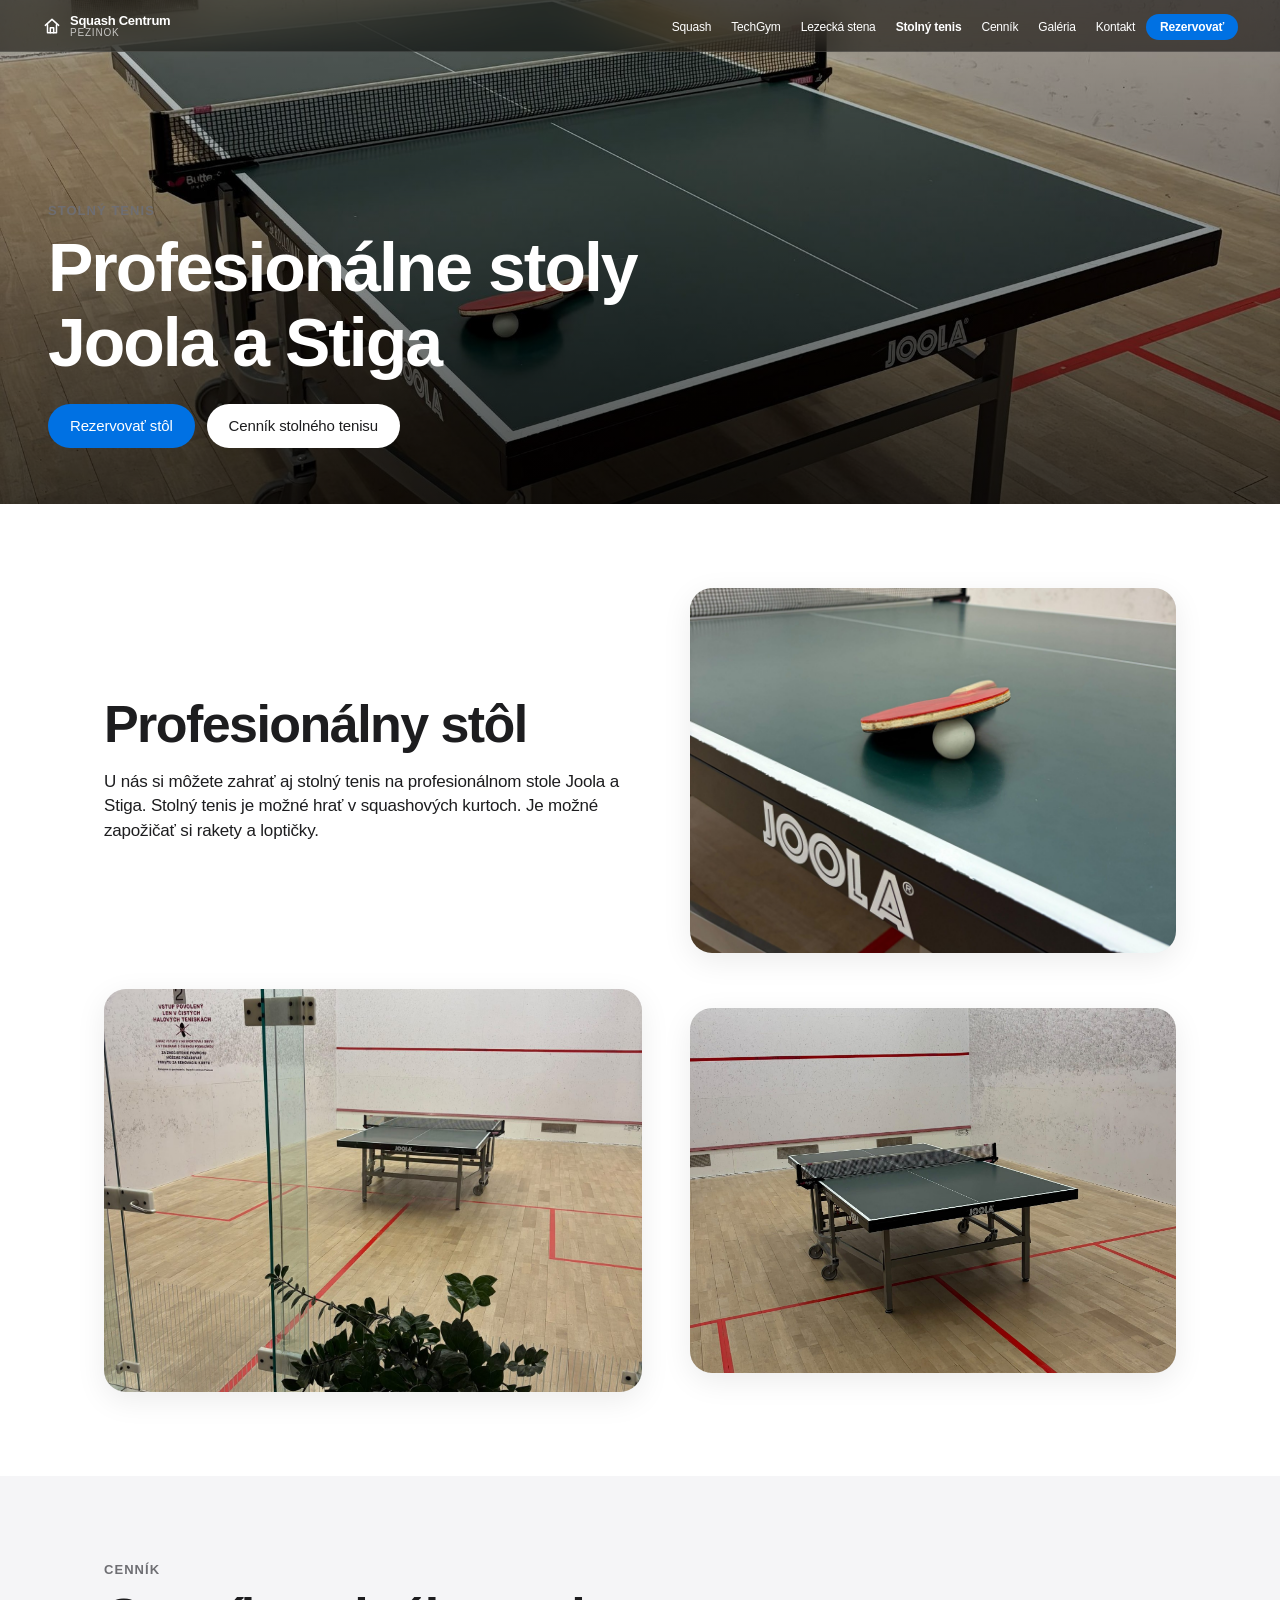
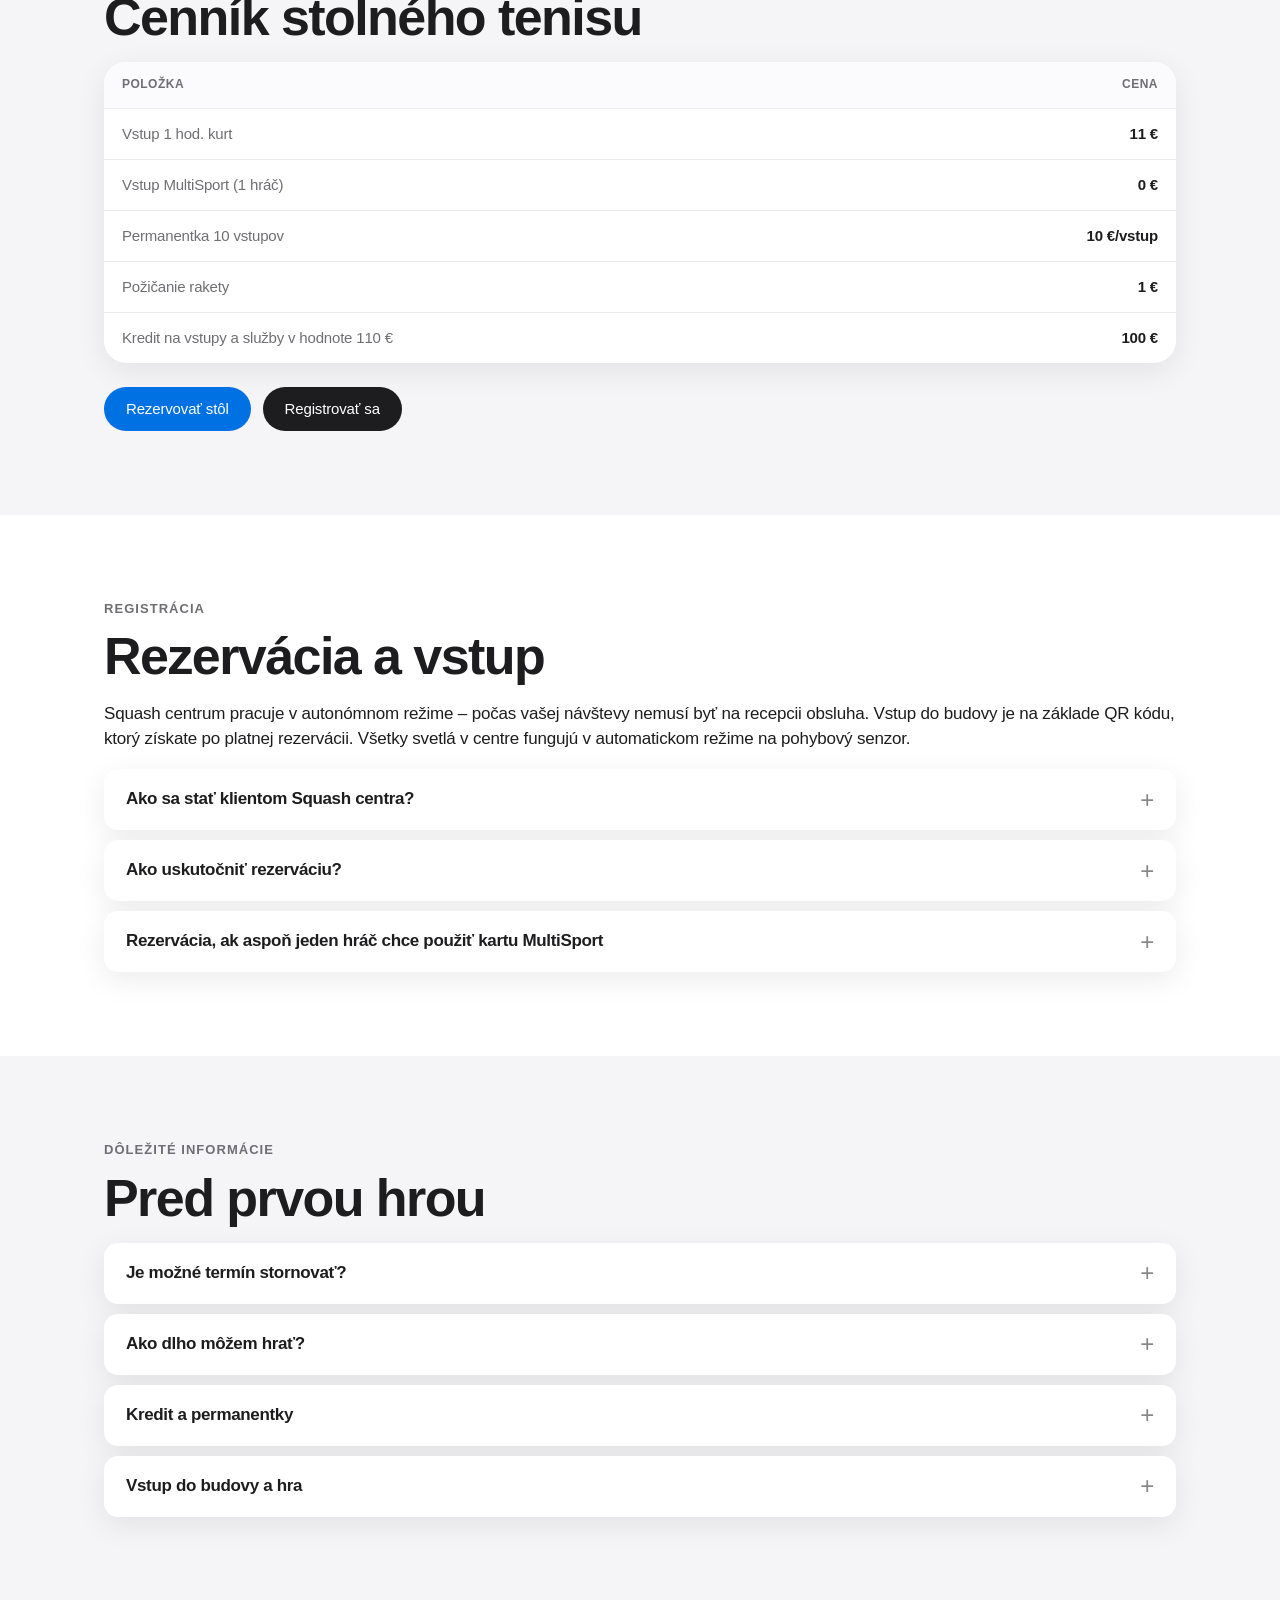
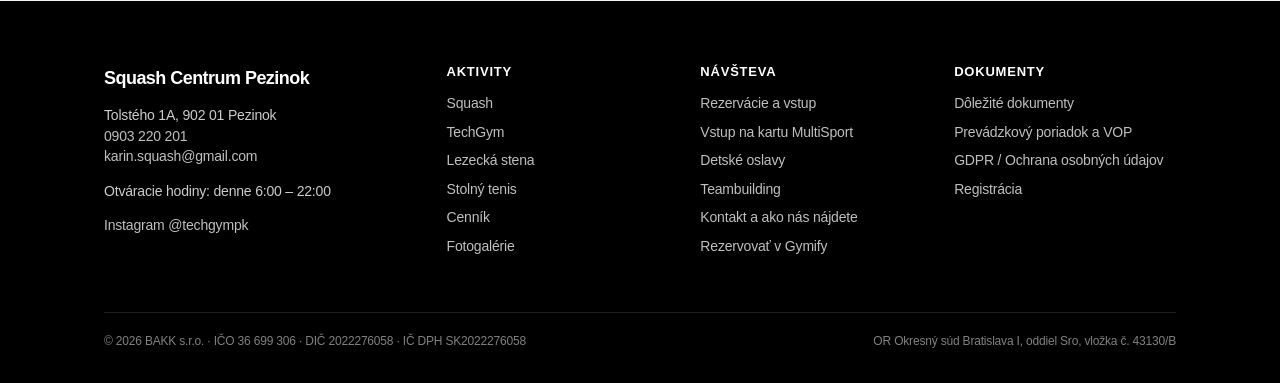
<file: stolny-tenis/index.html>
<!DOCTYPE html>
<html lang="sk">
<head>
  <meta charset="utf-8">
  <meta name="viewport" content="width=device-width, initial-scale=1">
  <title>Stolný tenis · Squash Centrum Pezinok</title>
  <meta name="description" content="Stolný tenis v Pezinku na profesionálnych stoloch Joola a Stiga v squashových kurtoch. Rezervácia online, požičanie rakiet.">
  <meta name="theme-color" content="#f5f5f7">
  <link rel="canonical" href="https://squashpk.sk/stolny-tenis/">
  <link rel="icon" type="image/png" sizes="48x48" href="/images/icons/favicon-48.png">
  <link rel="icon" type="image/png" sizes="192x192" href="/images/icons/favicon-192.png">
  <link rel="icon" href="/favicon.ico" sizes="any">
  <link rel="apple-touch-icon" sizes="180x180" href="/apple-touch-icon.png">
  <link rel="icon" type="image/svg+xml" href="/favicon.svg">
  <link rel="manifest" href="/site.webmanifest">
  <meta property="og:type" content="website">
  <meta property="og:locale" content="sk_SK">
  <meta property="og:site_name" content="Squash Centrum Pezinok">
  <meta property="og:title" content="Stolný tenis · Squash Centrum Pezinok">
  <meta property="og:description" content="Stolný tenis v Pezinku na profesionálnych stoloch Joola a Stiga v squashových kurtoch. Rezervácia online, požičanie rakiet.">
  <meta property="og:url" content="https://squashpk.sk/stolny-tenis/">
  <meta property="og:image" content="https://squashpk.sk/images/og.jpg">
  <meta property="og:image:width" content="1200">
  <meta property="og:image:height" content="630">
  <meta name="twitter:card" content="summary_large_image">
  <meta name="twitter:title" content="Stolný tenis · Squash Centrum Pezinok">
  <meta name="twitter:description" content="Stolný tenis v Pezinku na profesionálnych stoloch Joola a Stiga v squashových kurtoch. Rezervácia online, požičanie rakiet.">
  <meta name="twitter:image" content="https://squashpk.sk/images/og.jpg">
  <link rel="stylesheet" href="/css/style.css">
  <script type="application/ld+json">
  {
    "@context": "https://schema.org",
    "@type": "Service",
    "name": "Stolný tenis",
    "url": "https://squashpk.sk/stolny-tenis/",
    "provider": {
      "@id": "https://squashpk.sk/#business"
    },
    "areaServed": {
      "@id": "https://squashpk.sk/#business"
    }
  }
  </script>
</head>
<body>
<a class="skip-link" href="#obsah">Preskočiť na obsah</a>
<header class="site-header">
  <div class="nav-wrap">
    <a class="brand" href="/" aria-label="Squash Centrum Pezinok – úvod">
      <svg class="brand-mark" viewBox="0 0 24 24" fill="none" stroke="currentColor" stroke-width="1.8" stroke-linecap="round" stroke-linejoin="round" aria-hidden="true">
        <path d="M4 11.2 12 4l8 7.2"/>
        <path d="M6.6 10.6V20h10.8V10.6"/>
        <path d="M10 20v-6h4v6"/>
      </svg>
      <span class="brand-text">
        <span class="brand-name">Squash Centrum</span>
        <span class="brand-sub">Pezinok</span>
      </span>
    </a>
    <button class="nav-toggle" type="button" aria-expanded="false" aria-controls="menu" aria-label="Otvoriť menu">
      <svg viewBox="0 0 24 24" fill="none" stroke="currentColor" stroke-width="1.8" aria-hidden="true"><path d="M4 7h16M4 12h16M4 17h16"/></svg>
    </button>
    <ul class="nav-links" id="menu">
      <li><a href="/squash/">Squash</a></li>
      <li><a href="/techgym/">TechGym</a></li>
      <li><a href="/lezecka-stena/">Lezecká stena</a></li>
      <li><a href="/stolny-tenis/" aria-current="page">Stolný tenis</a></li>
      <li><a href="/cennik/">Cenník</a></li>
      <li><a href="/galeria/">Galéria</a></li>
      <li><a href="/kontakt/">Kontakt</a></li>
      <li><a class="btn-nav" href="https://gymify.sk/gym/squash-centrum/booking?hideDefaultHeader=0&preferredType=0" target="_blank" rel="noopener">Rezervovať</a></li>
    </ul>
  </div>
</header>
<main id="obsah">

<section class="page-hero hero-tt" data-hero>
  <div class="hero-media hero-bg-tt" aria-hidden="true">
    <img src="/images/sports/stolny-hero.jpg" alt="Stôl Joola s raketou v squashovom kurte Squash Centra Pezinok" width="2000" height="1333" decoding="async" fetchpriority="high">
  </div>
  <div class="hero-content">
    <p class="eyebrow">Stolný tenis</p>
    <h1>Profesionálne stoly Joola a Stiga</h1>
    <div class="cta-row">
<a class="btn btn-primary" href="https://gymify.sk/gym/squash-centrum/booking?hideDefaultHeader=0&preferredType=0&reservable=138" target="_blank" rel="noopener">Rezervovať stôl</a>
<a class="btn btn-light" href="/cennik/#stolny">Cenník stolného tenisu</a>
</div>
  </div>
</section>

<section class="section section-white">
  <div class="wrap">
    <div class="split">
      <div class="prose">
        <h2>Profesionálny stôl</h2>
        <p>U nás si môžete zahrať aj stolný tenis na profesionálnom stole Joola a Stiga. Stolný tenis je možné hrať v squashových kurtoch. Je možné zapožičať si rakety a loptičky.</p>
      </div>
      <div class="split-media">
        <img src="/images/sports/stolny-portrait.jpg" alt="Raketa a loptička na stole Joola" width="2000" height="1500" loading="lazy" decoding="async">
      </div>
    </div>
    <div class="split mt-l">
      <div class="split-media">
        <img src="/images/sports/stolny-dvere.jpg" alt="Pohľad cez sklenené dvere kurtu 2 na stôl stolného tenisu" width="1500" height="2000" loading="lazy" decoding="async">
      </div>
      <div class="split-media">
        <img src="/images/sports/stolny-stol.jpg" alt="Stôl Joola v squashovom kurte" width="2000" height="1333" loading="lazy" decoding="async">
      </div>
    </div>
  </div>
</section>

<section class="section section-gray" id="cennik">
  <div class="wrap">
    <p class="eyebrow">Cenník</p>
    <h2>Cenník stolného tenisu</h2>
    <div class="table-wrap"><table class="prices"><thead><tr><th>Položka</th><th>Cena</th></tr></thead><tbody><tr><td class="desc">Vstup 1 hod. kurt</td><td>11&nbsp;€</td></tr><tr><td class="desc">Vstup MultiSport (1 hráč)</td><td>0&nbsp;€</td></tr><tr><td class="desc">Permanentka 10 vstupov</td><td>10&nbsp;€/vstup</td></tr><tr><td class="desc">Požičanie rakety</td><td>1&nbsp;€</td></tr><tr><td class="desc">Kredit na vstupy a služby v hodnote 110&nbsp;€</td><td>100&nbsp;€</td></tr></tbody></table></div>
    <div class="cta-row">
<a class="btn btn-primary" href="https://gymify.sk/gym/squash-centrum/booking?hideDefaultHeader=0&preferredType=0&reservable=138" target="_blank" rel="noopener">Rezervovať stôl</a>
<a class="btn btn-dark" href="https://client.gymify.app/sk?activeTab=register&gymUuid=ca8c86b3-9357-4e39-b32e-3185f0a0b3aa&gymName=Squash" target="_blank" rel="noopener">Registrovať sa</a>
</div>
  </div>
</section>

<section class="section section-white" id="rezervacia">
  <div class="wrap">
    <p class="eyebrow">Registrácia</p>
    <h2>Rezervácia a vstup</h2>
    <p>Squash centrum pracuje v autonómnom režime – počas vašej návštevy nemusí byť na recepcii obsluha. Vstup do budovy je na základe QR kódu, ktorý získate po platnej rezervácii. Všetky svetlá v centre fungujú v automatickom režime na pohybový senzor.</p>
    <div class="faq">
<details><summary>Ako sa stať klientom Squash centra?</summary><div class="faq-body"><p>Klient sa musí zaregistrovať v <a href="https://client.gymify.app/sk?activeTab=register&gymUuid=ca8c86b3-9357-4e39-b32e-3185f0a0b3aa&gymName=Squash" target="_blank" rel="noopener">prihlasovacom formulári Gymify</a>. Po vyplnení sa stačí prihlásiť a môžete rezervovať priamo na webe.</p>
<p>Pre pravidelných klientov je výhodné stiahnuť si aplikáciu Gymify do mobilu.</p>
<div class="app-links">
  <a href="https://play.google.com/store/search?q=gymify&c=apps" target="_blank" rel="noopener">Google Play (Android)</a>
  <a href="https://apps.apple.com/sk/app/gymify/id1623694236?l=sk" target="_blank" rel="noopener">App Store (Apple)</a>
</div></div></details>
<details><summary>Ako uskutočniť rezerváciu?</summary><div class="faq-body"><p>Rezervovať sa môžete na tejto stránke kliknutím na tlačidlo Rezervovať, alebo v stiahnutej aplikácii Gymify. Následne prejdete na záložku Rezervácie. Vyberte si položku Stolný tenis 1 alebo Stolný tenis 2. Po kliknutí na požadovaný druh rezervácie si vyberiete dátum a čas (zelené políčka sú voľné, oranžové sú obsadené). Po odkliknutí „Rezervovať“ zvolíte platbu kartou, ak nemáte permanentku ani kredit, alebo „Iný spôsob“, kde sa zobrazia váš kredit, permanentka alebo MultiSport. Odkliknete okienko „Prihlasujem sa s povinnosťou platby“ a dáte zaplatiť. Do e-mailu vám príde potvrdenie a vstupový QR kód, ktorý zašlite všetkým svojim spoluhráčom, aby naň mohli vstúpiť do budovy.</p>
       <p><a class="btn btn-primary btn-sm" href="https://gymify.sk/gym/squash-centrum/booking?hideDefaultHeader=0&preferredType=0&reservable=138" target="_blank" rel="noopener">Otvoriť rezervácie</a></p></div></details>
<details><summary>Rezervácia, ak aspoň jeden hráč chce použiť kartu MultiSport</summary><div class="faq-body"><p>Podmienkou MultiSportu je, že v autonómnom režime je možné používať iba virtuálnu MultiSport kartu. Vlastníci plastovej karty môžu kartu použiť iba v čase, keď je v centre obsluha, spravidla v pracovné dni od 17:00 do 21:00, po predchádzajúcej dohode na tel. č. <a href="tel:+421903220201">0903 220 201</a>.</p>
<p>Pred prvou rezerváciou je potrebné kartu MultiSport spárovať s vaším kontom na Gymify pri osobnej návšteve (podmienka MultiSportu, pretože musíme skontrolovať vašu totožnosť). Návštevu a spárovanie si dohodnete na tom istom čísle.</p>
       <p>Keď máte konto spárované, môžete si rezervovať položky Stolný tenis 1 MultiSport alebo Stolný tenis 2 MultiSport. Na daný čas sa musia prihlásiť a zaplatiť minimálne 2 hráči. Druhý hráč môže, ale nemusí byť vlastníkom karty MultiSport (vtedy zaplatí za polovicu kurtu kartou polovičnú sumu).</p>
       <p>Vstup klienta MultiSportu je na QR kód jeho virtuálnej karty. Vstup klienta bez MultiSport karty je na QR kód, ktorý dostane do e-mailu po zaplatení rezervácie. QR kód je platný počas času rezervácie a 20 minút pred a 20 minút po tomto čase. Ak sa zdržíte, volajte na tel. č. <a href="tel:+421903220201">0903 220 201</a>.</p>
       <p>Bezplatné zrušenie rezervácie je možné 8 hodín pred začiatkom hry. Ak pred začiatkom hry bude na daný čas rezervovaná iba jedna polovica kurtu, prevádzkovateľ má právo rezerváciu zablokovať.</p></div></details>
</div>
  </div>
</section>

<section class="section section-gray" id="info">
  <div class="wrap">
    <p class="eyebrow">Dôležité informácie</p>
    <h2>Pred prvou hrou</h2>
    <div class="faq">
<details><summary>Je možné termín stornovať?</summary><div class="faq-body"><p>Áno, 8 hodín pred začiatkom je možné urobiť bezplatné storno. Peniaze sa vám vrátia na automaticky vytvorenú kreditnú permanentku „Vrátenie peňazí za zrušenie rezervácie“. Následne budete môcť budúci vstup zaplatiť kreditom z tejto permanentky.</p></div></details>
<details><summary>Ako dlho môžem hrať?</summary><div class="faq-body"><p>Rezervácia času na hru je 60 minút, pričom do budovy môžete vstúpiť 20 minút pred termínom a odísť 20 minút po termíne, aby ste mali čas na prezlečenie, prípadne sprchu v šatniach. Počas tohto času môžete turniketom a dverami voľne prechádzať aj viackrát. Ak sa zdržíte, chcete vstúpiť skôr, alebo čokoľvek nefunguje, volajte na tel. č. <a href="tel:+421903220201">0903 220 201</a>.</p></div></details>
<details><summary>Kredit a permanentky</summary><div class="faq-body"><p>Výhodnejšie vstupy získate zakúpením kreditu alebo permanentky. Kredit je flexibilnejší a vhodnejší pre klientov, ktorí chodia na viacero aktivít (gym, squash, stolný tenis, lezenie), chodia v rôznych časoch, keď sú rôzne ceny (víkendy, dopoludnia), prípadne ich spoluhráč je klientom MultiSportu. Permanentky sú vhodnejšie pre klientov, ktorí chodia v rovnakom čase na jednu aktivitu; nedajú sa použiť, keď si rezervujete hru ako spoluhráč klienta MultiSportu.</p>
<p>Zakúpenie je možné vľavo v menu (v aplikácii vpravo dole v časti Navigácia): vyberiete Permanentky → Pridať, zvolíte typ, o ktorý máte záujem, odkliknete okienko „Nabíjam permanentku s povinnosťou platby“ a zaplatíte platobnou kartou. Kredit alebo permanentka sa pridá do vášho konta a zobrazí sa ako možnosť platby pri rezervácii, keď zvolíte „Iný spôsob platby“.</p>
<p>Pravidelný klient, ktorý si chce zarezervovať rovnaký čas hry na viacero týždňov dopredu a má kredit alebo permanentku, môže o to požiadať na tel. č. <a href="tel:+421903220201">0903 220 201</a>.</p></div></details>
<details><summary>Vstup do budovy a hra</summary><div class="faq-body"><p>Pri vstupných dverách je vpravo čítačka QR kódov. Po priložení sa vám otvoria vstupné dvere. Za predsieňou je vstupný turniket, ktorý po priložení QR kódu vpustí jednu osobu. Pri odchode musíte QR kód priložiť tiež. QR kód je platný počas času rezervácie a 20 minút pred a 20 minút po tomto čase. Počas tohto času môžete turniketom a dverami voľne prechádzať aj viackrát. Ak sa zdržíte, chcete vstúpiť skôr, alebo čokoľvek nefunguje, volajte na tel. č. <a href="tel:+421903220201">0903 220 201</a>.</p>
<p>Všetky svetlá v budove fungujú na snímač pohybu. V šatni je v skrinke kľúčik: po odložení vecí do ľubovoľnej neobsadenej skrinky si ho vezmite so sebou na športovisko. Po ukončení hry a vybratí vecí ho nechajte v zámku.</p>
<p>V budove je automat na predaj nápojov, snackov a doplnkov, kde je možné platiť kartou aj mincami. Ak si chcete požičať raketu, sedačku alebo lezečky, prípadne si pripraviť iónový nápoj, postupujte podľa inštrukcií na zariadeniach (platba QR kódom na účet, v aplikácii alebo na webe vo vašom konte – v časti Navigácia, vľavo hore ikona nakupovať). Vlastnú hudbu si môžete pustiť spárovaním telefónu s reproduktorom Marshall – návod je na zariadení.</p>
<p>Zariadenie je monitorované kamerovým systémom. Ak potrebujete asistenciu, volajte na tel. č. <a href="tel:+421903220201">0903 220 201</a>.</p><p>QR kód na stolný tenis môžete zdieľať so svojimi spoluhráčmi, aby mohli vstúpiť.</p>
       <p>Ak nie je rozložený stolnotenisový stôl, prosím, rozložte si ho v objednanom kurte podľa návodu na stole.</p></div></details>
</div>
  </div>
</section>

</main>
<footer class="site-footer">
  <div class="wrap">
    <div class="footer-grid">
      <div>
        <div class="footer-brand">Squash Centrum Pezinok</div>
        <p>Tolstého 1A, 902 01 Pezinok<br>
        <a href="tel:+421903220201">0903 220 201</a><br>
        <a href="mailto:karin.squash@gmail.com">karin.squash@gmail.com</a></p>
        <p>Otváracie hodiny: denne 6:00 – 22:00</p>
        <p>
          <a href="https://www.instagram.com/techgympk/" rel="noopener" target="_blank">Instagram @techgympk</a>
        </p>
      </div>
      <div>
        <h4>Aktivity</h4>
        <ul>
          <li><a href="/squash/">Squash</a></li>
          <li><a href="/techgym/">TechGym</a></li>
          <li><a href="/lezecka-stena/">Lezecká stena</a></li>
          <li><a href="/stolny-tenis/">Stolný tenis</a></li>
          <li><a href="/cennik/">Cenník</a></li>
          <li><a href="/galeria/">Fotogalérie</a></li>
        </ul>
      </div>
      <div>
        <h4>Návšteva</h4>
        <ul>
          <li><a href="/rezervacie/">Rezervácie a vstup</a></li>
          <li><a href="/multisport/">Vstup na kartu MultiSport</a></li>
          <li><a href="/oslavy/">Detské oslavy</a></li>
          <li><a href="/teambuilding/">Teambuilding</a></li>
          <li><a href="/kontakt/">Kontakt a ako nás nájdete</a></li>
          <li><a href="https://gymify.sk/gym/squash-centrum/booking?hideDefaultHeader=0&preferredType=0" target="_blank" rel="noopener">Rezervovať v Gymify</a></li>
        </ul>
      </div>
      <div>
        <h4>Dokumenty</h4>
        <ul>
          <li><a href="/dokumenty/">Dôležité dokumenty</a></li>
          <li><a href="/dokumenty/prevadzkovy-poriadok-a-vop.pdf">Prevádzkový poriadok a VOP</a></li>
          <li><a href="/dokumenty/gdpr.pdf">GDPR / Ochrana osobných údajov</a></li>
          <li><a href="https://client.gymify.app/sk?activeTab=register&gymUuid=ca8c86b3-9357-4e39-b32e-3185f0a0b3aa&gymName=Squash" target="_blank" rel="noopener">Registrácia</a></li>
        </ul>
      </div>
    </div>
    <div class="legal">
      <div>© 2026 BAKK s.r.o. · IČO 36 699 306 · DIČ 2022276058 · IČ DPH SK2022276058</div>
      <div>OR Okresný súd Bratislava I, oddiel Sro, vložka č. 43130/B</div>
    </div>
  </div>
</footer>
<script src="/js/main.js"></script>
</body>
</html>
</file>
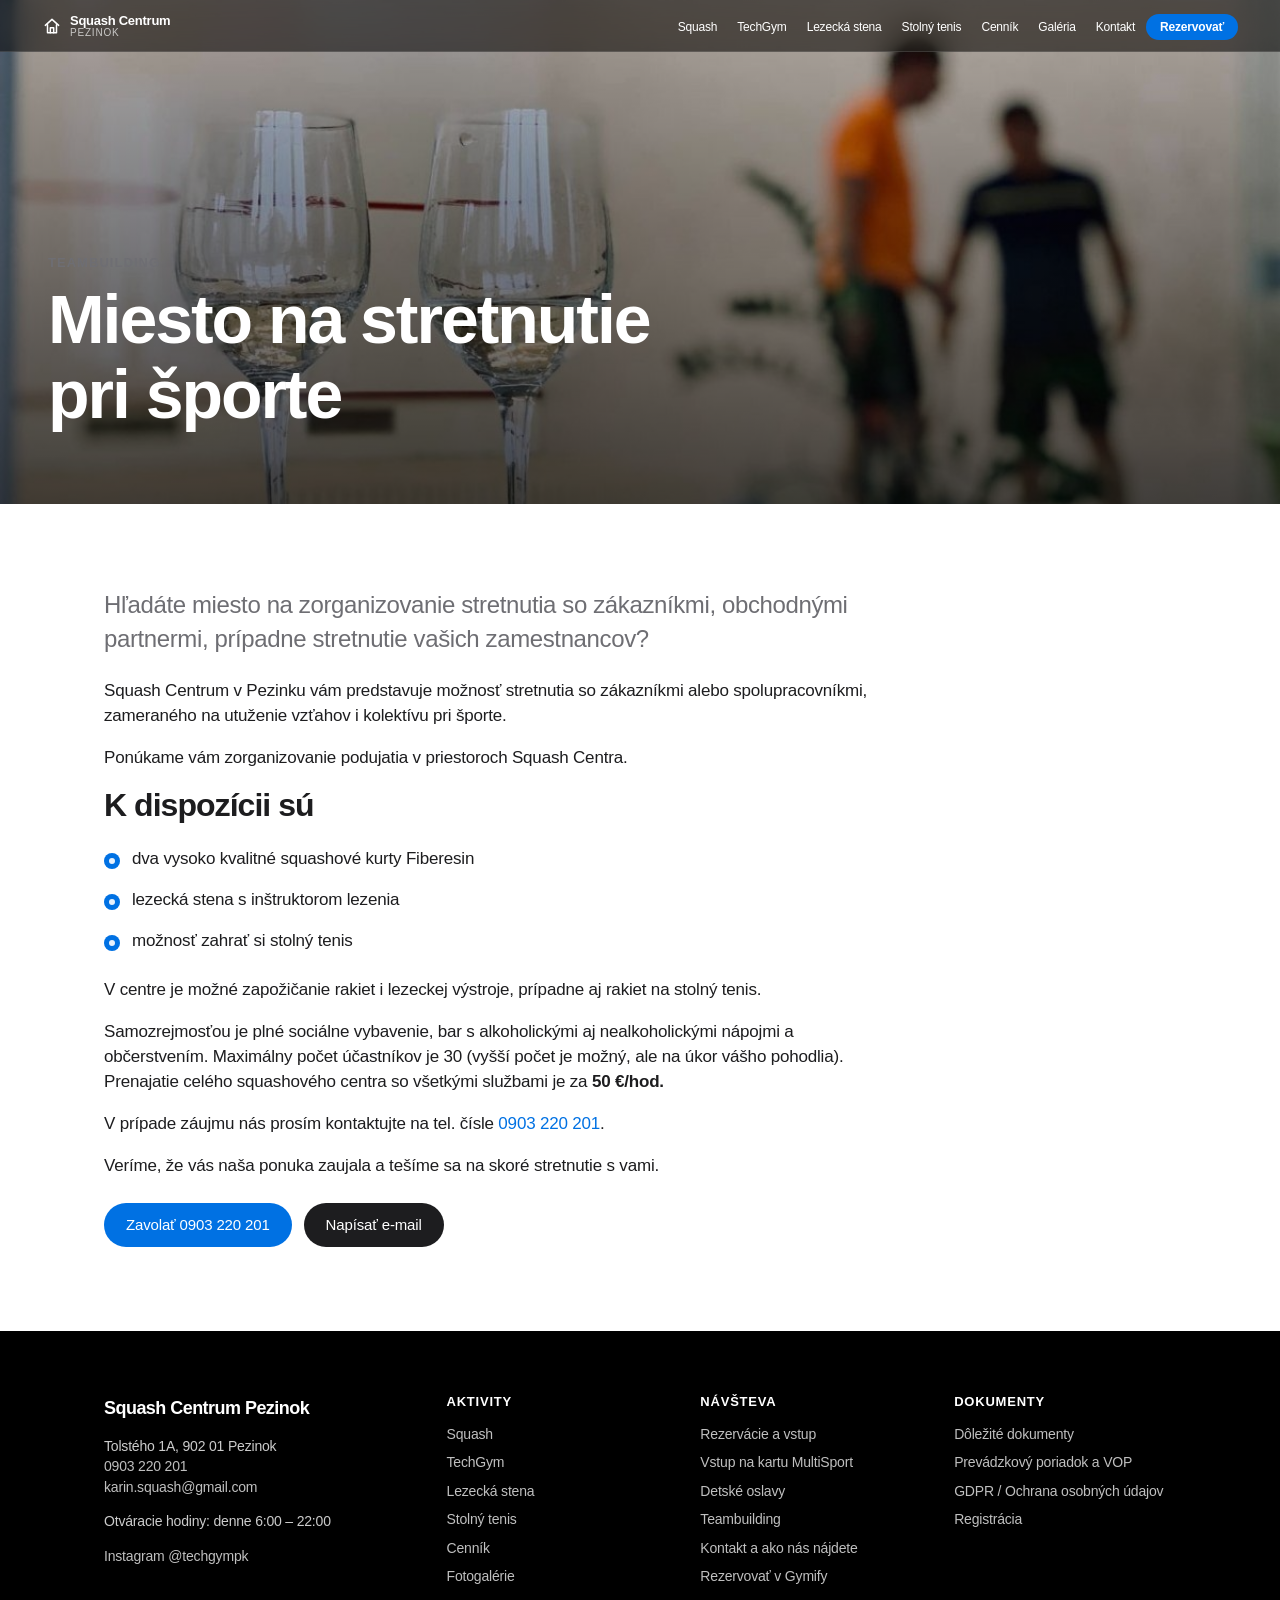
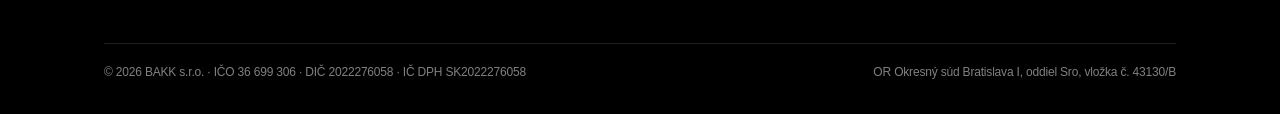
<file: teambuilding/index.html>
<!DOCTYPE html>
<html lang="sk">
<head>
  <meta charset="utf-8">
  <meta name="viewport" content="width=device-width, initial-scale=1">
  <title>Teambuilding · Squash Centrum Pezinok</title>
  <meta name="description" content="Teambuilding a firemné stretnutia v Squash Centre Pezinok. Prenájom celého centra 50 €/hod, maximálne 30 účastníkov.">
  <meta name="theme-color" content="#f5f5f7">
  <link rel="canonical" href="https://squashpk.sk/teambuilding/">
  <link rel="icon" type="image/png" sizes="48x48" href="/images/icons/favicon-48.png">
  <link rel="icon" type="image/png" sizes="192x192" href="/images/icons/favicon-192.png">
  <link rel="icon" href="/favicon.ico" sizes="any">
  <link rel="apple-touch-icon" sizes="180x180" href="/apple-touch-icon.png">
  <link rel="icon" type="image/svg+xml" href="/favicon.svg">
  <link rel="manifest" href="/site.webmanifest">
  <meta property="og:type" content="website">
  <meta property="og:locale" content="sk_SK">
  <meta property="og:site_name" content="Squash Centrum Pezinok">
  <meta property="og:title" content="Teambuilding · Squash Centrum Pezinok">
  <meta property="og:description" content="Teambuilding a firemné stretnutia v Squash Centre Pezinok. Prenájom celého centra 50 €/hod, maximálne 30 účastníkov.">
  <meta property="og:url" content="https://squashpk.sk/teambuilding/">
  <meta property="og:image" content="https://squashpk.sk/images/og.jpg">
  <meta property="og:image:width" content="1200">
  <meta property="og:image:height" content="630">
  <meta name="twitter:card" content="summary_large_image">
  <meta name="twitter:title" content="Teambuilding · Squash Centrum Pezinok">
  <meta name="twitter:description" content="Teambuilding a firemné stretnutia v Squash Centre Pezinok. Prenájom celého centra 50 €/hod, maximálne 30 účastníkov.">
  <meta name="twitter:image" content="https://squashpk.sk/images/og.jpg">
  <link rel="stylesheet" href="/css/style.css">
</head>
<body>
<a class="skip-link" href="#obsah">Preskočiť na obsah</a>
<header class="site-header">
  <div class="nav-wrap">
    <a class="brand" href="/" aria-label="Squash Centrum Pezinok – úvod">
      <svg class="brand-mark" viewBox="0 0 24 24" fill="none" stroke="currentColor" stroke-width="1.8" stroke-linecap="round" stroke-linejoin="round" aria-hidden="true">
        <path d="M4 11.2 12 4l8 7.2"/>
        <path d="M6.6 10.6V20h10.8V10.6"/>
        <path d="M10 20v-6h4v6"/>
      </svg>
      <span class="brand-text">
        <span class="brand-name">Squash Centrum</span>
        <span class="brand-sub">Pezinok</span>
      </span>
    </a>
    <button class="nav-toggle" type="button" aria-expanded="false" aria-controls="menu" aria-label="Otvoriť menu">
      <svg viewBox="0 0 24 24" fill="none" stroke="currentColor" stroke-width="1.8" aria-hidden="true"><path d="M4 7h16M4 12h16M4 17h16"/></svg>
    </button>
    <ul class="nav-links" id="menu">
      <li><a href="/squash/">Squash</a></li>
      <li><a href="/techgym/">TechGym</a></li>
      <li><a href="/lezecka-stena/">Lezecká stena</a></li>
      <li><a href="/stolny-tenis/">Stolný tenis</a></li>
      <li><a href="/cennik/">Cenník</a></li>
      <li><a href="/galeria/">Galéria</a></li>
      <li><a href="/kontakt/">Kontakt</a></li>
      <li><a class="btn-nav" href="https://gymify.sk/gym/squash-centrum/booking?hideDefaultHeader=0&preferredType=0" target="_blank" rel="noopener">Rezervovať</a></li>
    </ul>
  </div>
</header>
<main id="obsah">

<section class="page-hero" data-hero>
  <div class="hero-media" aria-hidden="true">
    <img src="/images/new/onas-standin-lounge.jpg" alt="Lounge a pohľad na kurty – vhodné aj na stretnutia tímu" width="1200" height="799" decoding="async" fetchpriority="high">
  </div>
  <div class="hero-content">
    <p class="eyebrow">Teambuilding</p>
    <h1>Miesto na stretnutie pri športe</h1>
  </div>
</section>

<section class="section section-white">
  <div class="wrap">
    <div class="prose">
      <p class="lead">Hľadáte miesto na zorganizovanie stretnutia so zákazníkmi, obchodnými partnermi, prípadne stretnutie vašich zamestnancov?</p>
      <p>Squash Centrum v Pezinku vám predstavuje možnosť stretnutia so zákazníkmi alebo spolupracovníkmi, zameraného na utuženie vzťahov i kolektívu pri športe.</p>
      <p>Ponúkame vám zorganizovanie podujatia v priestoroch Squash Centra.</p>
      <h3>K dispozícii sú</h3>
      <ul class="checklist">
        <li>dva vysoko kvalitné squashové kurty Fiberesin</li>
        <li>lezecká stena s inštruktorom lezenia</li>
        <li>možnosť zahrať si stolný tenis</li>
      </ul>
      <p>V centre je možné zapožičanie rakiet i lezeckej výstroje, prípadne aj rakiet na stolný tenis.</p>
      <p>Samozrejmosťou je plné sociálne vybavenie, bar s alkoholickými aj nealkoholickými nápojmi a občerstvením. Maximálny počet účastníkov je 30 (vyšší počet je možný, ale na úkor vášho pohodlia). Prenajatie celého squashového centra so všetkými službami je za <strong>50&nbsp;€/hod.</strong></p>
      <p>V prípade záujmu nás prosím kontaktujte na tel. čísle <a href="tel:+421903220201">0903 220 201</a>.</p>
      <p>Veríme, že vás naša ponuka zaujala a tešíme sa na skoré stretnutie s vami.</p>
      <div class="cta-row">
<a class="btn btn-primary" href="tel:+421903220201">Zavolať 0903 220 201</a>
<a class="btn btn-dark" href="/kontakt/">Napísať e-mail</a>
</div>
    </div>
  </div>
</section>

</main>
<footer class="site-footer">
  <div class="wrap">
    <div class="footer-grid">
      <div>
        <div class="footer-brand">Squash Centrum Pezinok</div>
        <p>Tolstého 1A, 902 01 Pezinok<br>
        <a href="tel:+421903220201">0903 220 201</a><br>
        <a href="mailto:karin.squash@gmail.com">karin.squash@gmail.com</a></p>
        <p>Otváracie hodiny: denne 6:00 – 22:00</p>
        <p>
          <a href="https://www.instagram.com/techgympk/" rel="noopener" target="_blank">Instagram @techgympk</a>
        </p>
      </div>
      <div>
        <h4>Aktivity</h4>
        <ul>
          <li><a href="/squash/">Squash</a></li>
          <li><a href="/techgym/">TechGym</a></li>
          <li><a href="/lezecka-stena/">Lezecká stena</a></li>
          <li><a href="/stolny-tenis/">Stolný tenis</a></li>
          <li><a href="/cennik/">Cenník</a></li>
          <li><a href="/galeria/">Fotogalérie</a></li>
        </ul>
      </div>
      <div>
        <h4>Návšteva</h4>
        <ul>
          <li><a href="/rezervacie/">Rezervácie a vstup</a></li>
          <li><a href="/multisport/">Vstup na kartu MultiSport</a></li>
          <li><a href="/oslavy/">Detské oslavy</a></li>
          <li><a href="/teambuilding/">Teambuilding</a></li>
          <li><a href="/kontakt/">Kontakt a ako nás nájdete</a></li>
          <li><a href="https://gymify.sk/gym/squash-centrum/booking?hideDefaultHeader=0&preferredType=0" target="_blank" rel="noopener">Rezervovať v Gymify</a></li>
        </ul>
      </div>
      <div>
        <h4>Dokumenty</h4>
        <ul>
          <li><a href="/dokumenty/">Dôležité dokumenty</a></li>
          <li><a href="/dokumenty/prevadzkovy-poriadok-a-vop.pdf">Prevádzkový poriadok a VOP</a></li>
          <li><a href="/dokumenty/gdpr.pdf">GDPR / Ochrana osobných údajov</a></li>
          <li><a href="https://client.gymify.app/sk?activeTab=register&gymUuid=ca8c86b3-9357-4e39-b32e-3185f0a0b3aa&gymName=Squash" target="_blank" rel="noopener">Registrácia</a></li>
        </ul>
      </div>
    </div>
    <div class="legal">
      <div>© 2026 BAKK s.r.o. · IČO 36 699 306 · DIČ 2022276058 · IČ DPH SK2022276058</div>
      <div>OR Okresný súd Bratislava I, oddiel Sro, vložka č. 43130/B</div>
    </div>
  </div>
</footer>
<script src="/js/main.js"></script>
</body>
</html>
</file>
<file: css/style.css>
/* Squash Centrum Pezinok — clean Apple-inspired static site */
:root {
  --bg: #f5f5f7;
  --bg-elevated: #ffffff;
  --bg-dark: #000000;
  --bg-dark-2: #1d1d1f;
  --text: #1d1d1f;
  --text-secondary: #6e6e73;
  --text-tertiary: #86868b;
  --text-on-dark: #f5f5f7;
  --accent: #0071e3;
  --accent-hover: #0077ed;
  --accent-soft: #e8f1fc;
  --gold: #c9a227;
  --line: rgba(0, 0, 0, 0.08);
  --line-strong: rgba(0, 0, 0, 0.16);
  --radius: 22px;
  --radius-sm: 14px;
  --radius-pill: 980px;
  --nav-h: 52px;
  --shadow: 0 8px 30px rgba(0, 0, 0, 0.08);
  --shadow-lg: 0 20px 50px rgba(0, 0, 0, 0.14);
  --max: 1120px;
  --font: -apple-system, BlinkMacSystemFont, "SF Pro Display", "SF Pro Text", "Segoe UI", Inter, Roboto, "Helvetica Neue", Arial, sans-serif;
  --ease: cubic-bezier(0.25, 0.1, 0.25, 1);
}

*,
*::before,
*::after { box-sizing: border-box; }

html {
  scroll-behavior: smooth;
  -webkit-text-size-adjust: 100%;
}

@media (prefers-reduced-motion: reduce) {
  html { scroll-behavior: auto; }
  *, *::before, *::after {
    animation-duration: 0.01ms !important;
    animation-iteration-count: 1 !important;
    transition-duration: 0.01ms !important;
  }
}

body {
  margin: 0;
  font-family: var(--font);
  font-size: 17px;
  line-height: 1.47;
  letter-spacing: -0.011em;
  color: var(--text);
  background: var(--bg);
  min-height: 100vh;
}

img, video, svg { max-width: 100%; height: auto; display: block; }
picture { display: block; max-width: 100%; }
img { object-fit: cover; }
a { color: var(--accent); text-decoration: none; }
a:hover { text-decoration: underline; }
a:focus-visible, button:focus-visible, summary:focus-visible {
  outline: 3px solid var(--accent);
  outline-offset: 3px;
}

.skip-link {
  position: absolute;
  left: 12px;
  top: 0;
  transform: translateY(-160%);
  clip-path: inset(50%);
  background: var(--accent);
  color: #fff;
  padding: 8px 14px;
  border-radius: 8px;
  z-index: 200;
}
.skip-link:focus,
.skip-link:focus-visible {
  top: 12px;
  transform: none;
  clip-path: none;
}

/* ---------- Nav ---------- */
.site-header {
  position: fixed;
  top: 0;
  left: 0;
  right: 0;
  z-index: 100;
  height: var(--nav-h);
  backdrop-filter: saturate(180%) blur(20px);
  -webkit-backdrop-filter: saturate(180%) blur(20px);
  background: rgba(251, 251, 253, 0.78);
  border-bottom: 1px solid var(--line);
  transition: background 0.25s var(--ease), border-color 0.25s var(--ease);
}
.site-header.is-over-hero {
  background: rgba(0, 0, 0, 0.55);
  border-bottom-color: rgba(255, 255, 255, 0.12);
}
.site-header.is-over-hero .brand,
.site-header.is-over-hero .nav-links a,
.site-header.is-over-hero .nav-toggle {
  color: #fff;
}
.site-header.is-over-hero .nav-links a:hover { color: #fff; opacity: 0.8; }

.nav-wrap {
  max-width: 1240px;
  height: var(--nav-h);
  margin: 0 auto;
  padding: 0 22px;
  display: flex;
  align-items: center;
  gap: 18px;
}
.brand {
  display: flex;
  flex-direction: row;
  align-items: center;
  gap: 8px;
  color: var(--text);
  text-decoration: none !important;
  line-height: 1.05;
  flex-shrink: 0;
}
.brand-mark {
  width: 20px;
  height: 20px;
  flex-shrink: 0;
  display: block;
}
.brand-text {
  display: flex;
  flex-direction: column;
  justify-content: center;
}
.brand-name {
  font-weight: 600;
  font-size: 13px;
  letter-spacing: -0.02em;
}
.brand-sub {
  font-size: 10px;
  font-weight: 500;
  letter-spacing: 0.08em;
  text-transform: uppercase;
  color: var(--text-secondary);
}
.site-header.is-over-hero .brand-sub { color: rgba(255,255,255,0.7); }

.nav-links {
  display: flex;
  align-items: center;
  gap: 2px;
  margin-left: auto;
  list-style: none;
  padding: 0;
}
.nav-links a {
  color: var(--text);
  text-decoration: none;
  font-size: 12px;
  font-weight: 500;
  padding: 6px 9px;
  border-radius: 8px;
  white-space: nowrap;
}
.nav-links a:hover { background: rgba(0,0,0,0.05); text-decoration: none; }
.site-header.is-over-hero .nav-links a:hover { background: rgba(255,255,255,0.12); }
.nav-links a[aria-current="page"] { font-weight: 600; }

.btn {
  display: inline-flex;
  align-items: center;
  justify-content: center;
  gap: 8px;
  border: 0;
  cursor: pointer;
  font-family: inherit;
  font-weight: 510;
  font-size: 15px;
  letter-spacing: -0.01em;
  border-radius: var(--radius-pill);
  padding: 11px 22px;
  text-decoration: none !important;
  transition: transform 0.2s var(--ease), background 0.2s var(--ease), box-shadow 0.2s var(--ease);
}
.btn:hover { transform: scale(1.02); }
.btn-primary { background: var(--accent); color: #fff; }
.btn-primary:hover { background: var(--accent-hover); }
.btn-dark { background: var(--text); color: #fff; }
.btn-dark:hover { background: #000; }
.btn-light { background: #fff; color: var(--text); }
.btn-ghost {
  background: transparent;
  color: inherit;
  box-shadow: inset 0 0 0 1.5px currentColor;
}
.btn-sm { font-size: 13px; padding: 7px 16px; }
.btn-nav {
  background: var(--accent);
  color: #fff !important;
  padding: 6px 14px !important;
  border-radius: var(--radius-pill) !important;
  font-size: 12px !important;
  font-weight: 600 !important;
}
.btn-nav:hover { background: var(--accent-hover) !important; opacity: 1 !important; }

.nav-toggle {
  display: none;
  margin-left: auto;
  background: none;
  border: 0;
  color: var(--text);
  width: 44px;
  height: 44px;
  border-radius: 10px;
  cursor: pointer;
}
.nav-toggle svg { width: 22px; height: 22px; margin: 0 auto; }

main { padding-top: var(--nav-h); }

/* ---------- Layout ---------- */
.wrap {
  max-width: var(--max);
  margin: 0 auto;
  padding: 0 24px;
}
.section { padding: 84px 0; }
.section-sm { padding: 56px 0; }
.section-dark {
  background: var(--bg-dark);
  color: var(--text-on-dark);
}
.section-white { background: var(--bg-elevated); }
.section-gray { background: var(--bg); }

.eyebrow {
  font-size: 13px;
  font-weight: 600;
  letter-spacing: 0.08em;
  text-transform: uppercase;
  color: var(--text-secondary);
  margin: 0 0 10px;
}
.section-dark .eyebrow { color: rgba(255,255,255,0.55); }
h1, h2, h3, h4 { letter-spacing: -0.03em; line-height: 1.1; margin: 0 0 16px; font-weight: 650; }
h1 { font-size: clamp(40px, 7vw, 80px); }
h2 { font-size: clamp(32px, 5vw, 52px); }
h3 { font-size: clamp(22px, 3vw, 32px); }
h4 { font-size: 21px; letter-spacing: -0.02em; }
.lead {
  font-size: clamp(19px, 2.2vw, 24px);
  line-height: 1.4;
  letter-spacing: -0.016em;
  color: var(--text-secondary);
  max-width: 38em;
}
.section-dark .lead { color: rgba(255,255,255,0.72); }
.prose { max-width: 46em; }
.prose p { margin: 0 0 1em; }
.prose p:last-child { margin-bottom: 0; }
.muted, .note { color: var(--text-secondary); }
.small { font-size: 14px; color: var(--text-secondary); }

/* ---------- Hero ---------- */
.hero {
  position: relative;
  margin-top: calc(-1 * var(--nav-h));
  min-height: 100svh;
  min-height: 100vh;
  display: flex;
  align-items: flex-end;
  color: #fff;
  overflow: hidden;
  background: #111;
}
.hero-media, .hero-media img, .hero-media picture, .hero-media picture img {
  position: absolute;
  inset: 0;
  width: 100%;
  height: 100%;
  object-fit: cover;
}
.hero-media img {
  height: 100% !important;
  width: 100% !important;
  max-width: none !important;
  object-fit: cover;
  object-position: center 42%;
}
.page-hero.hero-tt .hero-media img { object-position: center 48%; }
.hero-bg-tt {
  background-image: url("/images/sports/stolny-hero.jpg");
  background-size: cover;
  background-position: center 48%;
  background-color: #1a3a55;
}
.hero-collage-grid .tile-tt {
  background-color: #1a3a55;
  background-image: url("/images/sports/stolny-hero.jpg");
  background-size: cover;
  background-position: center 48%;
}

.hero-collage-grid {
  position: absolute;
  inset: 0;
  display: grid;
  grid-template-columns: 1.2fr 1fr;
  grid-template-rows: 1fr 1fr;
  gap: 3px;
  background: #000;
}
.hero-collage-grid .tile {
  position: relative;
  overflow: hidden;
  min-height: 0;
}
.hero-collage-grid picture,
.hero-collage-grid img {
  position: absolute;
  inset: 0;
  width: 100%;
  height: 100%;
  object-fit: cover;
}
.hero-collage-grid .tile-squash img { object-position: center 30%; }
.hero-collage-grid .tile-gym img { object-position: center 40%; }
.hero-collage-grid .tile-climb img { object-position: center 35%; }
.hero-collage-grid .tile-tt img { object-position: 78% 48%; }
.hero::after {
  content: "";
  position: absolute;
  inset: 0;
  background:
    linear-gradient(180deg,
      rgba(0,0,0,0.38) 0%,
      rgba(0,0,0,0.22) 32%,
      rgba(0,0,0,0.55) 58%,
      rgba(0,0,0,0.82) 82%,
      rgba(0,0,0,0.90) 100%);
  pointer-events: none;
  z-index: 1;
}
.hero-content {
  position: relative;
  z-index: 2;
  width: 100%;
  max-width: 1240px;
  margin: 0 auto;
  padding: 0 28px 72px;
}
.hero h1 {
  color: #fff;
  margin-bottom: 14px;
  max-width: 14ch;
  text-shadow: 0 2px 28px rgba(0,0,0,0.55);
}
.hero .lead {
  color: rgba(255,255,255,0.94);
  max-width: 28em;
  text-shadow: 0 1px 18px rgba(0,0,0,0.55);
}
.hero .eyebrow {
  color: rgba(255,255,255,0.9);
  text-shadow: 0 1px 12px rgba(0,0,0,0.5);
}
.hero-actions { display: flex; flex-wrap: wrap; gap: 12px; margin-top: 28px; }

.page-hero {
  position: relative;
  margin-top: calc(-1 * var(--nav-h));
  min-height: 56vh;
  display: flex;
  align-items: flex-end;
  color: #fff;
  overflow: hidden;
  background: #111;
}
.page-hero::after {
  content: "";
  position: absolute;
  inset: 0;
  background: linear-gradient(180deg, rgba(0,0,0,0.2), rgba(0,0,0,0.7));
  pointer-events: none;
}
.page-hero .hero-media img { object-position: center 28%; }
.page-hero .hero-content { padding-bottom: 56px; }
.page-hero h1 { font-size: clamp(36px, 6vw, 68px); max-width: 16ch; }

/* ---------- Cards ---------- */
.card-grid {
  display: grid;
  grid-template-columns: repeat(2, 1fr);
  gap: 20px;
}
.card-grid-4 { grid-template-columns: repeat(4, 1fr); }
.card-grid-3 { grid-template-columns: repeat(3, 1fr); }
.sport-card, .info-card, .price-card, .doc-card {
  background: var(--bg-elevated);
  border-radius: var(--radius);
  overflow: hidden;
  box-shadow: var(--shadow);
  display: flex;
  flex-direction: column;
  color: inherit;
  text-decoration: none !important;
  transition: transform 0.3s var(--ease), box-shadow 0.3s var(--ease);
}
a.sport-card:hover, a.info-card:hover {
  transform: translateY(-4px);
  box-shadow: var(--shadow-lg);
}
.sport-card .thumb {
  aspect-ratio: 4/3;
  overflow: hidden;
  background: #eee;
}
.sport-card .thumb picture {
  width: 100%;
  height: 100%;
  display: block;
}
.sport-card .thumb img,
.sport-card .thumb picture img {
  width: 100%;
  height: 100%;
  object-fit: cover;
  display: block;
}
.sport-card .body, .info-card .body { padding: 22px 24px 24px; }
.sport-card h3 { margin-bottom: 8px; }
.sport-card p { margin: 0 0 16px; color: var(--text-secondary); font-size: 15px; }
.card-cta { font-weight: 600; font-size: 14px; color: var(--accent); }

.info-card { padding: 28px; }
.info-card h3 { margin-bottom: 10px; }

/* ---------- Split ---------- */
.split {
  display: grid;
  grid-template-columns: 1.05fr 0.95fr;
  gap: 48px;
  align-items: center;
}
.split.reverse { grid-template-columns: 0.95fr 1.05fr; }
.split.reverse .split-media { order: 2; }
.split-media {
  border-radius: var(--radius);
  overflow: hidden;
  box-shadow: var(--shadow);
  background: #eee;
}
.split-media picture { width: 100%; display: block; }
.split-media img, .split-media picture img {
  width: 100%;
  height: 100%;
  aspect-ratio: 4/3;
  object-fit: cover;
  display: block;
}
.split-media.portrait img,
.split-media.portrait picture img { aspect-ratio: 3/4; }

/* ---------- Feature list ---------- */
.feature-list {
  display: grid;
  grid-template-columns: 1fr 1fr;
  gap: 22px 28px;
  margin: 28px 0 0;
  padding: 0;
  list-style: none;
}
.feature-list li {
  background: var(--bg-elevated);
  border-radius: var(--radius-sm);
  padding: 22px;
  box-shadow: var(--shadow);
}
.feature-list h3, .feature-list h4 { font-size: 18px; margin-bottom: 8px; }
.feature-list p { margin: 0; color: var(--text-secondary); font-size: 15px; }

.checklist { list-style: none; padding: 0; margin: 16px 0; }
.checklist li {
  position: relative;
  padding: 8px 0 8px 28px;
}
.checklist li::before {
  content: "";
  position: absolute;
  left: 0;
  top: 14px;
  width: 16px;
  height: 16px;
  border-radius: 50%;
  background: var(--accent-soft);
  box-shadow: inset 0 0 0 5px var(--accent);
}

/* ---------- Tables / cennik ---------- */
.price-block { margin: 36px 0 56px; }
.price-block h3 { margin-bottom: 6px; }
.price-block .intro { color: var(--text-secondary); margin: 0 0 16px; }

.table-wrap {
  overflow-x: auto;
  background: var(--bg-elevated);
  border-radius: var(--radius);
  box-shadow: var(--shadow);
}
table.prices {
  width: 100%;
  border-collapse: collapse;
  font-size: 15px;
  min-width: 520px;
}
table.prices th,
table.prices td {
  text-align: left;
  padding: 14px 18px;
  border-bottom: 1px solid var(--line);
  vertical-align: top;
}
table.prices th {
  font-size: 12px;
  letter-spacing: 0.04em;
  text-transform: uppercase;
  color: var(--text-secondary);
  font-weight: 600;
  background: #fbfbfd;
}
table.prices tr:last-child td { border-bottom: 0; }
table.prices td:last-child,
table.prices th:last-child { text-align: right; font-variant-numeric: tabular-nums; font-weight: 600; }
table.prices td.desc { font-weight: 400; color: var(--text-secondary); text-align: left; }
table.prices .flag {
  display: inline-block;
  font-size: 11px;
  font-weight: 600;
  letter-spacing: 0.02em;
  background: #fff4d6;
  color: #7a5b00;
  border-radius: 6px;
  padding: 2px 7px;
  margin-left: 8px;
  vertical-align: middle;
}
.price-note {
  font-size: 13px;
  color: var(--text-secondary);
  margin: 12px 0 0;
}

/* ---------- Accordion ---------- */
.faq { display: grid; gap: 10px; }
.faq details {
  background: var(--bg-elevated);
  border-radius: var(--radius-sm);
  box-shadow: var(--shadow);
  padding: 0 22px;
}
.faq summary {
  cursor: pointer;
  font-weight: 600;
  font-size: 17px;
  letter-spacing: -0.02em;
  padding: 18px 0;
  list-style: none;
  display: flex;
  justify-content: space-between;
  align-items: center;
  gap: 12px;
}
.faq summary::-webkit-details-marker { display: none; }
.faq summary::after {
  content: "+";
  font-weight: 400;
  font-size: 24px;
  color: var(--text-tertiary);
  line-height: 1;
}
.faq details[open] summary::after { content: "–"; }
.faq details p, .faq details li { color: var(--text-secondary); }
.faq details .faq-body { padding: 0 0 18px; }

/* ---------- Gallery ---------- */
.gallery-grid {
  display: grid;
  grid-template-columns: repeat(4, 1fr);
  gap: 10px;
}
.gallery-grid a {
  border-radius: 14px;
  overflow: hidden;
  background: #eee;
  aspect-ratio: 1;
  display: block;
}
.gallery-grid img,
.gallery-grid picture,
.gallery-grid picture img {
  width: 100%;
  height: 100%;
  object-fit: cover;
  transition: transform 0.4s var(--ease);
}
.gallery-grid a:hover img { transform: scale(1.04); }

/* Lightbox */
.lb {
  position: fixed;
  inset: 0;
  background: rgba(0,0,0,0.92);
  display: none;
  align-items: center;
  justify-content: center;
  z-index: 300;
  padding: 24px;
}
.lb.is-open { display: flex; }
.lb img { max-width: min(1200px, 92vw); max-height: 88vh; width: auto; height: auto; border-radius: 8px; }
.lb-close, .lb-prev, .lb-next {
  position: absolute;
  background: rgba(255,255,255,0.12);
  color: #fff;
  border: 0;
  width: 48px;
  height: 48px;
  border-radius: 50%;
  cursor: pointer;
  font-size: 24px;
}
.lb-close { top: 16px; right: 16px; }
.lb-prev { left: 16px; top: 50%; transform: translateY(-50%); }
.lb-next { right: 16px; top: 50%; transform: translateY(-50%); }

/* ---------- Contact / map ---------- */
.contact-grid {
  display: grid;
  grid-template-columns: 0.9fr 1.1fr;
  gap: 28px;
  align-items: stretch;
}
.hours {
  width: 100%;
  border-collapse: collapse;
}
.hours td { padding: 8px 0; border-bottom: 1px solid var(--line); }
.hours td:last-child { text-align: right; font-variant-numeric: tabular-nums; font-weight: 600; }
.hours tr:last-child td { border-bottom: 0; }
.map-frame {
  border: 0;
  border-radius: var(--radius);
  width: 100%;
  height: 100%;
  min-height: 360px;
  box-shadow: var(--shadow);
  filter: grayscale(0.15);
}

/* ---------- Footer ---------- */
.site-footer {
  background: var(--bg-dark);
  color: rgba(255,255,255,0.8);
  padding: 64px 0 32px;
  font-size: 14px;
}
.footer-grid {
  display: grid;
  grid-template-columns: 1.4fr 1fr 1fr 1fr;
  gap: 32px;
  margin-bottom: 48px;
}
.site-footer h4 { color: #fff; font-size: 13px; letter-spacing: 0.06em; text-transform: uppercase; margin-bottom: 14px; }
.site-footer a { color: rgba(255,255,255,0.75); }
.site-footer a:hover { color: #fff; }
.site-footer ul { list-style: none; padding: 0; margin: 0; }
.site-footer li { margin: 0 0 8px; }
.footer-brand { color: #fff; font-weight: 650; font-size: 18px; letter-spacing: -0.03em; margin-bottom: 8px; }
.legal {
  border-top: 1px solid rgba(255,255,255,0.12);
  padding-top: 20px;
  color: rgba(255,255,255,0.5);
  font-size: 12px;
  display: flex;
  flex-wrap: wrap;
  gap: 8px 20px;
  justify-content: space-between;
}

.cta-row { display: flex; flex-wrap: wrap; gap: 12px; margin-top: 24px; }
.kicker { font-size: 21px; letter-spacing: -0.02em; font-weight: 500; margin: 0 0 24px; }

/* ---------- Utility ---------- */
.center { text-align: center; }
.center .lead, .center .prose { margin-left: auto; margin-right: auto; }
.mb-0 { margin-bottom: 0; }
.mt-s { margin-top: 16px; }
.mt-l { margin-top: 36px; }

.page-intro {
  padding-top: 72px;
  padding-bottom: 32px;
}
.page-intro-compact {
  padding-top: 88px;
  padding-bottom: 12px;
}
.page-intro-compact h1 { margin-bottom: 0; }
.section.page-intro-compact + .section { padding-top: 32px; }
.sr-only {
  position: absolute; width: 1px; height: 1px; padding: 0; margin: -1px;
  overflow: hidden; clip: rect(0,0,0,0); white-space: nowrap; border: 0;
}

.badge {
  display: inline-flex;
  align-items: center;
  gap: 6px;
  font-size: 12px;
  font-weight: 600;
  letter-spacing: 0.04em;
  text-transform: uppercase;
  background: var(--accent-soft);
  color: var(--accent);
  border-radius: var(--radius-pill);
  padding: 4px 10px;
  margin-bottom: 12px;
}

.app-links { display: flex; flex-wrap: wrap; gap: 10px; margin-top: 12px; }
.app-links a { font-size: 14px; font-weight: 600; }

.uncertain {
  background: #fff8e6;
  border-left: 3px solid #e0a800;
  padding: 12px 16px;
  border-radius: 8px;
  font-size: 14px;
  color: #5c4a00;
  margin: 12px 0;
}

/* ---------- Responsive ---------- */
@media (max-width: 1024px) {
  .card-grid-4 { grid-template-columns: repeat(2, 1fr); }
  .gallery-grid { grid-template-columns: repeat(3, 1fr); }
  .footer-grid { grid-template-columns: 1fr 1fr; }
  .nav-links a { padding: 6px 7px; font-size: 11.5px; }
}

@media (max-width: 860px) {
  .nav-toggle { display: inline-flex; align-items: center; justify-content: center; }
  .nav-links {
    display: none;
    position: fixed;
    top: var(--nav-h);
    left: 0; right: 0;
    background: rgba(251,251,253,0.98);
    backdrop-filter: blur(20px);
    flex-direction: column;
    align-items: stretch;
    padding: 12px 16px 24px;
    gap: 4px;
    margin: 0;
    box-shadow: var(--shadow);
    max-height: calc(100svh - var(--nav-h));
    overflow: auto;
  }
  .nav-links.is-open { display: flex; }
  .nav-links a, .nav-links .btn-nav {
    font-size: 17px !important;
    padding: 12px 14px !important;
    border-radius: 10px !important;
    color: var(--text) !important;
  }
  .nav-links .btn-nav {
    background: var(--accent) !important;
    color: #fff !important;
    text-align: center;
    margin-top: 8px;
  }
  .site-header.is-over-hero .nav-links a { color: var(--text) !important; }
  body.nav-open { overflow: hidden; }

  .card-grid, .card-grid-3, .card-grid-4,
  .split, .split.reverse,
  .contact-grid, .feature-list { grid-template-columns: 1fr; }
  .split.reverse .split-media { order: 0; }
  .gallery-grid { grid-template-columns: repeat(2, 1fr); }
  .section { padding: 64px 0; }
  .hero-content { padding: 0 20px 48px; }
  .hero { min-height: 100svh; }
  .hero-collage-grid .tile-squash img { object-position: center 22%; }
  .hero-collage-grid .tile-gym img { object-position: center 35%; }
  .hero-collage-grid .tile-climb img { object-position: center 25%; }
  .hero-collage-grid .tile-tt {
    background-position: 80% 45%;
  }
  .hero-collage-grid .tile-tt img { object-position: 80% 45%; }
  .page-hero .hero-media img { object-position: center 22%; }
  .footer-grid { grid-template-columns: 1fr; gap: 28px; }
}

@media (min-width: 1440px) {
  .wrap { max-width: 1180px; }
}


@media (max-width: 860px) {
  table.prices { min-width: 0; font-size: 13px; }
  table.prices th, table.prices td { padding: 10px 10px; }
  table.prices td:last-child, table.prices th:last-child { white-space: nowrap; }
  .table-wrap {
    overflow-x: auto;
    -webkit-overflow-scrolling: touch;
    box-shadow: var(--shadow);
  }
  .nav-links .btn-nav { width: 100%; }
}


/* ===== Proposal only: modern home hero + activity chips + compact O nás ===== */

.hero-modern {
  min-height: calc(100svh - 88px);
  min-height: calc(100vh - 88px);
}
.hero-modern .hero-media img {
  object-position: 20% 45%;
}
.hero-modern.hero-light .hero-media img {
  object-position: center;
}
.hero-modern.hero-light {
  color: #1d1d1f;
  background: #f5f5f7;
}
.hero-modern.hero-light::after {
  background:
    linear-gradient(to top,
      rgba(255,255,255,0.82) 0%,
      rgba(255,255,255,0.50) 26%,
      rgba(255,255,255,0.14) 52%,
      rgba(255,255,255,0.00) 72%);
}
.hero-modern.hero-light h1,
.hero-modern.hero-light .lead,
.hero-modern.hero-light .eyebrow {
  color: #1d1d1f;
  text-shadow: none;
}
.hero-modern.hero-light .lead {
  color: #3d3d3f;
}
.hero-modern.hero-light .eyebrow {
  color: #6e6e73;
}
.hero-modern.hero-light .btn-light {
  background: #fff;
  color: #1d1d1f;
  box-shadow: 0 0 0 1px rgba(0,0,0,0.10), 0 1px 2px rgba(0,0,0,0.06);
}
/* Light frosted nav over the bright home hero */
body:has(.hero-modern.hero-light) .site-header.is-over-hero {
  background: rgba(251, 251, 253, 0.82);
  border-bottom-color: var(--line);
}
body:has(.hero-modern.hero-light) .site-header.is-over-hero .brand,
body:has(.hero-modern.hero-light) .site-header.is-over-hero .nav-links a,
body:has(.hero-modern.hero-light) .site-header.is-over-hero .nav-toggle {
  color: var(--text);
}
body:has(.hero-modern.hero-light) .site-header.is-over-hero .brand-sub {
  color: var(--text-secondary);
}
body:has(.hero-modern.hero-light) .site-header.is-over-hero .nav-links a:hover {
  color: var(--text);
  opacity: 1;
  background: rgba(0,0,0,0.05);
}

/* Desktop-only floating sport cards — sit beside the photo, never over the copy */
.hero-sport-float {
  display: none;
}
.activity-chip .chip-photo { display: none; }
.hero-modern h1 {
  max-width: 14ch;
  font-size: clamp(40px, 7vw, 76px);
}
.hero-modern .lead {
  max-width: 26em;
}

.activity-chips {
  background: var(--bg-elevated);
  border-bottom: 1px solid var(--line);
}
.chips-row {
  display: grid;
  grid-template-columns: repeat(4, 1fr);
  gap: 8px;
  padding: 14px 0 16px;
}
.activity-chip {
  display: flex;
  align-items: center;
  justify-content: center;
  gap: 10px;
  padding: 14px 12px;
  border-radius: 16px;
  color: var(--text);
  text-decoration: none !important;
  font-weight: 600;
  font-size: 15px;
  letter-spacing: -0.02em;
  transition: background 0.2s var(--ease), transform 0.2s var(--ease);
}
.activity-chip:hover {
  background: var(--bg);
}
.activity-chip svg {
  width: 22px;
  height: 22px;
  flex-shrink: 0;
  color: var(--accent);
}

.about-intro {
  margin-bottom: 28px;
}
.about-visual {
  border-radius: var(--radius);
  overflow: hidden;
  margin: 0 0 28px;
  aspect-ratio: 16/7;
  background: #eee;
}
.about-visual img {
  width: 100%;
  height: 100%;
  object-fit: cover;
  object-position: 50% 60%;
  display: block;
}
.about-tiles {
  display: grid;
  grid-template-columns: repeat(3, 1fr);
  gap: 12px;
}
.about-tile {
  display: flex;
  flex-direction: column;
  gap: 6px;
  padding: 20px 22px 22px;
  background: var(--bg);
  border-radius: 18px;
  color: inherit;
  text-decoration: none !important;
  transition: transform 0.25s var(--ease), background 0.25s var(--ease);
}
.about-tile:hover { transform: translateY(-2px); background: #ececef; }
.about-tile strong {
  font-size: 17px;
  letter-spacing: -0.02em;
}
.about-tile span {
  font-size: 14px;
  line-height: 1.4;
  color: var(--text-secondary);
}
.about-contact {
  margin: 28px 0 0;
  font-size: 15px;
  color: var(--text-secondary);
}
.about-contact a {
  color: var(--accent);
  text-decoration: none !important;
  font-weight: 500;
}

@media (max-width: 860px) {
  .hero-modern {
    min-height: 54svh;
    min-height: 54vh;
  }
  .hero-modern .hero-media img { object-position: 22% 40%; }
  .hero-sport-float { display: none !important; }
  .chips-row {
    grid-template-columns: repeat(2, 1fr);
    padding: 12px 0 16px;
    gap: 10px;
  }
  .activity-chip {
    flex-direction: column;
    align-items: stretch;
    justify-content: flex-start;
    gap: 0;
    padding: 0;
    overflow: hidden;
    background: var(--bg-elevated);
    box-shadow: var(--shadow);
    border-radius: 16px;
    font-size: 14px;
  }
  .activity-chip .chip-photo {
    display: block;
    aspect-ratio: 16 / 10;
    overflow: hidden;
    background: #eee;
  }
  .activity-chip .chip-photo img {
    width: 100%;
    height: 100%;
    object-fit: cover;
    display: block;
  }
  .activity-chip svg {
    display: none;
  }
  .activity-chip > span:not(.chip-photo) {
    padding: 10px 12px 11px;
    text-align: center;
  }
  .about-visual { aspect-ratio: 16/9; }
  .about-tiles { grid-template-columns: 1fr; }
}


/* ===== Proposal only: O nás accordion + photo ===== */
.about-split { align-items: start; }
.about-interactive { min-width: 0; }
.about-interactive > p {
  margin: 0 0 22px;
  font-size: 18px;
  line-height: 1.5;
  color: var(--text-secondary);
  max-width: 42em;
}
.about-accordion { display: flex; flex-direction: column; gap: 8px; }
.about-acc {
  background: var(--bg);
  border-radius: 16px;
  overflow: hidden;
}
.about-acc-btn {
  width: 100%;
  display: flex;
  align-items: center;
  gap: 12px;
  padding: 16px 18px;
  border: 0;
  background: transparent;
  color: var(--text);
  font: inherit;
  font-weight: 600;
  font-size: 16px;
  letter-spacing: -0.02em;
  text-align: left;
  cursor: pointer;
}
.about-acc-btn:hover { background: rgba(0,0,0,0.03); }
.about-acc-btn:focus-visible { outline: 2px solid var(--accent); outline-offset: -2px; }
.about-acc-btn svg:first-child {
  width: 22px;
  height: 22px;
  flex-shrink: 0;
  color: var(--accent);
}
.about-acc-title { flex: 1; min-width: 0; }
.about-acc-chevron {
  width: 18px;
  height: 18px;
  flex-shrink: 0;
  color: var(--text-secondary);
  transition: transform 0.3s var(--ease);
}
.about-acc.is-open .about-acc-chevron { transform: rotate(180deg); }
.about-acc-panel {
  display: grid;
  grid-template-rows: 0fr;
  transition: grid-template-rows 0.35s var(--ease);
}
.about-acc.is-open .about-acc-panel { grid-template-rows: 1fr; }
.about-acc-inner { overflow: hidden; }
.about-acc-inner p {
  margin: 0;
  padding: 0 18px 18px 52px;
  font-size: 16px;
  line-height: 1.55;
  color: var(--text-secondary);
}
.about-split .split-media img { object-position: center 40%; }

@media (max-width: 860px) {
  .about-acc-inner p { padding-left: 18px; }
  .about-acc-title { font-size: 15px; }
}

@media (min-width: 861px) {
  .about-split .split-media { position: sticky; top: 80px; }
}

/* Proposal only: squash page hero — keep player head below the nav */
.page-hero.hero-from-behind .hero-media img {
  object-position: center 42%;
}

/* Proposal only: keep the climber visible in the wide desktop hero */
.page-hero.hero-lezecka .hero-media img {
  object-position: 68% 56%;
}


@media (min-width: 861px) {
  .hero-sport-float {
    display: flex;
    flex-direction: column;
    gap: 14px;
    position: absolute;
    right: max(28px, calc((100vw - 1240px) / 2 + 8px));
    top: calc(var(--nav-h) + 28px);
    bottom: 36px;
    width: min(340px, 26vw);
    z-index: 3;
    pointer-events: auto;
  }
  .hero-sport-float a {
    flex: 1 1 0;
    min-height: 0;
    position: relative;
    display: block;
    border-radius: 20px;
    overflow: hidden;
    box-shadow: 0 10px 28px rgba(0,0,0,0.16);
    color: #fff;
    text-decoration: none !important;
  }
  .hero-sport-float img {
    width: 100%;
    height: 100%;
    object-fit: cover;
    display: block;
  }
  .hero-sport-float a:nth-child(3) img { object-position: center 48%; }
  .hero-sport-float span {
    position: absolute;
    left: 12px;
    top: 12px;
    padding: 6px 12px 6px 10px;
    border-radius: 980px;
    background: rgba(20,20,22,0.42);
    backdrop-filter: blur(14px) saturate(1.2);
    -webkit-backdrop-filter: blur(14px) saturate(1.2);
    border: 1px solid rgba(255,255,255,0.16);
    font-size: 14px;
    font-weight: 600;
    letter-spacing: -0.02em;
    line-height: 1.2;
  }
  .hero-modern.hero-light .hero-content {
    padding-right: max(28px, calc(min(340px, 26vw) + 56px));
  }
}

@media (max-width: 860px) {
  .hero-modern.hero-light .hero-content {
    padding: 0 20px 28px;
  }
  .hero-modern.hero-light h1 {
    font-size: clamp(34px, 9vw, 48px);
  }
}

@media (max-width: 370px) {
  .hero-modern {
    min-height: 50svh;
    min-height: 50vh;
  }
  .hero-modern.hero-light .cta-row {
    gap: 8px;
    flex-wrap: nowrap;
  }
  .hero-modern.hero-light .cta-row .btn {
    flex: 1 1 0;
    padding: 11px 8px;
    font-size: 13px;
    white-space: nowrap;
  }
}

/* ===== Proposal only: Apple-like mobile home (does not affect desktop) ===== */
@media (max-width: 860px) {
  .wrap { padding: 0 20px; }
  .nav-wrap { padding: 0 20px; }
  .section { padding: 56px 0; }
  .section h2 {
    font-weight: 700;
    letter-spacing: -0.04em;
    line-height: 1.08;
  }
  .section .lead {
    line-height: 1.47;
    color: var(--text-secondary);
  }

  /* Mobile: full-bleed photo behind the text, players visible below */
  .hero-modern.hero-light {
    display: flex;
    flex-direction: column;
    align-items: stretch;
    justify-content: flex-start;
    min-height: 85svh;
    min-height: 85vh;
    margin-top: calc(-1 * var(--nav-h));
    overflow: hidden;
    background: #f5f5f7;
    color: #1d1d1f;
  }
  .hero-modern.hero-light::after {
    display: block;
    background:
      linear-gradient(to bottom,
        rgba(255,255,255,0.94) 0%,
        rgba(255,255,255,0.86) 16%,
        rgba(255,255,255,0.62) 32%,
        rgba(255,255,255,0.22) 48%,
        rgba(255,255,255,0.04) 64%,
        rgba(255,255,255,0.00) 78%);
  }

  .hero-modern.hero-light .hero-content {
    order: 0;
    position: relative;
    z-index: 2;
    width: 100%;
    max-width: none;
    margin: 0;
    padding: calc(var(--nav-h) + 20px) 20px 28px;
  }
  .hero-modern.hero-light .eyebrow {
    font-size: 12px;
    font-weight: 600;
    letter-spacing: 0.12em;
    color: var(--text-tertiary);
    margin: 0 0 12px;
  }
  .hero-modern.hero-light h1 {
    font-size: clamp(42px, 11.5vw, 54px);
    font-weight: 700;
    letter-spacing: -0.048em;
    line-height: 1.02;
    margin: 0 0 16px;
    max-width: none;
    color: var(--text);
  }
  .hero-modern.hero-light .lead {
    font-size: clamp(17px, 4.5vw, 19px);
    line-height: 1.47;
    letter-spacing: -0.011em;
    color: var(--text-secondary);
    max-width: none;
    margin: 0;
  }
  .hero-modern.hero-light .cta-row {
    display: flex;
    flex-wrap: nowrap;
    gap: 10px;
    margin-top: 28px;
  }
  .hero-modern.hero-light .cta-row .btn {
    flex: 1 1 0;
    padding: 14px 16px;
    font-size: 16px;
    font-weight: 510;
    white-space: nowrap;
  }

  .hero-modern.hero-light .hero-media {
    order: 0;
    position: absolute;
    inset: 0;
    width: 100%;
    height: 100%;
    margin: 0;
    border-radius: 0;
    overflow: hidden;
    aspect-ratio: auto;
    background: #e8e8ed;
    box-shadow: none;
  }
  .hero-modern.hero-light .hero-media picture,
  .hero-modern.hero-light .hero-media picture img,
  .hero-modern.hero-light .hero-media img {
    position: absolute;
    inset: 0;
    width: 100% !important;
    height: 100% !important;
    max-width: none !important;
    object-fit: cover;
    object-position: center bottom;
  }

  /* 2×2 activity cards: clearly below the hero, centered, not touching the photo */
  .activity-chips {
    background: var(--bg);
    border-bottom: 0;
    padding: 32px 0 8px;
  }
  .chips-row {
    display: grid;
    grid-template-columns: repeat(2, minmax(0, 1fr));
    justify-content: center;
    width: 100%;
    max-width: 100%;
    margin-left: auto;
    margin-right: auto;
    padding: 0 20px 28px;
    gap: 12px;
    box-sizing: border-box;
  }
  .activity-chip {
    border-radius: 20px;
    box-shadow: 0 4px 18px rgba(0, 0, 0, 0.06);
    background: var(--bg-elevated);
  }
  .activity-chip > span:not(.chip-photo) {
    padding: 12px 12px 14px;
    font-size: 15px;
    font-weight: 600;
    letter-spacing: -0.02em;
    color: var(--text);
  }

  /* O nás accordion and photo */
  .about-interactive > p {
    font-size: 17px;
    line-height: 1.47;
    color: var(--text-secondary);
    margin: 0 0 24px;
  }
  .about-accordion { gap: 10px; }
  .about-acc {
    border-radius: 18px;
    background: var(--bg);
  }
  .about-acc-btn {
    padding: 16px 18px;
    font-size: 16px;
    letter-spacing: -0.022em;
  }
  .about-acc-inner p {
    padding: 0 18px 18px 18px;
    font-size: 16px;
    line-height: 1.5;
  }
  .about-split { gap: 28px; }
  .about-split .split-media,
  .about-visual {
    border-radius: 22px;
  }

  /* Sport / info cards */
  .card-grid { gap: 16px; }
  .sport-card,
  .info-card,
  .price-card,
  .doc-card {
    border-radius: 20px;
    box-shadow: 0 4px 18px rgba(0, 0, 0, 0.06);
  }
  .sport-card .body,
  .info-card .body { padding: 20px; }
  .info-card { padding: 20px; }
  .section .cta-row {
    flex-direction: column;
    align-items: stretch;
    gap: 10px;
  }
  .section .cta-row .btn {
    flex: 0 0 auto;
    width: 100%;
    text-align: center;
  }

  /* Footer */
  .site-footer { padding: 48px 0 28px; }
  .site-footer li { margin: 0 0 10px; }
  .site-footer a { font-size: 15px; }
  .legal { gap: 10px 20px; }
}

@media (max-width: 370px) {
  .hero-modern.hero-light {
    min-height: 85svh;
    min-height: 85vh;
  }
  .hero-modern.hero-light h1 {
    font-size: 40px;
  }
  .hero-modern.hero-light .cta-row {
    gap: 8px;
    flex-wrap: nowrap;
  }
  .hero-modern.hero-light .cta-row .btn {
    flex: 1 1 0;
    padding: 12px 8px;
    font-size: 14px;
    white-space: nowrap;
  }
  .hero-modern.hero-light .hero-media {
    border-radius: 0;
  }
}

/* ===== Proposal only: Apple-style intro photo (Kontakt, Cenník) ===== */
.page-intro-with-photo {
  padding-top: 72px;
  padding-bottom: 40px;
}
.page-intro-with-photo.page-intro-compact,
.section.page-intro-with-photo + .section { padding-top: 40px; }
.section.page-intro-with-photo + .section { padding-top: 48px; }
.intro-photo-grid {
  display: grid;
  grid-template-columns: minmax(0, 1fr) minmax(0, 1.15fr);
  gap: 40px 56px;
  align-items: center;
}
.intro-photo-copy { min-width: 0; }
.intro-photo-copy h1 { margin-bottom: 16px; }
.intro-photo-copy .lead { margin: 0; max-width: 22em; }
.intro-photo {
  margin: 0;
  border-radius: 28px;
  overflow: hidden;
  background: #eee;
  box-shadow: 0 8px 28px rgba(0, 0, 0, 0.08);
}
.intro-photo img {
  width: 100%;
  height: auto;
  aspect-ratio: 4 / 3;
  object-fit: cover;
  object-position: center 55%;
  display: block;
}
@media (max-width: 860px) {
  .page-intro-with-photo { padding-top: 36px; padding-bottom: 28px; }
  .intro-photo-grid {
    grid-template-columns: 1fr;
    gap: 24px;
  }
  .intro-photo { border-radius: 24px; }
  .intro-photo-copy h1 { margin-bottom: 12px; }
}
</file>
